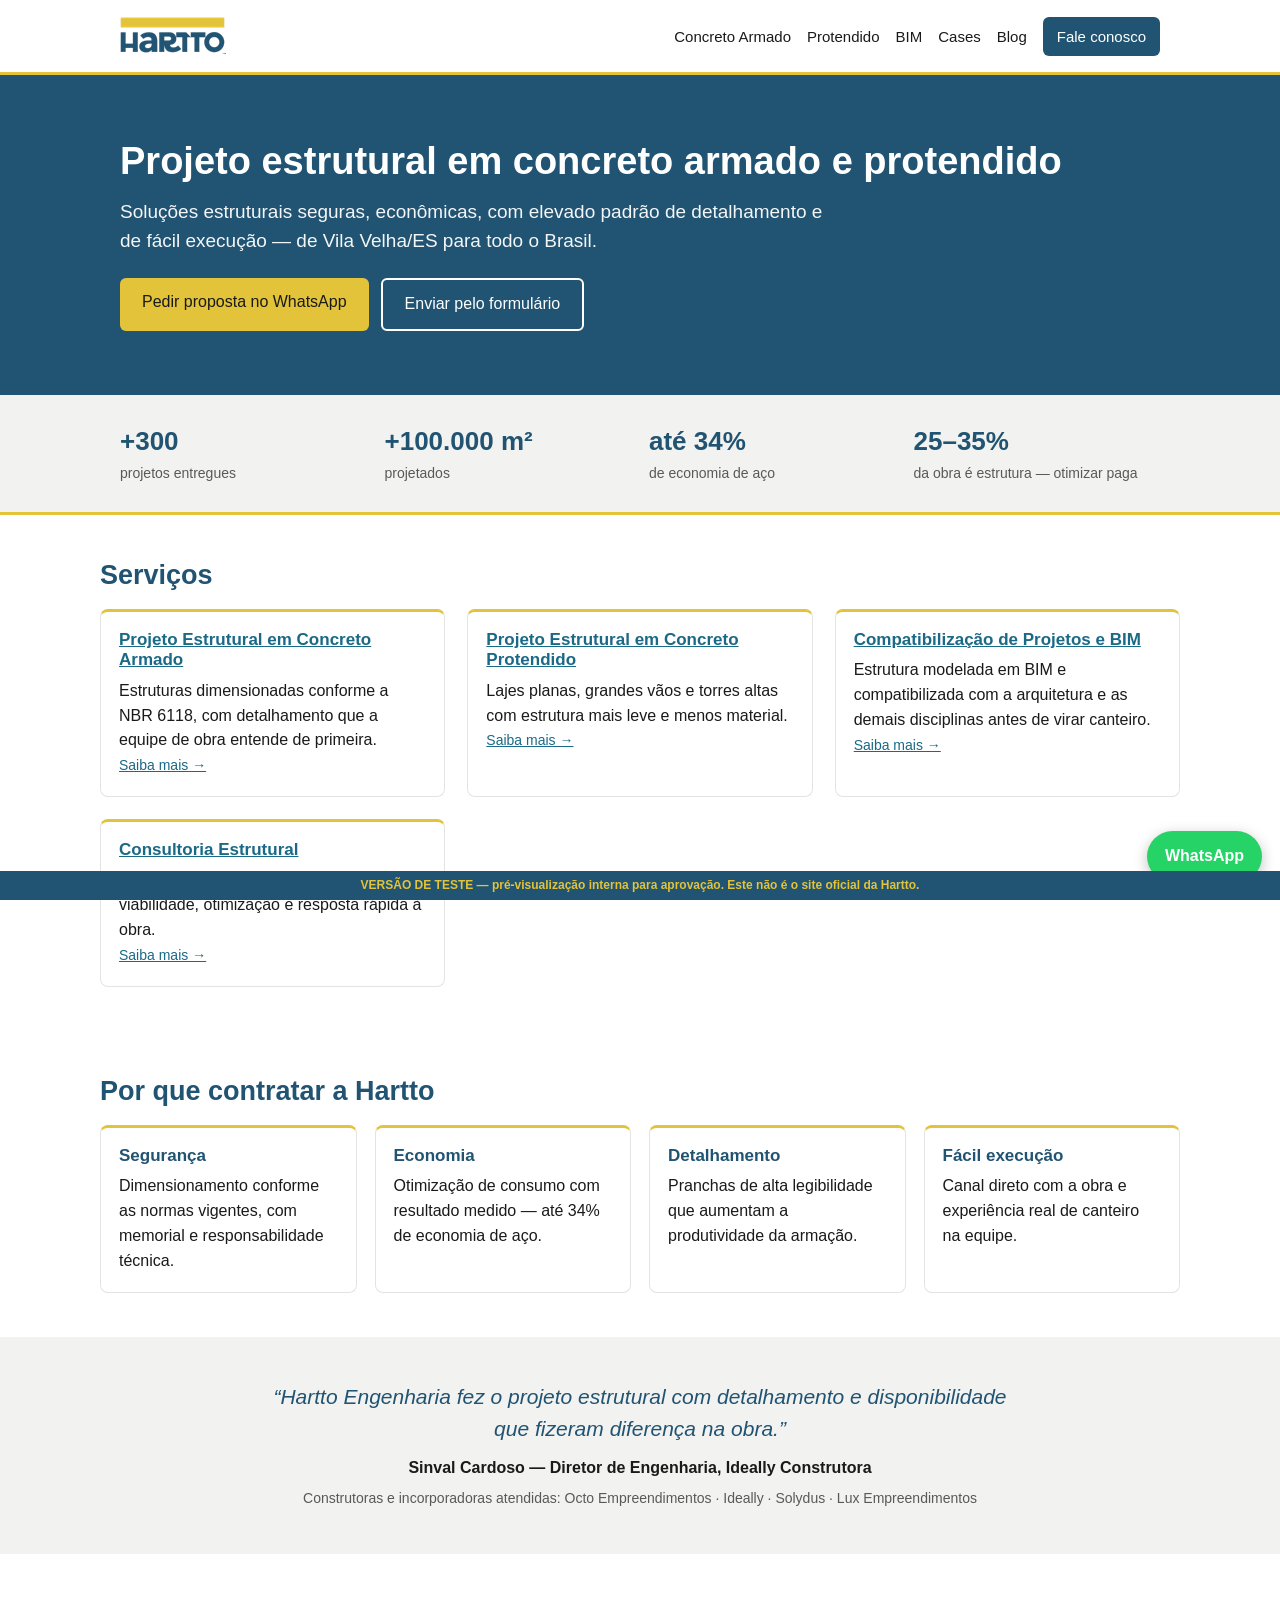
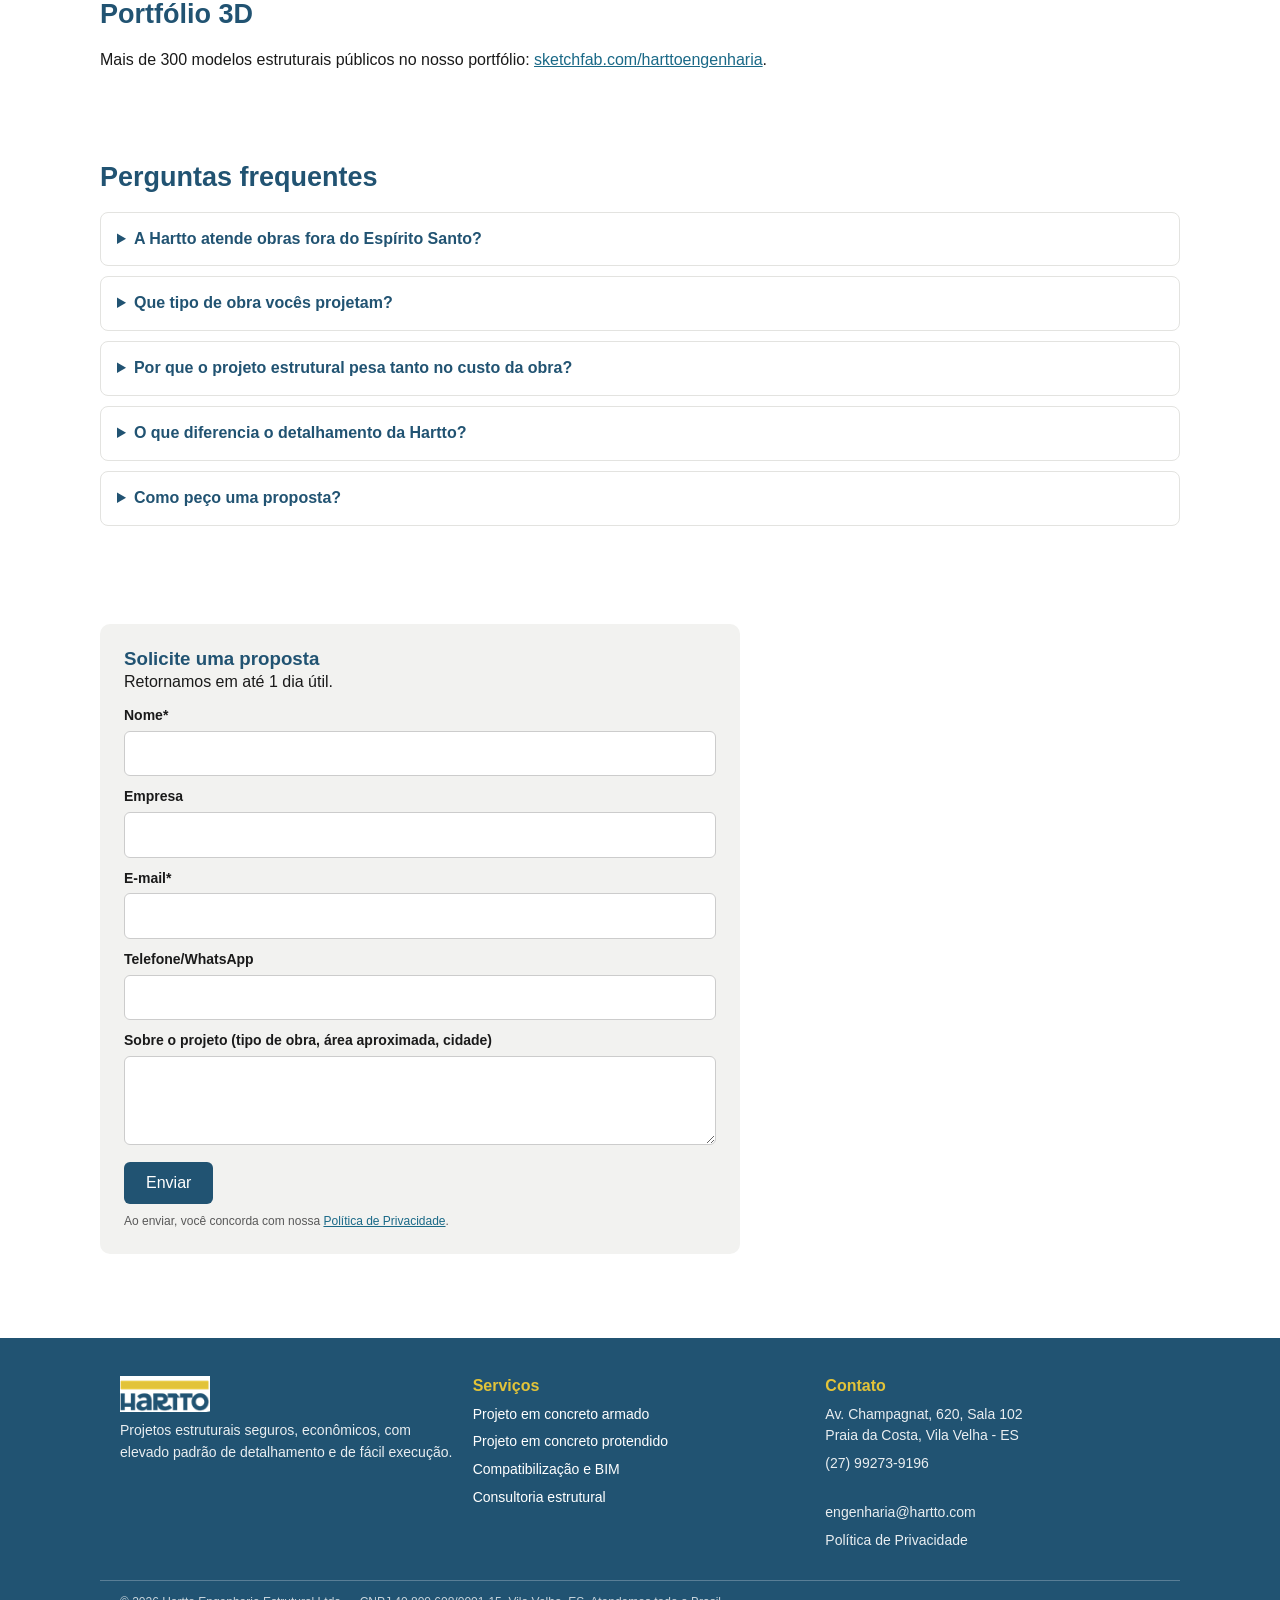
<file: index.html>
<!DOCTYPE html>
<html lang="pt-BR">
<head>
  <meta name="robots" content="noindex, nofollow">
<meta charset="UTF-8">
<meta name="viewport" content="width=device-width, initial-scale=1.0">
<title>Projeto Estrutural em Concreto Armado e Protendido | Hartto ES</title>
<meta name="description" content="Projetos estruturais em concreto armado e protendido. Detalhamento de alta precisão e economia de até 34% de aço. Vila Velha ES — atendemos todo o Brasil.">
<link rel="canonical" href="https://www.hartto.com/">
<meta property="og:type" content="website">
<meta property="og:title" content="Projeto Estrutural em Concreto Armado e Protendido | Hartto ES">
<meta property="og:description" content="Projetos estruturais em concreto armado e protendido. Detalhamento de alta precisão e economia de até 34% de aço. Vila Velha ES — atendemos todo o Brasil.">
<meta property="og:url" content="https://www.hartto.com/">
<meta property="og:image" content="https://www.hartto.com/assets/img/og-hartto.jpg?v=20260727">
<meta property="og:image:alt" content="Hartto Engenharia Estrutural — projeto estrutural em concreto armado e protendido">
<meta name="twitter:card" content="summary_large_image">
<link rel="stylesheet" href="assets/css/style.css?v=20260727">
<script type="application/ld+json">{"@context": "https://schema.org", "@type": "ProfessionalService", "name": "Hartto Engenharia Estrutural", "url": "https://www.hartto.com/", "email": "engenharia@hartto.com", "telephone": "+55-27-99273-9196", "image": "https://www.hartto.com/assets/img/og-hartto.jpg", "description": "Projetos estruturais em concreto armado e protendido, com desenvolvimento em BIM e detalhamento de alta precisão.", "address": {"@type": "PostalAddress", "streetAddress": "Av. Champagnat, 620, Sala 102, Praia da Costa", "addressLocality": "Vila Velha", "addressRegion": "ES", "postalCode": "29101-115", "addressCountry": "BR"}, "areaServed": ["Vila Velha", "Vitória", "Serra", "Guarapari", "Linhares", "Espírito Santo", "Brasil"], "sameAs": ["https://www.instagram.com/harttoeng/", "https://sketchfab.com/harttoengenharia/models"]}</script><script type="application/ld+json">{"@context": "https://schema.org", "@type": "FAQPage", "mainEntity": [{"@type": "Question", "name": "A Hartto atende obras fora do Espírito Santo?", "acceptedAnswer": {"@type": "Answer", "text": "Sim. O desenvolvimento é digital (BIM e reuniões remotas), com canal direto com a equipe de obra — atendemos construtoras e incorporadoras em todo o Brasil."}}, {"@type": "Question", "name": "Que tipo de obra vocês projetam?", "acceptedAnswer": {"@type": "Answer", "text": "Edifícios residenciais multifamiliares e comerciais, em concreto armado e protendido, do estudo de viabilidade ao apoio à execução."}}, {"@type": "Question", "name": "Por que o projeto estrutural pesa tanto no custo da obra?", "acceptedAnswer": {"@type": "Answer", "text": "A estrutura representa de 25% a 35% do custo total. Otimizar o projeto é a forma mais barata de economizar: cada quilo de aço e metro cúbico de concreto evitado sai do orçamento antes da obra começar."}}, {"@type": "Question", "name": "O que diferencia o detalhamento da Hartto?", "acceptedAnswer": {"@type": "Answer", "text": "Pranchas pensadas para quem executa: legibilidade, padronização e resposta ágil às dúvidas do canteiro — nosso mantra é que não adianta a conta certa com desenho ruim."}}, {"@type": "Question", "name": "Como peço uma proposta?", "acceptedAnswer": {"@type": "Answer", "text": "Pelo formulário do site ou WhatsApp. Com o projeto arquitetônico em mãos, devolvemos proposta objetiva com escopo, prazo e valor fechado."}}]}</script>
</head>
<body data-page="index.html">
<div style="position:fixed;bottom:0;left:0;right:0;background:#215372;color:#E2C339;text-align:center;padding:6px 10px;font:600 12px/1.4 -apple-system,Arial,sans-serif;z-index:99999;">VERSÃO DE TESTE — pré-visualização interna para aprovação. Este não é o site oficial da Hartto.</div>
<header class="topo">
  <div class="wrap nav">
    <a href="index.html" class="logo"><img src="assets/img/logo-hartto.png" alt="Hartto Engenharia Estrutural" width="106" height="42"></a>
    <nav aria-label="Principal">
      <a href="servicos/projeto-estrutural-concreto-armado.html">Concreto Armado</a>
      <a href="servicos/projeto-estrutural-concreto-protendido.html">Protendido</a>
      <a href="servicos/compatibilizacao-projetos-bim.html">BIM</a>
      <a href="cases.html">Cases</a>
      <a href="blog/index.html">Blog</a>
      <a href="contato.html" class="btn btn-sm">Fale conosco</a>
    </nav>
  </div>
</header>

<section class="hero"><div class="wrap">
  <h1>Projeto estrutural em concreto armado e protendido</h1>
  <p class="sub">Soluções estruturais seguras, econômicas, com elevado padrão de detalhamento e de fácil execução — de Vila Velha/ES para todo o Brasil.</p>
  <p class="ctas"><a class="btn" data-ev="click_whatsapp" target="_blank" rel="noopener" href="https://wa.me/5527992739196?text=Ol%C3%A1%21%20Quero%20uma%20proposta%20de%20projeto%20estrutural.">Pedir proposta no WhatsApp</a>
  <a class="btn btn-alt" href="#orcamento">Enviar pelo formulário</a></p>
</div></section>
<section class="numeros"><div class="wrap grid4">
  <div><strong>+300</strong><span>projetos entregues</span></div>
  <div><strong>+100.000 m²</strong><span>projetados</span></div>
  <div><strong>até 34%</strong><span>de economia de aço</span></div>
  <div><strong>25–35%</strong><span>da obra é estrutura — otimizar paga</span></div>
</div></section>
<section class="wrap sec" id="servicos"><h2>Serviços</h2><div class="grid2"><div class="card"><h3><a href="servicos/projeto-estrutural-concreto-armado.html">Projeto Estrutural em Concreto Armado</a></h3><p>Estruturas dimensionadas conforme a NBR 6118, com detalhamento que a equipe de obra entende de primeira.</p><a class="mais" href="servicos/projeto-estrutural-concreto-armado.html">Saiba mais →</a></div><div class="card"><h3><a href="servicos/projeto-estrutural-concreto-protendido.html">Projeto Estrutural em Concreto Protendido</a></h3><p>Lajes planas, grandes vãos e torres altas com estrutura mais leve e menos material.</p><a class="mais" href="servicos/projeto-estrutural-concreto-protendido.html">Saiba mais →</a></div><div class="card"><h3><a href="servicos/compatibilizacao-projetos-bim.html">Compatibilização de Projetos e BIM</a></h3><p>Estrutura modelada em BIM e compatibilizada com a arquitetura e as demais disciplinas antes de virar canteiro.</p><a class="mais" href="servicos/compatibilizacao-projetos-bim.html">Saiba mais →</a></div><div class="card"><h3><a href="servicos/consultoria-estrutural.html">Consultoria Estrutural</a></h3><p>Apoio técnico de quem viveu o canteiro: viabilidade, otimização e resposta rápida à obra.</p><a class="mais" href="servicos/consultoria-estrutural.html">Saiba mais →</a></div></div></section>
<section class="wrap sec"><h2>Por que contratar a Hartto</h2><div class="grid4">
  <div class="card"><h3>Segurança</h3><p>Dimensionamento conforme as normas vigentes, com memorial e responsabilidade técnica.</p></div>
  <div class="card"><h3>Economia</h3><p>Otimização de consumo com resultado medido — até 34% de economia de aço.</p></div>
  <div class="card"><h3>Detalhamento</h3><p>Pranchas de alta legibilidade que aumentam a produtividade da armação.</p></div>
  <div class="card"><h3>Fácil execução</h3><p>Canal direto com a obra e experiência real de canteiro na equipe.</p></div>
</div></section>
<section class="depo"><div class="wrap">
  <blockquote>“Hartto Engenharia fez o projeto estrutural com detalhamento e disponibilidade que fizeram diferença na obra.”</blockquote>
  <p class="autor">Sinval Cardoso — Diretor de Engenharia, Ideally Construtora</p>
  <p class="clientes">Construtoras e incorporadoras atendidas: Octo Empreendimentos · Ideally · Solydus · Lux Empreendimentos</p>
</div></section>
<section class="wrap sec"><h2>Portfólio 3D</h2><p>Mais de 300 modelos estruturais públicos no nosso portfólio: <a href="https://sketchfab.com/harttoengenharia/models" target="_blank" rel="noopener">sketchfab.com/harttoengenharia</a>.</p></section>
<section class="wrap sec"><h2>Perguntas frequentes</h2><details><summary>A Hartto atende obras fora do Espírito Santo?</summary><p>Sim. O desenvolvimento é digital (BIM e reuniões remotas), com canal direto com a equipe de obra — atendemos construtoras e incorporadoras em todo o Brasil.</p></details><details><summary>Que tipo de obra vocês projetam?</summary><p>Edifícios residenciais multifamiliares e comerciais, em concreto armado e protendido, do estudo de viabilidade ao apoio à execução.</p></details><details><summary>Por que o projeto estrutural pesa tanto no custo da obra?</summary><p>A estrutura representa de 25% a 35% do custo total. Otimizar o projeto é a forma mais barata de economizar: cada quilo de aço e metro cúbico de concreto evitado sai do orçamento antes da obra começar.</p></details><details><summary>O que diferencia o detalhamento da Hartto?</summary><p>Pranchas pensadas para quem executa: legibilidade, padronização e resposta ágil às dúvidas do canteiro — nosso mantra é que não adianta a conta certa com desenho ruim.</p></details><details><summary>Como peço uma proposta?</summary><p>Pelo formulário do site ou WhatsApp. Com o projeto arquitetônico em mãos, devolvemos proposta objetiva com escopo, prazo e valor fechado.</p></details></section>
<section class="wrap sec">
<div class="form-box" id="orcamento">
  <h3>Solicite uma proposta</h3>
  <p>Retornamos em até 1 dia útil.</p>
  <form action="https://api.web3forms.com/submit" method="POST">
    <input type="hidden" name="access_key" value="COLOQUE_AQUI_A_CHAVE_WEB3FORMS">
    <input type="hidden" name="subject" value="Novo lead (Home) — hartto.com">
    <input type="hidden" name="origem" value="index.html">
    <input type="hidden" name="servico" value="Home">
    <input type="hidden" name="redirect" value="https://www.hartto.com/obrigado.html">
    <input type="checkbox" name="botcheck" class="hp" style="display:none" tabindex="-1" autocomplete="off">
    <label>Nome*<input type="text" name="name" required></label>
    <label>Empresa<input type="text" name="empresa"></label>
    <label>E-mail*<input type="email" name="email" required></label>
    <label>Telefone/WhatsApp<input type="tel" name="telefone"></label>
    <label>Sobre o projeto (tipo de obra, área aproximada, cidade)<textarea name="message" rows="3"></textarea></label>
    <button type="submit" class="btn" data-ev="form_submit">Enviar</button>
    <p class="mini">Ao enviar, você concorda com nossa <a href="https://www.hartto.com/privacidade">Política de Privacidade</a>.</p>
  </form>
</div>
</section>

<footer class="rodape">
  <div class="wrap grid3">
    <div>
      <img src="assets/img/logo-hartto.png" alt="Hartto" width="90" height="36">
      <p>Projetos estruturais seguros, econômicos, com elevado padrão de detalhamento e de fácil execução.</p>
    </div>
    <div>
      <h4>Serviços</h4>
      <a href="servicos/projeto-estrutural-concreto-armado.html">Projeto em concreto armado</a>
      <a href="servicos/projeto-estrutural-concreto-protendido.html">Projeto em concreto protendido</a>
      <a href="servicos/compatibilizacao-projetos-bim.html">Compatibilização e BIM</a>
      <a href="servicos/consultoria-estrutural.html">Consultoria estrutural</a>
    </div>
    <div>
      <h4>Contato</h4>
      <p>Av. Champagnat, 620, Sala 102<br>Praia da Costa, Vila Velha - ES</p>
      <p><a href="tel:+555527992739196" data-ev="click_phone">(27) 99273-9196</a><br>
      <a href="mailto:engenharia@hartto.com" data-ev="click_email">engenharia@hartto.com</a></p>
      <p><a href="privacidade">Política de Privacidade</a></p>
    </div>
  </div>
  <div class="wrap legal"><p>© 2026 Hartto Engenharia Estrutural Ltda — CNPJ 40.800.608/0001-15. Vila Velha, ES. Atendemos todo o Brasil.</p></div>
</footer>
<a class="zap-flutuante" data-ev="click_whatsapp" href="https://wa.me/5527992739196?text=Ol%C3%A1%21%20Vim%20pelo%20site%20da%20Hartto%20e%20gostaria%20de%20falar%20sobre%20um%20projeto%20estrutural." target="_blank" rel="noopener" aria-label="WhatsApp">WhatsApp</a>
<script src="assets/js/main.js?v=20260727"></script>
</body>
</html>
</file>
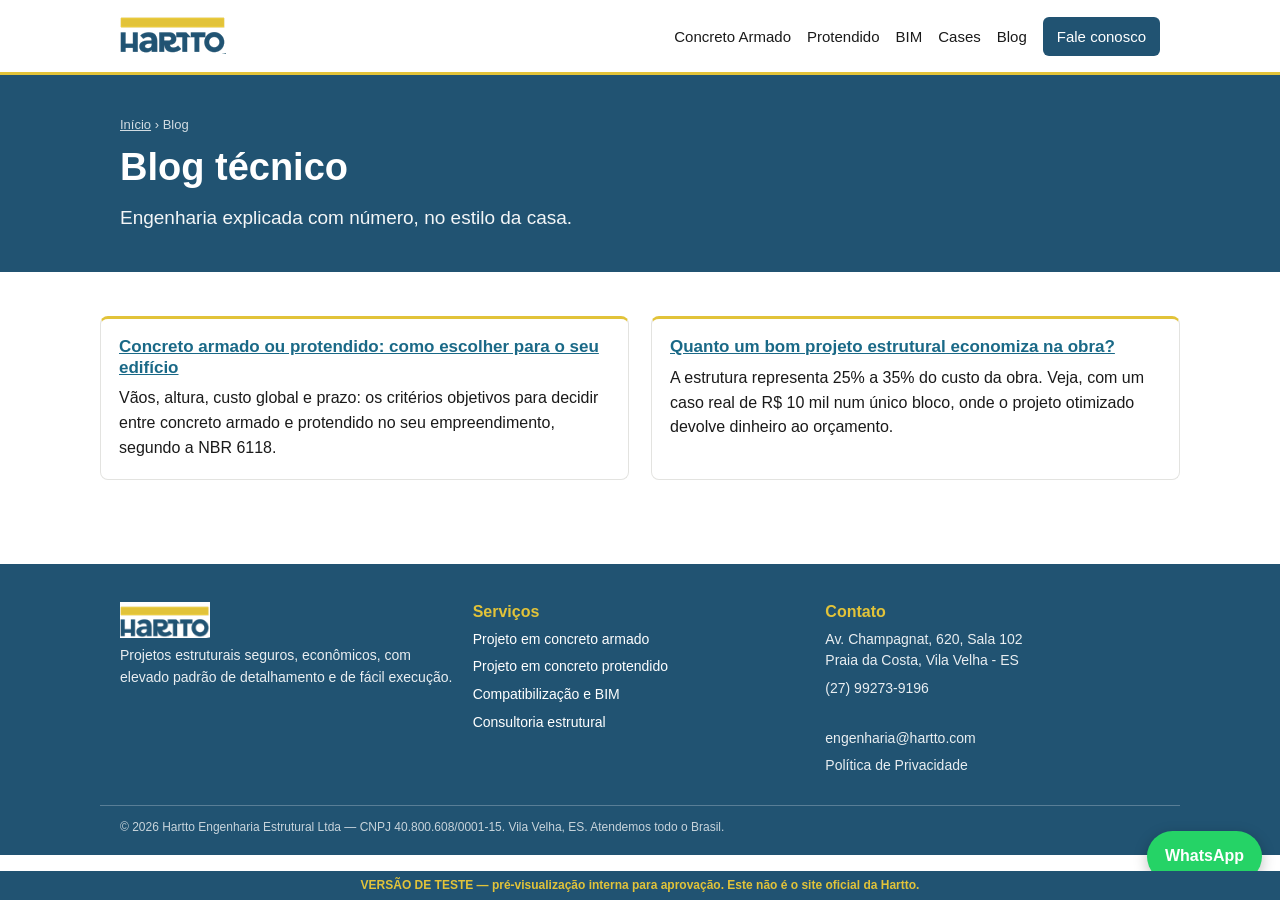
<file: blog/index.html>
<!DOCTYPE html>
<html lang="pt-BR">
<head>
  <meta name="robots" content="noindex, nofollow">
<meta charset="UTF-8">
<meta name="viewport" content="width=device-width, initial-scale=1.0">
<title>Blog técnico de engenharia estrutural | Hartto</title>
<meta name="description" content="Artigos técnicos sobre projeto estrutural, concreto armado e protendido, escritos pela equipe da Hartto Engenharia Estrutural.">
<link rel="canonical" href="https://www.hartto.com/blog/index.html">
<meta property="og:type" content="website">
<meta property="og:title" content="Blog técnico de engenharia estrutural | Hartto">
<meta property="og:description" content="Artigos técnicos sobre projeto estrutural, concreto armado e protendido, escritos pela equipe da Hartto Engenharia Estrutural.">
<meta property="og:url" content="https://www.hartto.com/blog/index.html">
<meta property="og:image" content="https://www.hartto.com/assets/img/og-hartto.jpg?v=20260727">
<meta property="og:image:alt" content="Hartto Engenharia Estrutural — projeto estrutural em concreto armado e protendido">
<meta name="twitter:card" content="summary_large_image">
<link rel="stylesheet" href="../assets/css/style.css?v=20260727">
<script type="application/ld+json">{"@context": "https://schema.org", "@type": "CollectionPage", "name": "Blog Hartto", "url": "https://www.hartto.com/blog/index.html"}</script>
</head>
<body data-page="blog/index.html">
<div style="position:fixed;bottom:0;left:0;right:0;background:#215372;color:#E2C339;text-align:center;padding:6px 10px;font:600 12px/1.4 -apple-system,Arial,sans-serif;z-index:99999;">VERSÃO DE TESTE — pré-visualização interna para aprovação. Este não é o site oficial da Hartto.</div>
<header class="topo">
  <div class="wrap nav">
    <a href="../index.html" class="logo"><img src="../assets/img/logo-hartto.png" alt="Hartto Engenharia Estrutural" width="106" height="42"></a>
    <nav aria-label="Principal">
      <a href="../servicos/projeto-estrutural-concreto-armado.html">Concreto Armado</a>
      <a href="../servicos/projeto-estrutural-concreto-protendido.html">Protendido</a>
      <a href="../servicos/compatibilizacao-projetos-bim.html">BIM</a>
      <a href="../cases.html">Cases</a>
      <a href="../blog/index.html">Blog</a>
      <a href="../contato.html" class="btn btn-sm">Fale conosco</a>
    </nav>
  </div>
</header>
<section class="hero hero-int"><div class="wrap"><p class="bc"><a href="../index.html">Início</a> › Blog</p>
<h1>Blog técnico</h1><p class="sub">Engenharia explicada com número, no estilo da casa.</p></div></section>
<section class="wrap sec"><div class="grid2"><div class="card"><h3><a href="concreto-armado-ou-protendido-como-escolher.html">Concreto armado ou protendido: como escolher para o seu edifício</a></h3><p>Vãos, altura, custo global e prazo: os critérios objetivos para decidir entre concreto armado e protendido no seu empreendimento, segundo a NBR 6118.</p></div><div class="card"><h3><a href="quanto-o-projeto-estrutural-economiza-na-obra.html">Quanto um bom projeto estrutural economiza na obra?</a></h3><p>A estrutura representa 25% a 35% do custo da obra. Veja, com um caso real de R$ 10 mil num único bloco, onde o projeto otimizado devolve dinheiro ao orçamento.</p></div></div></section>
<footer class="rodape">
  <div class="wrap grid3">
    <div>
      <img src="../assets/img/logo-hartto.png" alt="Hartto" width="90" height="36">
      <p>Projetos estruturais seguros, econômicos, com elevado padrão de detalhamento e de fácil execução.</p>
    </div>
    <div>
      <h4>Serviços</h4>
      <a href="../servicos/projeto-estrutural-concreto-armado.html">Projeto em concreto armado</a>
      <a href="../servicos/projeto-estrutural-concreto-protendido.html">Projeto em concreto protendido</a>
      <a href="../servicos/compatibilizacao-projetos-bim.html">Compatibilização e BIM</a>
      <a href="../servicos/consultoria-estrutural.html">Consultoria estrutural</a>
    </div>
    <div>
      <h4>Contato</h4>
      <p>Av. Champagnat, 620, Sala 102<br>Praia da Costa, Vila Velha - ES</p>
      <p><a href="tel:+555527992739196" data-ev="click_phone">(27) 99273-9196</a><br>
      <a href="mailto:engenharia@hartto.com" data-ev="click_email">engenharia@hartto.com</a></p>
      <p><a href="../privacidade">Política de Privacidade</a></p>
    </div>
  </div>
  <div class="wrap legal"><p>© 2026 Hartto Engenharia Estrutural Ltda — CNPJ 40.800.608/0001-15. Vila Velha, ES. Atendemos todo o Brasil.</p></div>
</footer>
<a class="zap-flutuante" data-ev="click_whatsapp" href="https://wa.me/5527992739196?text=Ol%C3%A1%21%20Vim%20pelo%20site%20da%20Hartto%20e%20gostaria%20de%20falar%20sobre%20um%20projeto%20estrutural." target="_blank" rel="noopener" aria-label="WhatsApp">WhatsApp</a>
<script src="../assets/js/main.js?v=20260727"></script>
</body>
</html>
</file>
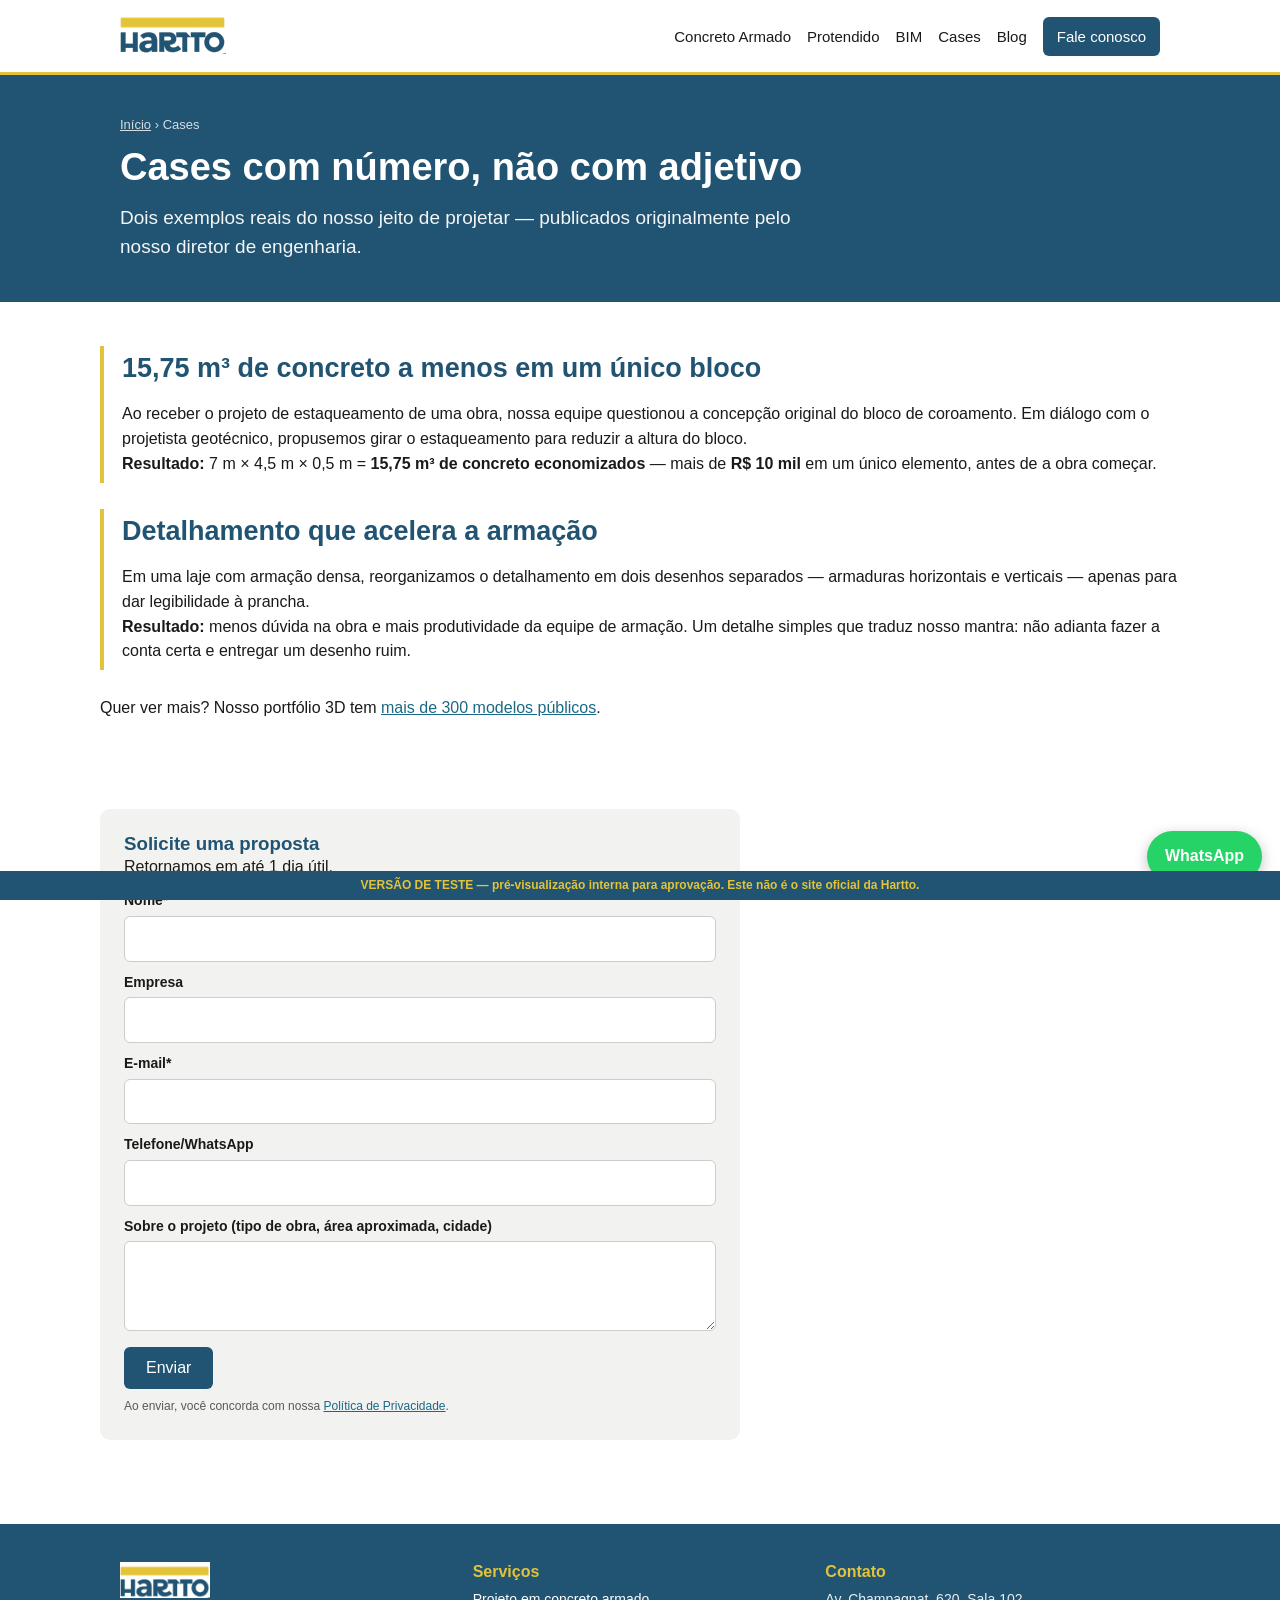
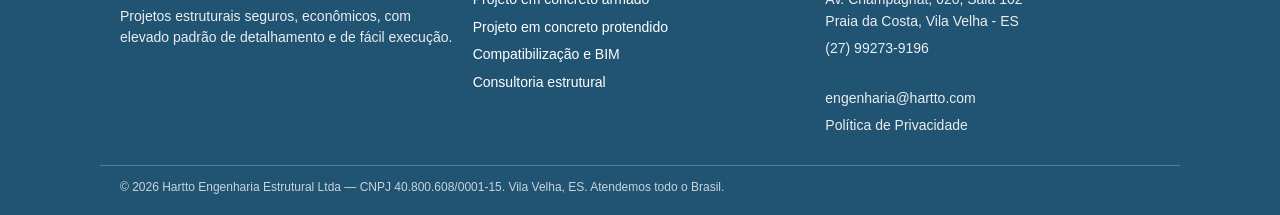
<file: cases.html>
<!DOCTYPE html>
<html lang="pt-BR">
<head>
  <meta name="robots" content="noindex, nofollow">
<meta charset="UTF-8">
<meta name="viewport" content="width=device-width, initial-scale=1.0">
<title>Cases de Projeto Estrutural com Resultados | Hartto</title>
<meta name="description" content="Cases reais de otimização estrutural: 15,75 m³ de concreto economizados num único bloco e detalhamento que acelera a armação. Veja como a Hartto projeta.">
<link rel="canonical" href="https://www.hartto.com/cases.html">
<meta property="og:type" content="website">
<meta property="og:title" content="Cases de Projeto Estrutural com Resultados | Hartto">
<meta property="og:description" content="Cases reais de otimização estrutural: 15,75 m³ de concreto economizados num único bloco e detalhamento que acelera a armação. Veja como a Hartto projeta.">
<meta property="og:url" content="https://www.hartto.com/cases.html">
<meta property="og:image" content="https://www.hartto.com/assets/img/og-hartto.jpg?v=20260727">
<meta property="og:image:alt" content="Hartto Engenharia Estrutural — projeto estrutural em concreto armado e protendido">
<meta name="twitter:card" content="summary_large_image">
<link rel="stylesheet" href="assets/css/style.css?v=20260727">
<script type="application/ld+json">{"@context": "https://schema.org", "@type": "BreadcrumbList", "itemListElement": [{"@type": "ListItem", "position": 1, "name": "Início", "item": "https://www.hartto.com/"}, {"@type": "ListItem", "position": 2, "name": "Cases", "item": "https://www.hartto.com/cases.html"}]}</script>
</head>
<body data-page="cases.html">
<div style="position:fixed;bottom:0;left:0;right:0;background:#215372;color:#E2C339;text-align:center;padding:6px 10px;font:600 12px/1.4 -apple-system,Arial,sans-serif;z-index:99999;">VERSÃO DE TESTE — pré-visualização interna para aprovação. Este não é o site oficial da Hartto.</div>
<header class="topo">
  <div class="wrap nav">
    <a href="index.html" class="logo"><img src="assets/img/logo-hartto.png" alt="Hartto Engenharia Estrutural" width="106" height="42"></a>
    <nav aria-label="Principal">
      <a href="servicos/projeto-estrutural-concreto-armado.html">Concreto Armado</a>
      <a href="servicos/projeto-estrutural-concreto-protendido.html">Protendido</a>
      <a href="servicos/compatibilizacao-projetos-bim.html">BIM</a>
      <a href="cases.html">Cases</a>
      <a href="blog/index.html">Blog</a>
      <a href="contato.html" class="btn btn-sm">Fale conosco</a>
    </nav>
  </div>
</header>

<section class="hero hero-int"><div class="wrap">
  <p class="bc"><a href="index.html">Início</a> › Cases</p>
  <h1>Cases com número, não com adjetivo</h1>
  <p class="sub">Dois exemplos reais do nosso jeito de projetar — publicados originalmente pelo nosso diretor de engenharia.</p>
</div></section>
<section class="wrap sec">
  <article class="case">
    <h2>15,75 m³ de concreto a menos em um único bloco</h2>
    <p>Ao receber o projeto de estaqueamento de uma obra, nossa equipe questionou a concepção original do bloco de coroamento. Em diálogo com o projetista geotécnico, propusemos girar o estaqueamento para reduzir a altura do bloco.</p>
    <p><strong>Resultado:</strong> 7 m × 4,5 m × 0,5 m = <strong>15,75 m³ de concreto economizados</strong> — mais de <strong>R$ 10 mil</strong> em um único elemento, antes de a obra começar.</p>
  </article>
  <article class="case">
    <h2>Detalhamento que acelera a armação</h2>
    <p>Em uma laje com armação densa, reorganizamos o detalhamento em dois desenhos separados — armaduras horizontais e verticais — apenas para dar legibilidade à prancha.</p>
    <p><strong>Resultado:</strong> menos dúvida na obra e mais produtividade da equipe de armação. Um detalhe simples que traduz nosso mantra: não adianta fazer a conta certa e entregar um desenho ruim.</p>
  </article>
  <p>Quer ver mais? Nosso portfólio 3D tem <a href="https://sketchfab.com/harttoengenharia/models" target="_blank" rel="noopener">mais de 300 modelos públicos</a>.</p>
</section>
<section class="wrap sec">
<div class="form-box" id="orcamento">
  <h3>Solicite uma proposta</h3>
  <p>Retornamos em até 1 dia útil.</p>
  <form action="https://api.web3forms.com/submit" method="POST">
    <input type="hidden" name="access_key" value="COLOQUE_AQUI_A_CHAVE_WEB3FORMS">
    <input type="hidden" name="subject" value="Novo lead (Cases) — hartto.com">
    <input type="hidden" name="origem" value="cases.html">
    <input type="hidden" name="servico" value="Cases">
    <input type="hidden" name="redirect" value="https://www.hartto.com/obrigado.html">
    <input type="checkbox" name="botcheck" class="hp" style="display:none" tabindex="-1" autocomplete="off">
    <label>Nome*<input type="text" name="name" required></label>
    <label>Empresa<input type="text" name="empresa"></label>
    <label>E-mail*<input type="email" name="email" required></label>
    <label>Telefone/WhatsApp<input type="tel" name="telefone"></label>
    <label>Sobre o projeto (tipo de obra, área aproximada, cidade)<textarea name="message" rows="3"></textarea></label>
    <button type="submit" class="btn" data-ev="form_submit">Enviar</button>
    <p class="mini">Ao enviar, você concorda com nossa <a href="https://www.hartto.com/privacidade">Política de Privacidade</a>.</p>
  </form>
</div>
</section>

<footer class="rodape">
  <div class="wrap grid3">
    <div>
      <img src="assets/img/logo-hartto.png" alt="Hartto" width="90" height="36">
      <p>Projetos estruturais seguros, econômicos, com elevado padrão de detalhamento e de fácil execução.</p>
    </div>
    <div>
      <h4>Serviços</h4>
      <a href="servicos/projeto-estrutural-concreto-armado.html">Projeto em concreto armado</a>
      <a href="servicos/projeto-estrutural-concreto-protendido.html">Projeto em concreto protendido</a>
      <a href="servicos/compatibilizacao-projetos-bim.html">Compatibilização e BIM</a>
      <a href="servicos/consultoria-estrutural.html">Consultoria estrutural</a>
    </div>
    <div>
      <h4>Contato</h4>
      <p>Av. Champagnat, 620, Sala 102<br>Praia da Costa, Vila Velha - ES</p>
      <p><a href="tel:+555527992739196" data-ev="click_phone">(27) 99273-9196</a><br>
      <a href="mailto:engenharia@hartto.com" data-ev="click_email">engenharia@hartto.com</a></p>
      <p><a href="privacidade">Política de Privacidade</a></p>
    </div>
  </div>
  <div class="wrap legal"><p>© 2026 Hartto Engenharia Estrutural Ltda — CNPJ 40.800.608/0001-15. Vila Velha, ES. Atendemos todo o Brasil.</p></div>
</footer>
<a class="zap-flutuante" data-ev="click_whatsapp" href="https://wa.me/5527992739196?text=Ol%C3%A1%21%20Vim%20pelo%20site%20da%20Hartto%20e%20gostaria%20de%20falar%20sobre%20um%20projeto%20estrutural." target="_blank" rel="noopener" aria-label="WhatsApp">WhatsApp</a>
<script src="assets/js/main.js?v=20260727"></script>
</body>
</html>
</file>
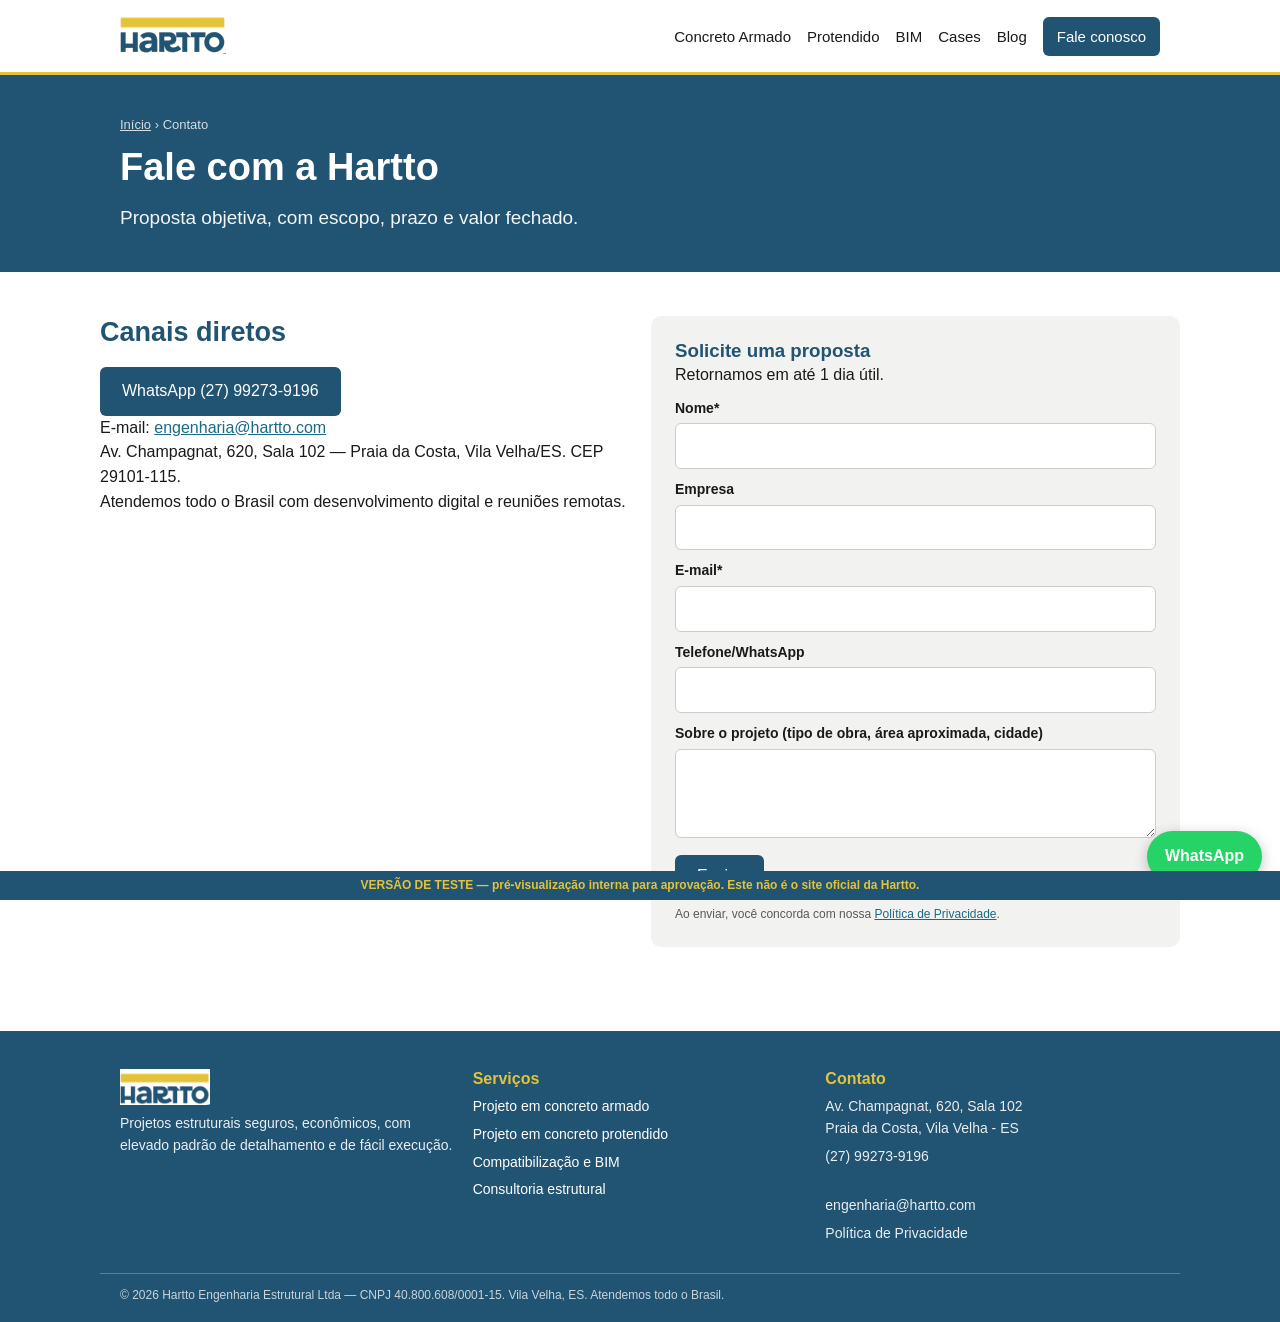
<file: contato.html>
<!DOCTYPE html>
<html lang="pt-BR">
<head>
  <meta name="robots" content="noindex, nofollow">
<meta charset="UTF-8">
<meta name="viewport" content="width=device-width, initial-scale=1.0">
<title>Contato | Hartto Engenharia Estrutural — Vila Velha ES</title>
<meta name="description" content="Fale com a Hartto: WhatsApp (27) 99273-9196, engenharia@hartto.com. Av. Champagnat 620, Vila Velha ES. Proposta objetiva para seu projeto estrutural.">
<link rel="canonical" href="https://www.hartto.com/contato.html">
<meta property="og:type" content="website">
<meta property="og:title" content="Contato | Hartto Engenharia Estrutural — Vila Velha ES">
<meta property="og:description" content="Fale com a Hartto: WhatsApp (27) 99273-9196, engenharia@hartto.com. Av. Champagnat 620, Vila Velha ES. Proposta objetiva para seu projeto estrutural.">
<meta property="og:url" content="https://www.hartto.com/contato.html">
<meta property="og:image" content="https://www.hartto.com/assets/img/og-hartto.jpg?v=20260727">
<meta property="og:image:alt" content="Hartto Engenharia Estrutural — projeto estrutural em concreto armado e protendido">
<meta name="twitter:card" content="summary_large_image">
<link rel="stylesheet" href="assets/css/style.css?v=20260727">
<script type="application/ld+json">{"@context": "https://schema.org", "@type": "ContactPage", "name": "Contato Hartto", "url": "https://www.hartto.com/contato.html"}</script>
</head>
<body data-page="contato.html">
<div style="position:fixed;bottom:0;left:0;right:0;background:#215372;color:#E2C339;text-align:center;padding:6px 10px;font:600 12px/1.4 -apple-system,Arial,sans-serif;z-index:99999;">VERSÃO DE TESTE — pré-visualização interna para aprovação. Este não é o site oficial da Hartto.</div>
<header class="topo">
  <div class="wrap nav">
    <a href="index.html" class="logo"><img src="assets/img/logo-hartto.png" alt="Hartto Engenharia Estrutural" width="106" height="42"></a>
    <nav aria-label="Principal">
      <a href="servicos/projeto-estrutural-concreto-armado.html">Concreto Armado</a>
      <a href="servicos/projeto-estrutural-concreto-protendido.html">Protendido</a>
      <a href="servicos/compatibilizacao-projetos-bim.html">BIM</a>
      <a href="cases.html">Cases</a>
      <a href="blog/index.html">Blog</a>
      <a href="contato.html" class="btn btn-sm">Fale conosco</a>
    </nav>
  </div>
</header>

<section class="hero hero-int"><div class="wrap">
  <p class="bc"><a href="index.html">Início</a> › Contato</p>
  <h1>Fale com a Hartto</h1>
  <p class="sub">Proposta objetiva, com escopo, prazo e valor fechado.</p>
</div></section>
<section class="wrap sec grid2">
  <div>
    <h2>Canais diretos</h2>
    <p><a class="btn" data-ev="click_whatsapp" target="_blank" rel="noopener" href="https://wa.me/5527992739196?text=Ol%C3%A1%21%20Quero%20falar%20com%20a%20Hartto%20sobre%20um%20projeto.">WhatsApp (27) 99273-9196</a></p>
    <p>E-mail: <a href="mailto:engenharia@hartto.com" data-ev="click_email">engenharia@hartto.com</a></p>
    <p>Av. Champagnat, 620, Sala 102 — Praia da Costa, Vila Velha/ES. CEP 29101-115.</p>
    <p>Atendemos todo o Brasil com desenvolvimento digital e reuniões remotas.</p>
  </div>
  <div>
<div class="form-box" id="orcamento">
  <h3>Solicite uma proposta</h3>
  <p>Retornamos em até 1 dia útil.</p>
  <form action="https://api.web3forms.com/submit" method="POST">
    <input type="hidden" name="access_key" value="COLOQUE_AQUI_A_CHAVE_WEB3FORMS">
    <input type="hidden" name="subject" value="Novo lead (Contato) — hartto.com">
    <input type="hidden" name="origem" value="contato.html">
    <input type="hidden" name="servico" value="Contato">
    <input type="hidden" name="redirect" value="https://www.hartto.com/obrigado.html">
    <input type="checkbox" name="botcheck" class="hp" style="display:none" tabindex="-1" autocomplete="off">
    <label>Nome*<input type="text" name="name" required></label>
    <label>Empresa<input type="text" name="empresa"></label>
    <label>E-mail*<input type="email" name="email" required></label>
    <label>Telefone/WhatsApp<input type="tel" name="telefone"></label>
    <label>Sobre o projeto (tipo de obra, área aproximada, cidade)<textarea name="message" rows="3"></textarea></label>
    <button type="submit" class="btn" data-ev="form_submit">Enviar</button>
    <p class="mini">Ao enviar, você concorda com nossa <a href="https://www.hartto.com/privacidade">Política de Privacidade</a>.</p>
  </form>
</div>
</div>
</section>

<footer class="rodape">
  <div class="wrap grid3">
    <div>
      <img src="assets/img/logo-hartto.png" alt="Hartto" width="90" height="36">
      <p>Projetos estruturais seguros, econômicos, com elevado padrão de detalhamento e de fácil execução.</p>
    </div>
    <div>
      <h4>Serviços</h4>
      <a href="servicos/projeto-estrutural-concreto-armado.html">Projeto em concreto armado</a>
      <a href="servicos/projeto-estrutural-concreto-protendido.html">Projeto em concreto protendido</a>
      <a href="servicos/compatibilizacao-projetos-bim.html">Compatibilização e BIM</a>
      <a href="servicos/consultoria-estrutural.html">Consultoria estrutural</a>
    </div>
    <div>
      <h4>Contato</h4>
      <p>Av. Champagnat, 620, Sala 102<br>Praia da Costa, Vila Velha - ES</p>
      <p><a href="tel:+555527992739196" data-ev="click_phone">(27) 99273-9196</a><br>
      <a href="mailto:engenharia@hartto.com" data-ev="click_email">engenharia@hartto.com</a></p>
      <p><a href="privacidade">Política de Privacidade</a></p>
    </div>
  </div>
  <div class="wrap legal"><p>© 2026 Hartto Engenharia Estrutural Ltda — CNPJ 40.800.608/0001-15. Vila Velha, ES. Atendemos todo o Brasil.</p></div>
</footer>
<a class="zap-flutuante" data-ev="click_whatsapp" href="https://wa.me/5527992739196?text=Ol%C3%A1%21%20Vim%20pelo%20site%20da%20Hartto%20e%20gostaria%20de%20falar%20sobre%20um%20projeto%20estrutural." target="_blank" rel="noopener" aria-label="WhatsApp">WhatsApp</a>
<script src="assets/js/main.js?v=20260727"></script>
</body>
</html>
</file>
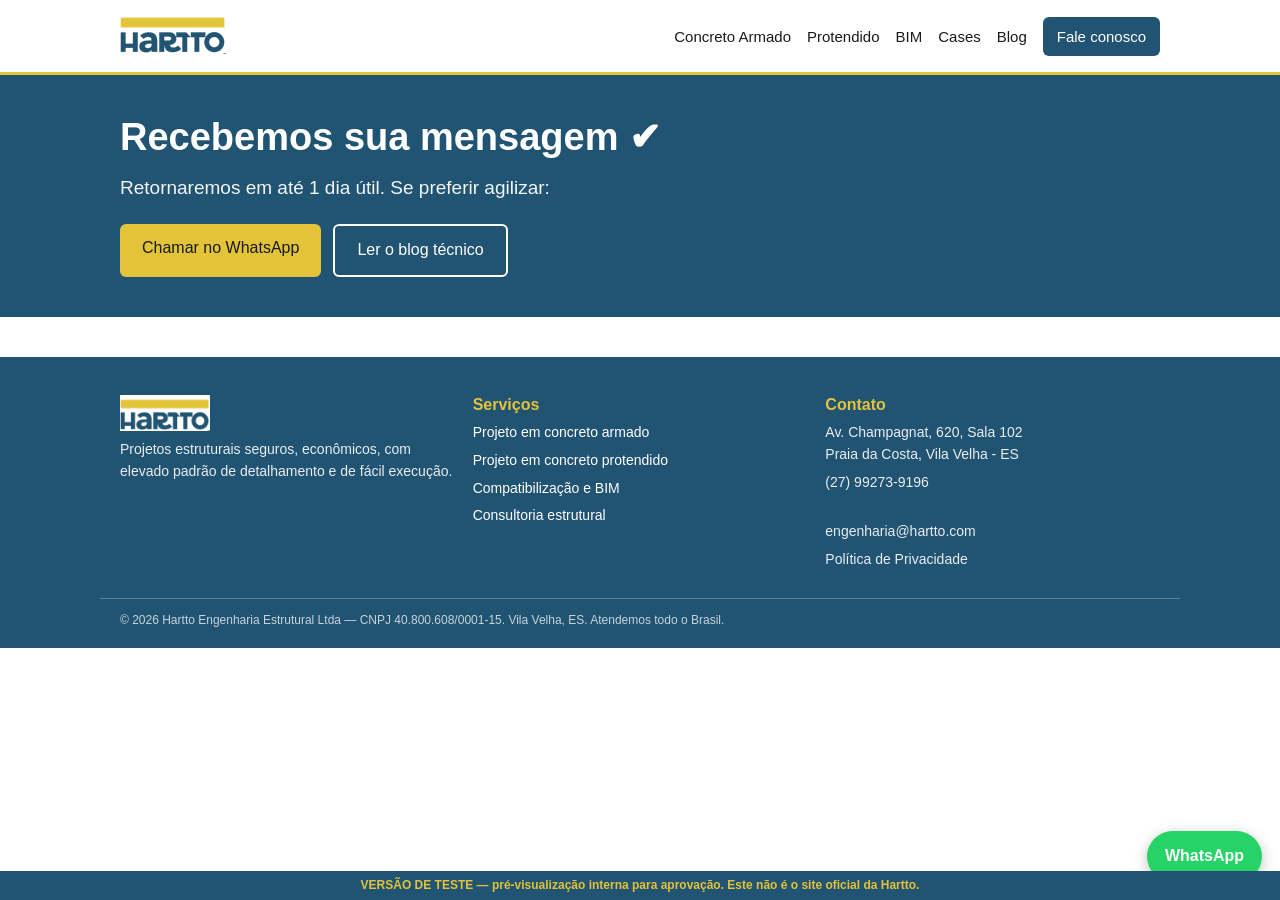
<file: obrigado.html>
<!DOCTYPE html>
<html lang="pt-BR">
<head>
  <meta name="robots" content="noindex, nofollow">
<meta charset="UTF-8">
<meta name="viewport" content="width=device-width, initial-scale=1.0">
<title>Recebemos sua mensagem | Hartto</title>
<meta name="description" content="Recebemos sua mensagem e retornaremos em até 1 dia útil.">
<meta name="robots" content="noindex, follow">
<link rel="canonical" href="https://www.hartto.com/obrigado.html">
<meta property="og:type" content="website">
<meta property="og:title" content="Recebemos sua mensagem | Hartto">
<meta property="og:description" content="Recebemos sua mensagem e retornaremos em até 1 dia útil.">
<meta property="og:url" content="https://www.hartto.com/obrigado.html">
<meta property="og:image" content="https://www.hartto.com/assets/img/og-hartto.jpg?v=20260727">
<meta property="og:image:alt" content="Hartto Engenharia Estrutural — projeto estrutural em concreto armado e protendido">
<meta name="twitter:card" content="summary_large_image">
<link rel="stylesheet" href="assets/css/style.css?v=20260727">

</head>
<body data-page="obrigado.html">
<div style="position:fixed;bottom:0;left:0;right:0;background:#215372;color:#E2C339;text-align:center;padding:6px 10px;font:600 12px/1.4 -apple-system,Arial,sans-serif;z-index:99999;">VERSÃO DE TESTE — pré-visualização interna para aprovação. Este não é o site oficial da Hartto.</div>
<header class="topo">
  <div class="wrap nav">
    <a href="index.html" class="logo"><img src="assets/img/logo-hartto.png" alt="Hartto Engenharia Estrutural" width="106" height="42"></a>
    <nav aria-label="Principal">
      <a href="servicos/projeto-estrutural-concreto-armado.html">Concreto Armado</a>
      <a href="servicos/projeto-estrutural-concreto-protendido.html">Protendido</a>
      <a href="servicos/compatibilizacao-projetos-bim.html">BIM</a>
      <a href="cases.html">Cases</a>
      <a href="blog/index.html">Blog</a>
      <a href="contato.html" class="btn btn-sm">Fale conosco</a>
    </nav>
  </div>
</header>
<section class="hero hero-int"><div class="wrap"><h1>Recebemos sua mensagem ✔</h1>
<p class="sub">Retornaremos em até 1 dia útil. Se preferir agilizar:</p>
<p class="ctas"><a class="btn" data-ev="click_whatsapp" target="_blank" rel="noopener" href="https://wa.me/5527992739196?text=Ol%C3%A1%21%20Acabei%20de%20enviar%20o%20formul%C3%A1rio%20no%20site.">Chamar no WhatsApp</a>
<a class="btn btn-alt" href="blog/index.html">Ler o blog técnico</a></p></div></section>
<footer class="rodape">
  <div class="wrap grid3">
    <div>
      <img src="assets/img/logo-hartto.png" alt="Hartto" width="90" height="36">
      <p>Projetos estruturais seguros, econômicos, com elevado padrão de detalhamento e de fácil execução.</p>
    </div>
    <div>
      <h4>Serviços</h4>
      <a href="servicos/projeto-estrutural-concreto-armado.html">Projeto em concreto armado</a>
      <a href="servicos/projeto-estrutural-concreto-protendido.html">Projeto em concreto protendido</a>
      <a href="servicos/compatibilizacao-projetos-bim.html">Compatibilização e BIM</a>
      <a href="servicos/consultoria-estrutural.html">Consultoria estrutural</a>
    </div>
    <div>
      <h4>Contato</h4>
      <p>Av. Champagnat, 620, Sala 102<br>Praia da Costa, Vila Velha - ES</p>
      <p><a href="tel:+555527992739196" data-ev="click_phone">(27) 99273-9196</a><br>
      <a href="mailto:engenharia@hartto.com" data-ev="click_email">engenharia@hartto.com</a></p>
      <p><a href="privacidade">Política de Privacidade</a></p>
    </div>
  </div>
  <div class="wrap legal"><p>© 2026 Hartto Engenharia Estrutural Ltda — CNPJ 40.800.608/0001-15. Vila Velha, ES. Atendemos todo o Brasil.</p></div>
</footer>
<a class="zap-flutuante" data-ev="click_whatsapp" href="https://wa.me/5527992739196?text=Ol%C3%A1%21%20Vim%20pelo%20site%20da%20Hartto%20e%20gostaria%20de%20falar%20sobre%20um%20projeto%20estrutural." target="_blank" rel="noopener" aria-label="WhatsApp">WhatsApp</a>
<script src="assets/js/main.js?v=20260727"></script>
</body>
</html>
</file>
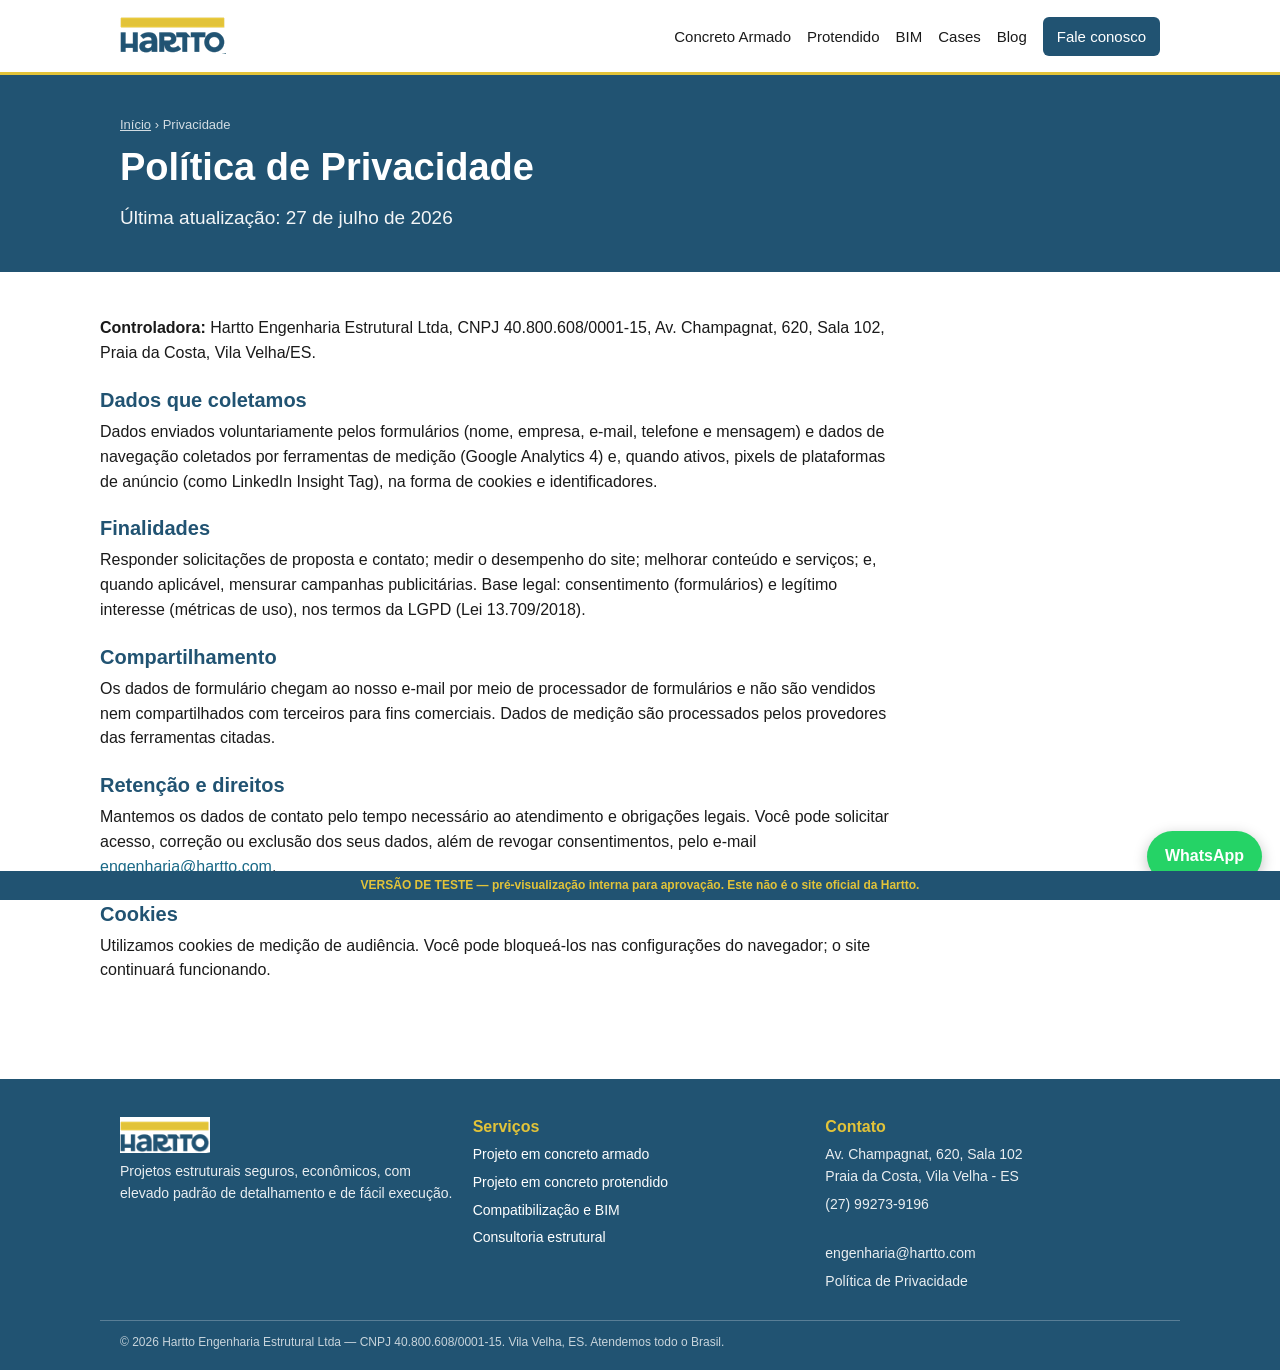
<file: privacidade.html>
<!DOCTYPE html>
<html lang="pt-BR">
<head>
  <meta name="robots" content="noindex, nofollow">
<meta charset="UTF-8">
<meta name="viewport" content="width=device-width, initial-scale=1.0">
<title>Política de Privacidade | Hartto Engenharia Estrutural</title>
<meta name="description" content="Política de privacidade da Hartto Engenharia Estrutural Ltda (LGPD): dados coletados, finalidades, direitos do titular e canal de contato.">
<link rel="canonical" href="https://www.hartto.com/privacidade.html">
<meta property="og:type" content="website">
<meta property="og:title" content="Política de Privacidade | Hartto Engenharia Estrutural">
<meta property="og:description" content="Política de privacidade da Hartto Engenharia Estrutural Ltda (LGPD): dados coletados, finalidades, direitos do titular e canal de contato.">
<meta property="og:url" content="https://www.hartto.com/privacidade.html">
<meta property="og:image" content="https://www.hartto.com/assets/img/og-hartto.jpg?v=20260727">
<meta property="og:image:alt" content="Hartto Engenharia Estrutural — projeto estrutural em concreto armado e protendido">
<meta name="twitter:card" content="summary_large_image">
<link rel="stylesheet" href="assets/css/style.css?v=20260727">

</head>
<body data-page="privacidade.html">
<div style="position:fixed;bottom:0;left:0;right:0;background:#215372;color:#E2C339;text-align:center;padding:6px 10px;font:600 12px/1.4 -apple-system,Arial,sans-serif;z-index:99999;">VERSÃO DE TESTE — pré-visualização interna para aprovação. Este não é o site oficial da Hartto.</div>
<header class="topo">
  <div class="wrap nav">
    <a href="index.html" class="logo"><img src="assets/img/logo-hartto.png" alt="Hartto Engenharia Estrutural" width="106" height="42"></a>
    <nav aria-label="Principal">
      <a href="servicos/projeto-estrutural-concreto-armado.html">Concreto Armado</a>
      <a href="servicos/projeto-estrutural-concreto-protendido.html">Protendido</a>
      <a href="servicos/compatibilizacao-projetos-bim.html">BIM</a>
      <a href="cases.html">Cases</a>
      <a href="blog/index.html">Blog</a>
      <a href="contato.html" class="btn btn-sm">Fale conosco</a>
    </nav>
  </div>
</header>

<section class="hero hero-int"><div class="wrap"><p class="bc"><a href="index.html">Início</a> › Privacidade</p>
<h1>Política de Privacidade</h1><p class="sub">Última atualização: 27 de julho de 2026</p></div></section>
<section class="wrap sec texto-legal">
<p><strong>Controladora:</strong> Hartto Engenharia Estrutural Ltda, CNPJ 40.800.608/0001-15, Av. Champagnat, 620, Sala 102, Praia da Costa, Vila Velha/ES.</p>
<h2>Dados que coletamos</h2>
<p>Dados enviados voluntariamente pelos formulários (nome, empresa, e-mail, telefone e mensagem) e dados de navegação coletados por ferramentas de medição (Google Analytics 4) e, quando ativos, pixels de plataformas de anúncio (como LinkedIn Insight Tag), na forma de cookies e identificadores.</p>
<h2>Finalidades</h2>
<p>Responder solicitações de proposta e contato; medir o desempenho do site; melhorar conteúdo e serviços; e, quando aplicável, mensurar campanhas publicitárias. Base legal: consentimento (formulários) e legítimo interesse (métricas de uso), nos termos da LGPD (Lei 13.709/2018).</p>
<h2>Compartilhamento</h2>
<p>Os dados de formulário chegam ao nosso e-mail por meio de processador de formulários e não são vendidos nem compartilhados com terceiros para fins comerciais. Dados de medição são processados pelos provedores das ferramentas citadas.</p>
<h2>Retenção e direitos</h2>
<p>Mantemos os dados de contato pelo tempo necessário ao atendimento e obrigações legais. Você pode solicitar acesso, correção ou exclusão dos seus dados, além de revogar consentimentos, pelo e-mail <a href="mailto:engenharia@hartto.com">engenharia@hartto.com</a>.</p>
<h2>Cookies</h2>
<p>Utilizamos cookies de medição de audiência. Você pode bloqueá-los nas configurações do navegador; o site continuará funcionando.</p>
</section>

<footer class="rodape">
  <div class="wrap grid3">
    <div>
      <img src="assets/img/logo-hartto.png" alt="Hartto" width="90" height="36">
      <p>Projetos estruturais seguros, econômicos, com elevado padrão de detalhamento e de fácil execução.</p>
    </div>
    <div>
      <h4>Serviços</h4>
      <a href="servicos/projeto-estrutural-concreto-armado.html">Projeto em concreto armado</a>
      <a href="servicos/projeto-estrutural-concreto-protendido.html">Projeto em concreto protendido</a>
      <a href="servicos/compatibilizacao-projetos-bim.html">Compatibilização e BIM</a>
      <a href="servicos/consultoria-estrutural.html">Consultoria estrutural</a>
    </div>
    <div>
      <h4>Contato</h4>
      <p>Av. Champagnat, 620, Sala 102<br>Praia da Costa, Vila Velha - ES</p>
      <p><a href="tel:+555527992739196" data-ev="click_phone">(27) 99273-9196</a><br>
      <a href="mailto:engenharia@hartto.com" data-ev="click_email">engenharia@hartto.com</a></p>
      <p><a href="privacidade">Política de Privacidade</a></p>
    </div>
  </div>
  <div class="wrap legal"><p>© 2026 Hartto Engenharia Estrutural Ltda — CNPJ 40.800.608/0001-15. Vila Velha, ES. Atendemos todo o Brasil.</p></div>
</footer>
<a class="zap-flutuante" data-ev="click_whatsapp" href="https://wa.me/5527992739196?text=Ol%C3%A1%21%20Vim%20pelo%20site%20da%20Hartto%20e%20gostaria%20de%20falar%20sobre%20um%20projeto%20estrutural." target="_blank" rel="noopener" aria-label="WhatsApp">WhatsApp</a>
<script src="assets/js/main.js?v=20260727"></script>
</body>
</html>
</file>
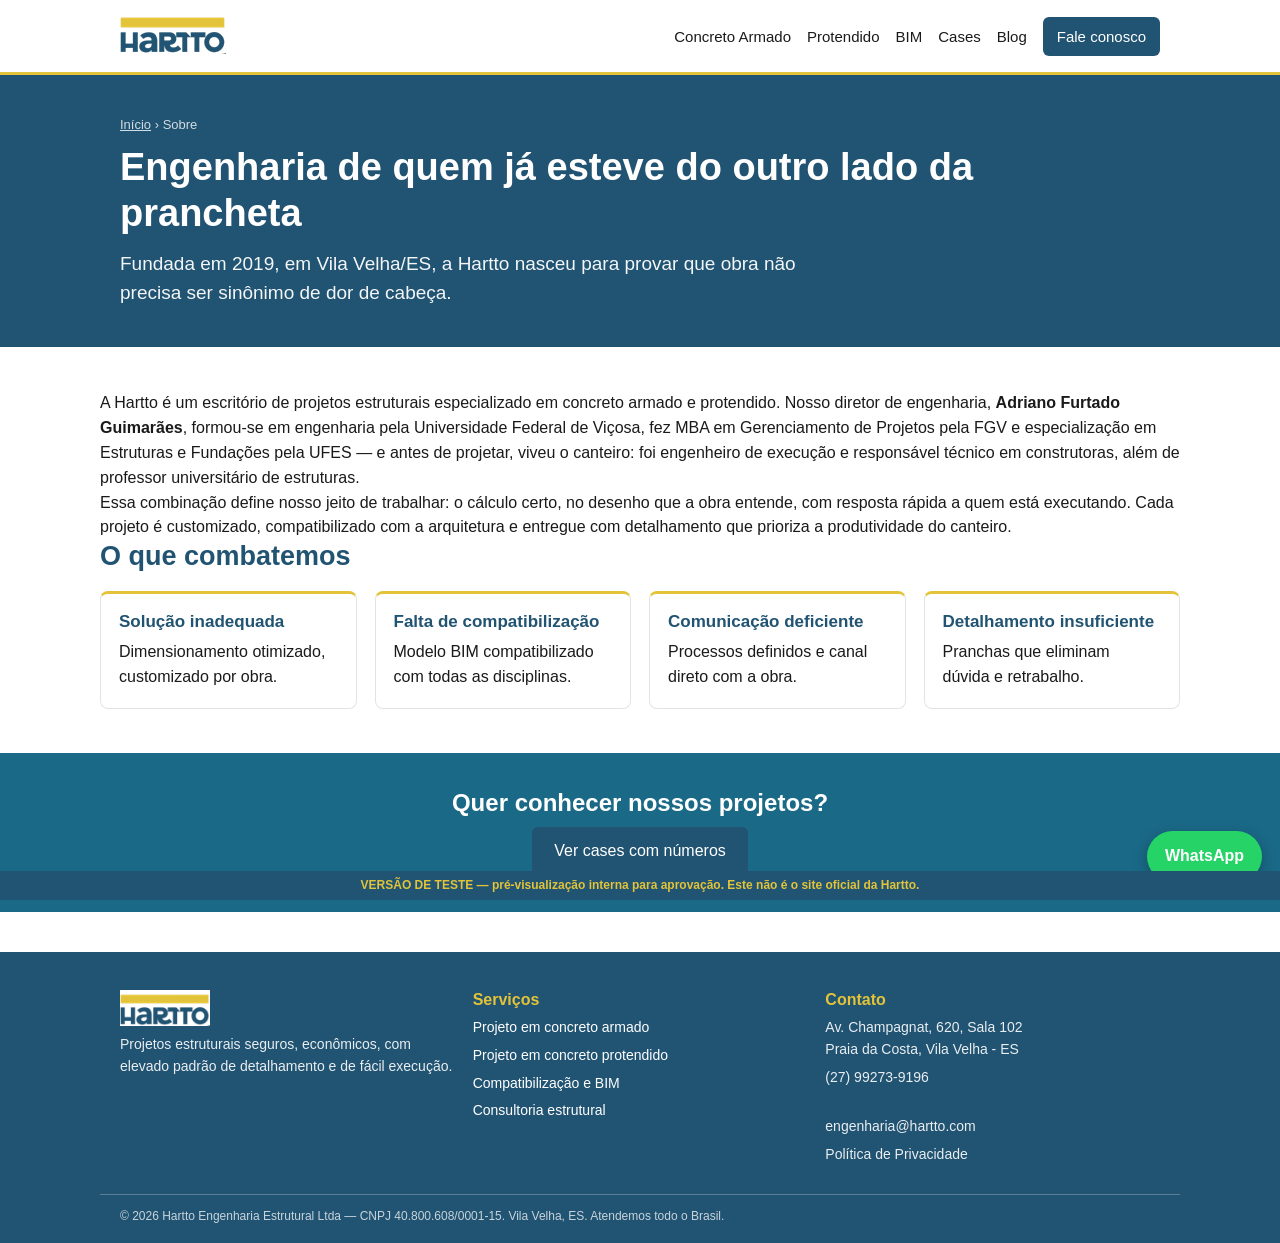
<file: sobre.html>
<!DOCTYPE html>
<html lang="pt-BR">
<head>
  <meta name="robots" content="noindex, nofollow">
<meta charset="UTF-8">
<meta name="viewport" content="width=device-width, initial-scale=1.0">
<title>Sobre a Hartto Engenharia Estrutural | Vila Velha ES</title>
<meta name="description" content="Escritório de projetos estruturais fundado em 2019 em Vila Velha/ES. Direção técnica com experiência real de obra, docência e gestão. Conheça a Hartto.">
<link rel="canonical" href="https://www.hartto.com/sobre.html">
<meta property="og:type" content="website">
<meta property="og:title" content="Sobre a Hartto Engenharia Estrutural | Vila Velha ES">
<meta property="og:description" content="Escritório de projetos estruturais fundado em 2019 em Vila Velha/ES. Direção técnica com experiência real de obra, docência e gestão. Conheça a Hartto.">
<meta property="og:url" content="https://www.hartto.com/sobre.html">
<meta property="og:image" content="https://www.hartto.com/assets/img/og-hartto.jpg?v=20260727">
<meta property="og:image:alt" content="Hartto Engenharia Estrutural — projeto estrutural em concreto armado e protendido">
<meta name="twitter:card" content="summary_large_image">
<link rel="stylesheet" href="assets/css/style.css?v=20260727">
<script type="application/ld+json">{"@context": "https://schema.org", "@type": "AboutPage", "name": "Sobre a Hartto", "url": "https://www.hartto.com/sobre.html"}</script><script type="application/ld+json">{"@context": "https://schema.org", "@type": "BreadcrumbList", "itemListElement": [{"@type": "ListItem", "position": 1, "name": "Início", "item": "https://www.hartto.com/"}, {"@type": "ListItem", "position": 2, "name": "Sobre", "item": "https://www.hartto.com/sobre.html"}]}</script>
</head>
<body data-page="sobre.html">
<div style="position:fixed;bottom:0;left:0;right:0;background:#215372;color:#E2C339;text-align:center;padding:6px 10px;font:600 12px/1.4 -apple-system,Arial,sans-serif;z-index:99999;">VERSÃO DE TESTE — pré-visualização interna para aprovação. Este não é o site oficial da Hartto.</div>
<header class="topo">
  <div class="wrap nav">
    <a href="index.html" class="logo"><img src="assets/img/logo-hartto.png" alt="Hartto Engenharia Estrutural" width="106" height="42"></a>
    <nav aria-label="Principal">
      <a href="servicos/projeto-estrutural-concreto-armado.html">Concreto Armado</a>
      <a href="servicos/projeto-estrutural-concreto-protendido.html">Protendido</a>
      <a href="servicos/compatibilizacao-projetos-bim.html">BIM</a>
      <a href="cases.html">Cases</a>
      <a href="blog/index.html">Blog</a>
      <a href="contato.html" class="btn btn-sm">Fale conosco</a>
    </nav>
  </div>
</header>

<section class="hero hero-int"><div class="wrap">
  <p class="bc"><a href="index.html">Início</a> › Sobre</p>
  <h1>Engenharia de quem já esteve do outro lado da prancheta</h1>
  <p class="sub">Fundada em 2019, em Vila Velha/ES, a Hartto nasceu para provar que obra não precisa ser sinônimo de dor de cabeça.</p>
</div></section>
<section class="wrap sec">
  <p>A Hartto é um escritório de projetos estruturais especializado em concreto armado e protendido. Nosso diretor de engenharia, <strong>Adriano Furtado Guimarães</strong>, formou-se em engenharia pela Universidade Federal de Viçosa, fez MBA em Gerenciamento de Projetos pela FGV e especialização em Estruturas e Fundações pela UFES — e antes de projetar, viveu o canteiro: foi engenheiro de execução e responsável técnico em construtoras, além de professor universitário de estruturas.</p>
  <p>Essa combinação define nosso jeito de trabalhar: o cálculo certo, no desenho que a obra entende, com resposta rápida a quem está executando. Cada projeto é customizado, compatibilizado com a arquitetura e entregue com detalhamento que prioriza a produtividade do canteiro.</p>
  <h2>O que combatemos</h2>
  <div class="grid4">
    <div class="card"><h3>Solução inadequada</h3><p>Dimensionamento otimizado, customizado por obra.</p></div>
    <div class="card"><h3>Falta de compatibilização</h3><p>Modelo BIM compatibilizado com todas as disciplinas.</p></div>
    <div class="card"><h3>Comunicação deficiente</h3><p>Processos definidos e canal direto com a obra.</p></div>
    <div class="card"><h3>Detalhamento insuficiente</h3><p>Pranchas que eliminam dúvida e retrabalho.</p></div>
  </div>
</section>
<section class="cta-banner"><div class="wrap"><h2>Quer conhecer nossos projetos?</h2>
<p><a class="btn" href="cases.html">Ver cases com números</a></p></div></section>

<footer class="rodape">
  <div class="wrap grid3">
    <div>
      <img src="assets/img/logo-hartto.png" alt="Hartto" width="90" height="36">
      <p>Projetos estruturais seguros, econômicos, com elevado padrão de detalhamento e de fácil execução.</p>
    </div>
    <div>
      <h4>Serviços</h4>
      <a href="servicos/projeto-estrutural-concreto-armado.html">Projeto em concreto armado</a>
      <a href="servicos/projeto-estrutural-concreto-protendido.html">Projeto em concreto protendido</a>
      <a href="servicos/compatibilizacao-projetos-bim.html">Compatibilização e BIM</a>
      <a href="servicos/consultoria-estrutural.html">Consultoria estrutural</a>
    </div>
    <div>
      <h4>Contato</h4>
      <p>Av. Champagnat, 620, Sala 102<br>Praia da Costa, Vila Velha - ES</p>
      <p><a href="tel:+555527992739196" data-ev="click_phone">(27) 99273-9196</a><br>
      <a href="mailto:engenharia@hartto.com" data-ev="click_email">engenharia@hartto.com</a></p>
      <p><a href="privacidade">Política de Privacidade</a></p>
    </div>
  </div>
  <div class="wrap legal"><p>© 2026 Hartto Engenharia Estrutural Ltda — CNPJ 40.800.608/0001-15. Vila Velha, ES. Atendemos todo o Brasil.</p></div>
</footer>
<a class="zap-flutuante" data-ev="click_whatsapp" href="https://wa.me/5527992739196?text=Ol%C3%A1%21%20Vim%20pelo%20site%20da%20Hartto%20e%20gostaria%20de%20falar%20sobre%20um%20projeto%20estrutural." target="_blank" rel="noopener" aria-label="WhatsApp">WhatsApp</a>
<script src="assets/js/main.js?v=20260727"></script>
</body>
</html>
</file>
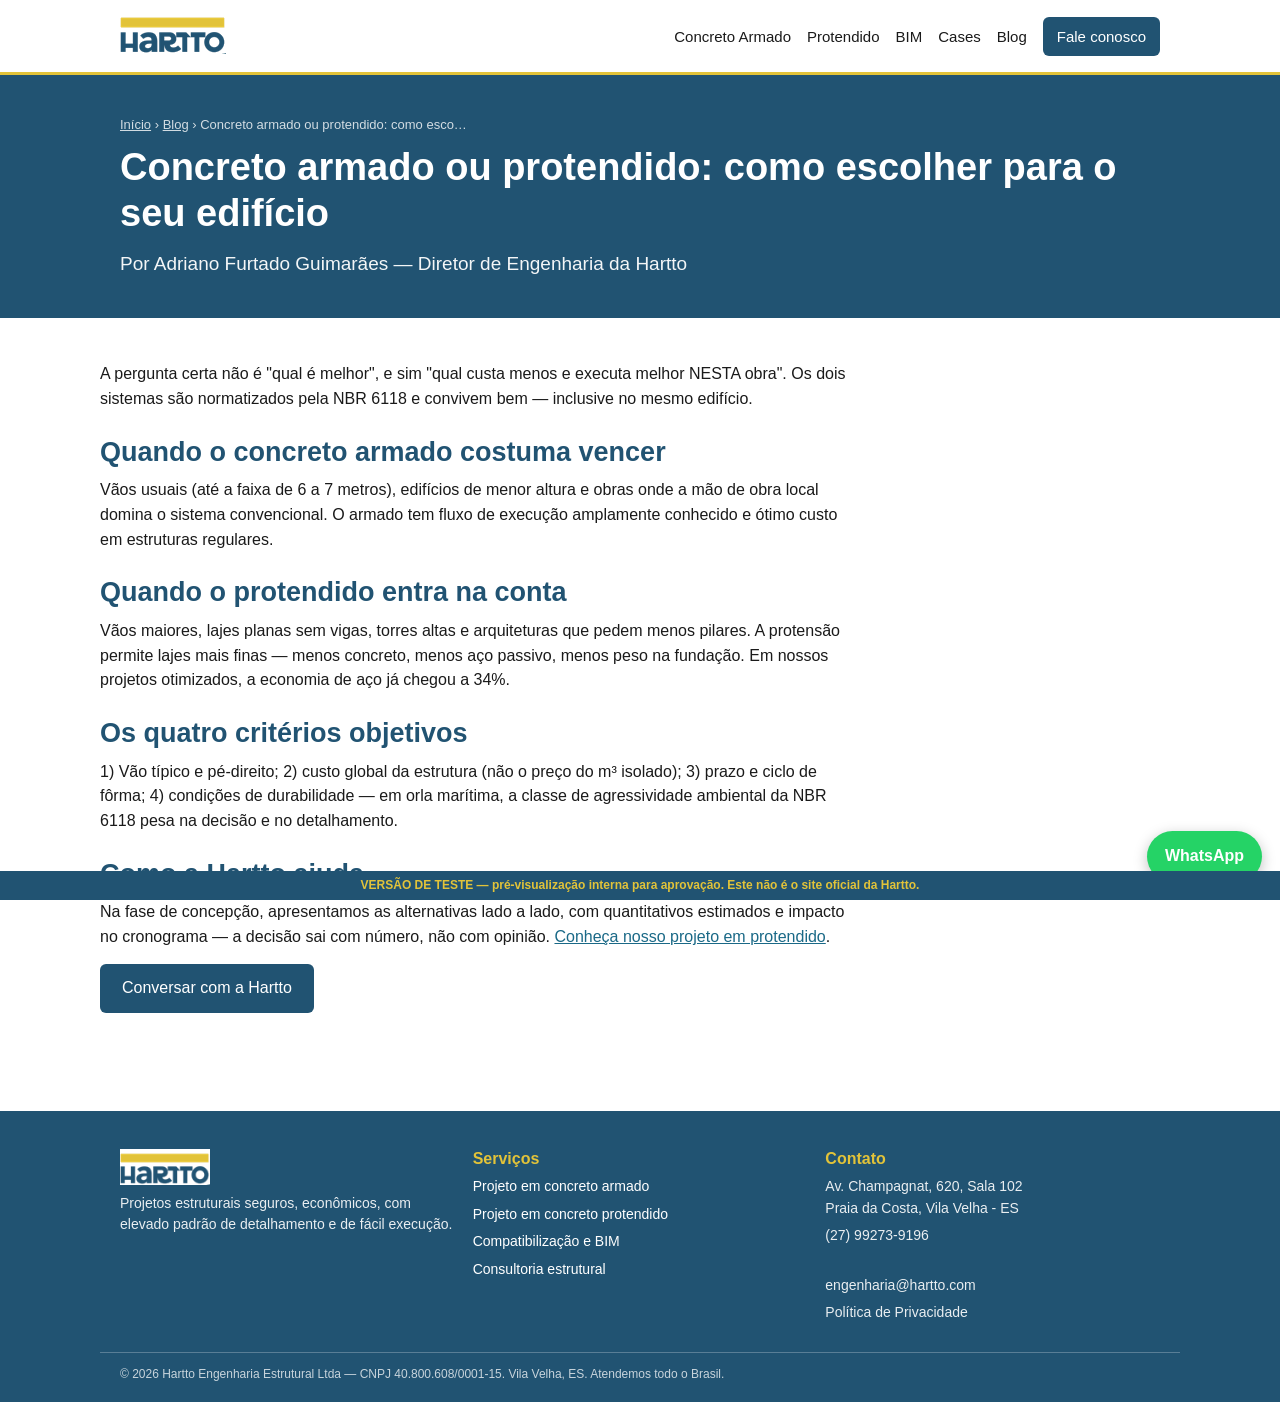
<file: blog/concreto-armado-ou-protendido-como-escolher.html>
<!DOCTYPE html>
<html lang="pt-BR">
<head>
  <meta name="robots" content="noindex, nofollow">
<meta charset="UTF-8">
<meta name="viewport" content="width=device-width, initial-scale=1.0">
<title>Concreto armado ou protendido: como escolher para o seu edifício | Hartto</title>
<meta name="description" content="Vãos, altura, custo global e prazo: os critérios objetivos para decidir entre concreto armado e protendido no seu empreendimento, segundo a NBR 6118.">
<link rel="canonical" href="https://www.hartto.com/blog/concreto-armado-ou-protendido-como-escolher.html">
<meta property="og:type" content="website">
<meta property="og:title" content="Concreto armado ou protendido: como escolher para o seu edifício | Hartto">
<meta property="og:description" content="Vãos, altura, custo global e prazo: os critérios objetivos para decidir entre concreto armado e protendido no seu empreendimento, segundo a NBR 6118.">
<meta property="og:url" content="https://www.hartto.com/blog/concreto-armado-ou-protendido-como-escolher.html">
<meta property="og:image" content="https://www.hartto.com/assets/img/og-hartto.jpg?v=20260727">
<meta property="og:image:alt" content="Hartto Engenharia Estrutural — projeto estrutural em concreto armado e protendido">
<meta name="twitter:card" content="summary_large_image">
<link rel="stylesheet" href="../assets/css/style.css?v=20260727">
<script type="application/ld+json">{"@context": "https://schema.org", "@type": "Article", "headline": "Concreto armado ou protendido: como escolher para o seu edifício", "author": {"@type": "Person", "name": "Adriano Furtado Guimarães"}, "publisher": {"@type": "Organization", "name": "Hartto Engenharia Estrutural"}, "datePublished": "2026-07-27", "mainEntityOfPage": "https://www.hartto.com/blog/concreto-armado-ou-protendido-como-escolher.html"}</script><script type="application/ld+json">{"@context": "https://schema.org", "@type": "BreadcrumbList", "itemListElement": [{"@type": "ListItem", "position": 1, "name": "Início", "item": "https://www.hartto.com/"}, {"@type": "ListItem", "position": 2, "name": "Blog", "item": "https://www.hartto.com/blog/index.html"}, {"@type": "ListItem", "position": 3, "name": "Concreto armado ou protendido: como escolher para o seu edifício", "item": "https://www.hartto.com/blog/concreto-armado-ou-protendido-como-escolher.html"}]}</script>
</head>
<body data-page="blog/concreto-armado-ou-protendido-como-escolher.html">
<div style="position:fixed;bottom:0;left:0;right:0;background:#215372;color:#E2C339;text-align:center;padding:6px 10px;font:600 12px/1.4 -apple-system,Arial,sans-serif;z-index:99999;">VERSÃO DE TESTE — pré-visualização interna para aprovação. Este não é o site oficial da Hartto.</div>
<header class="topo">
  <div class="wrap nav">
    <a href="../index.html" class="logo"><img src="../assets/img/logo-hartto.png" alt="Hartto Engenharia Estrutural" width="106" height="42"></a>
    <nav aria-label="Principal">
      <a href="../servicos/projeto-estrutural-concreto-armado.html">Concreto Armado</a>
      <a href="../servicos/projeto-estrutural-concreto-protendido.html">Protendido</a>
      <a href="../servicos/compatibilizacao-projetos-bim.html">BIM</a>
      <a href="../cases.html">Cases</a>
      <a href="../blog/index.html">Blog</a>
      <a href="../contato.html" class="btn btn-sm">Fale conosco</a>
    </nav>
  </div>
</header>

<section class="hero hero-int"><div class="wrap">
  <p class="bc"><a href="../index.html">Início</a> › <a href="index.html">Blog</a> › Concreto armado ou protendido: como esco…</p>
  <h1>Concreto armado ou protendido: como escolher para o seu edifício</h1><p class="sub">Por Adriano Furtado Guimarães — Diretor de Engenharia da Hartto</p>
</div></section>
<section class="wrap sec artigo">
<p>A pergunta certa não é "qual é melhor", e sim "qual custa menos e executa melhor NESTA obra". Os dois sistemas são normatizados pela NBR 6118 e convivem bem — inclusive no mesmo edifício.</p>
<h2>Quando o concreto armado costuma vencer</h2>
<p>Vãos usuais (até a faixa de 6 a 7 metros), edifícios de menor altura e obras onde a mão de obra local domina o sistema convencional. O armado tem fluxo de execução amplamente conhecido e ótimo custo em estruturas regulares.</p>
<h2>Quando o protendido entra na conta</h2>
<p>Vãos maiores, lajes planas sem vigas, torres altas e arquiteturas que pedem menos pilares. A protensão permite lajes mais finas — menos concreto, menos aço passivo, menos peso na fundação. Em nossos projetos otimizados, a economia de aço já chegou a 34%.</p>
<h2>Os quatro critérios objetivos</h2>
<p>1) Vão típico e pé-direito; 2) custo global da estrutura (não o preço do m³ isolado); 3) prazo e ciclo de fôrma; 4) condições de durabilidade — em orla marítima, a classe de agressividade ambiental da NBR 6118 pesa na decisão e no detalhamento.</p>
<h2>Como a Hartto ajuda</h2>
<p>Na fase de concepção, apresentamos as alternativas lado a lado, com quantitativos estimados e impacto no cronograma — a decisão sai com número, não com opinião. <a href="../servicos/projeto-estrutural-concreto-protendido.html">Conheça nosso projeto em protendido</a>.</p>
<p class="ctas"><a class="btn" data-ev="click_whatsapp" target="_blank" rel="noopener" href="https://wa.me/5527992739196?text=Ol%C3%A1%21%20Li%20o%20artigo%20no%20blog%20e%20quero%20conversar%20sobre%20meu%20projeto.">Conversar com a Hartto</a></p>
</section>

<footer class="rodape">
  <div class="wrap grid3">
    <div>
      <img src="../assets/img/logo-hartto.png" alt="Hartto" width="90" height="36">
      <p>Projetos estruturais seguros, econômicos, com elevado padrão de detalhamento e de fácil execução.</p>
    </div>
    <div>
      <h4>Serviços</h4>
      <a href="../servicos/projeto-estrutural-concreto-armado.html">Projeto em concreto armado</a>
      <a href="../servicos/projeto-estrutural-concreto-protendido.html">Projeto em concreto protendido</a>
      <a href="../servicos/compatibilizacao-projetos-bim.html">Compatibilização e BIM</a>
      <a href="../servicos/consultoria-estrutural.html">Consultoria estrutural</a>
    </div>
    <div>
      <h4>Contato</h4>
      <p>Av. Champagnat, 620, Sala 102<br>Praia da Costa, Vila Velha - ES</p>
      <p><a href="tel:+555527992739196" data-ev="click_phone">(27) 99273-9196</a><br>
      <a href="mailto:engenharia@hartto.com" data-ev="click_email">engenharia@hartto.com</a></p>
      <p><a href="../privacidade">Política de Privacidade</a></p>
    </div>
  </div>
  <div class="wrap legal"><p>© 2026 Hartto Engenharia Estrutural Ltda — CNPJ 40.800.608/0001-15. Vila Velha, ES. Atendemos todo o Brasil.</p></div>
</footer>
<a class="zap-flutuante" data-ev="click_whatsapp" href="https://wa.me/5527992739196?text=Ol%C3%A1%21%20Vim%20pelo%20site%20da%20Hartto%20e%20gostaria%20de%20falar%20sobre%20um%20projeto%20estrutural." target="_blank" rel="noopener" aria-label="WhatsApp">WhatsApp</a>
<script src="../assets/js/main.js?v=20260727"></script>
</body>
</html>
</file>
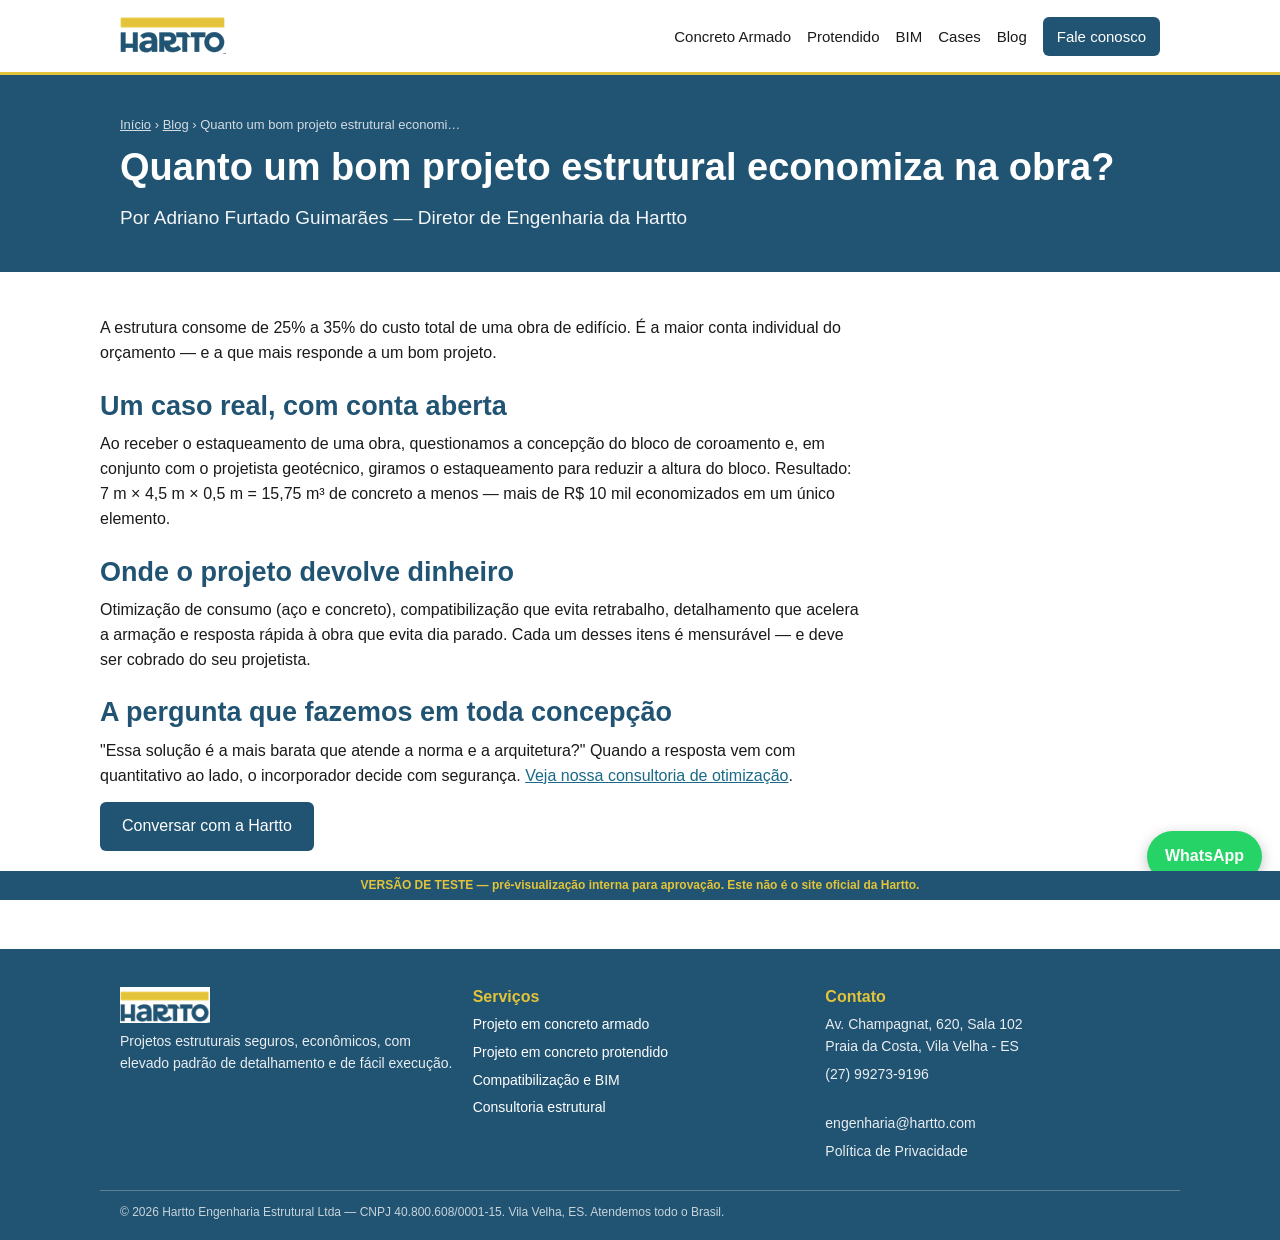
<file: blog/quanto-o-projeto-estrutural-economiza-na-obra.html>
<!DOCTYPE html>
<html lang="pt-BR">
<head>
  <meta name="robots" content="noindex, nofollow">
<meta charset="UTF-8">
<meta name="viewport" content="width=device-width, initial-scale=1.0">
<title>Quanto um bom projeto estrutural economiza na obra? | Hartto</title>
<meta name="description" content="A estrutura representa 25% a 35% do custo da obra. Veja, com um caso real de R$ 10 mil num único bloco, onde o projeto otimizado devolve dinheiro ao orçamento.">
<link rel="canonical" href="https://www.hartto.com/blog/quanto-o-projeto-estrutural-economiza-na-obra.html">
<meta property="og:type" content="website">
<meta property="og:title" content="Quanto um bom projeto estrutural economiza na obra? | Hartto">
<meta property="og:description" content="A estrutura representa 25% a 35% do custo da obra. Veja, com um caso real de R$ 10 mil num único bloco, onde o projeto otimizado devolve dinheiro ao orçamento.">
<meta property="og:url" content="https://www.hartto.com/blog/quanto-o-projeto-estrutural-economiza-na-obra.html">
<meta property="og:image" content="https://www.hartto.com/assets/img/og-hartto.jpg?v=20260727">
<meta property="og:image:alt" content="Hartto Engenharia Estrutural — projeto estrutural em concreto armado e protendido">
<meta name="twitter:card" content="summary_large_image">
<link rel="stylesheet" href="../assets/css/style.css?v=20260727">
<script type="application/ld+json">{"@context": "https://schema.org", "@type": "Article", "headline": "Quanto um bom projeto estrutural economiza na obra?", "author": {"@type": "Person", "name": "Adriano Furtado Guimarães"}, "publisher": {"@type": "Organization", "name": "Hartto Engenharia Estrutural"}, "datePublished": "2026-07-27", "mainEntityOfPage": "https://www.hartto.com/blog/quanto-o-projeto-estrutural-economiza-na-obra.html"}</script><script type="application/ld+json">{"@context": "https://schema.org", "@type": "BreadcrumbList", "itemListElement": [{"@type": "ListItem", "position": 1, "name": "Início", "item": "https://www.hartto.com/"}, {"@type": "ListItem", "position": 2, "name": "Blog", "item": "https://www.hartto.com/blog/index.html"}, {"@type": "ListItem", "position": 3, "name": "Quanto um bom projeto estrutural economiza na obra?", "item": "https://www.hartto.com/blog/quanto-o-projeto-estrutural-economiza-na-obra.html"}]}</script>
</head>
<body data-page="blog/quanto-o-projeto-estrutural-economiza-na-obra.html">
<div style="position:fixed;bottom:0;left:0;right:0;background:#215372;color:#E2C339;text-align:center;padding:6px 10px;font:600 12px/1.4 -apple-system,Arial,sans-serif;z-index:99999;">VERSÃO DE TESTE — pré-visualização interna para aprovação. Este não é o site oficial da Hartto.</div>
<header class="topo">
  <div class="wrap nav">
    <a href="../index.html" class="logo"><img src="../assets/img/logo-hartto.png" alt="Hartto Engenharia Estrutural" width="106" height="42"></a>
    <nav aria-label="Principal">
      <a href="../servicos/projeto-estrutural-concreto-armado.html">Concreto Armado</a>
      <a href="../servicos/projeto-estrutural-concreto-protendido.html">Protendido</a>
      <a href="../servicos/compatibilizacao-projetos-bim.html">BIM</a>
      <a href="../cases.html">Cases</a>
      <a href="../blog/index.html">Blog</a>
      <a href="../contato.html" class="btn btn-sm">Fale conosco</a>
    </nav>
  </div>
</header>

<section class="hero hero-int"><div class="wrap">
  <p class="bc"><a href="../index.html">Início</a> › <a href="index.html">Blog</a> › Quanto um bom projeto estrutural economi…</p>
  <h1>Quanto um bom projeto estrutural economiza na obra?</h1><p class="sub">Por Adriano Furtado Guimarães — Diretor de Engenharia da Hartto</p>
</div></section>
<section class="wrap sec artigo">
<p>A estrutura consome de 25% a 35% do custo total de uma obra de edifício. É a maior conta individual do orçamento — e a que mais responde a um bom projeto.</p>
<h2>Um caso real, com conta aberta</h2>
<p>Ao receber o estaqueamento de uma obra, questionamos a concepção do bloco de coroamento e, em conjunto com o projetista geotécnico, giramos o estaqueamento para reduzir a altura do bloco. Resultado: 7 m × 4,5 m × 0,5 m = 15,75 m³ de concreto a menos — mais de R$ 10 mil economizados em um único elemento.</p>
<h2>Onde o projeto devolve dinheiro</h2>
<p>Otimização de consumo (aço e concreto), compatibilização que evita retrabalho, detalhamento que acelera a armação e resposta rápida à obra que evita dia parado. Cada um desses itens é mensurável — e deve ser cobrado do seu projetista.</p>
<h2>A pergunta que fazemos em toda concepção</h2>
<p>"Essa solução é a mais barata que atende a norma e a arquitetura?" Quando a resposta vem com quantitativo ao lado, o incorporador decide com segurança. <a href="../servicos/consultoria-estrutural.html">Veja nossa consultoria de otimização</a>.</p>
<p class="ctas"><a class="btn" data-ev="click_whatsapp" target="_blank" rel="noopener" href="https://wa.me/5527992739196?text=Ol%C3%A1%21%20Li%20o%20artigo%20no%20blog%20e%20quero%20conversar%20sobre%20meu%20projeto.">Conversar com a Hartto</a></p>
</section>

<footer class="rodape">
  <div class="wrap grid3">
    <div>
      <img src="../assets/img/logo-hartto.png" alt="Hartto" width="90" height="36">
      <p>Projetos estruturais seguros, econômicos, com elevado padrão de detalhamento e de fácil execução.</p>
    </div>
    <div>
      <h4>Serviços</h4>
      <a href="../servicos/projeto-estrutural-concreto-armado.html">Projeto em concreto armado</a>
      <a href="../servicos/projeto-estrutural-concreto-protendido.html">Projeto em concreto protendido</a>
      <a href="../servicos/compatibilizacao-projetos-bim.html">Compatibilização e BIM</a>
      <a href="../servicos/consultoria-estrutural.html">Consultoria estrutural</a>
    </div>
    <div>
      <h4>Contato</h4>
      <p>Av. Champagnat, 620, Sala 102<br>Praia da Costa, Vila Velha - ES</p>
      <p><a href="tel:+555527992739196" data-ev="click_phone">(27) 99273-9196</a><br>
      <a href="mailto:engenharia@hartto.com" data-ev="click_email">engenharia@hartto.com</a></p>
      <p><a href="../privacidade">Política de Privacidade</a></p>
    </div>
  </div>
  <div class="wrap legal"><p>© 2026 Hartto Engenharia Estrutural Ltda — CNPJ 40.800.608/0001-15. Vila Velha, ES. Atendemos todo o Brasil.</p></div>
</footer>
<a class="zap-flutuante" data-ev="click_whatsapp" href="https://wa.me/5527992739196?text=Ol%C3%A1%21%20Vim%20pelo%20site%20da%20Hartto%20e%20gostaria%20de%20falar%20sobre%20um%20projeto%20estrutural." target="_blank" rel="noopener" aria-label="WhatsApp">WhatsApp</a>
<script src="../assets/js/main.js?v=20260727"></script>
</body>
</html>
</file>
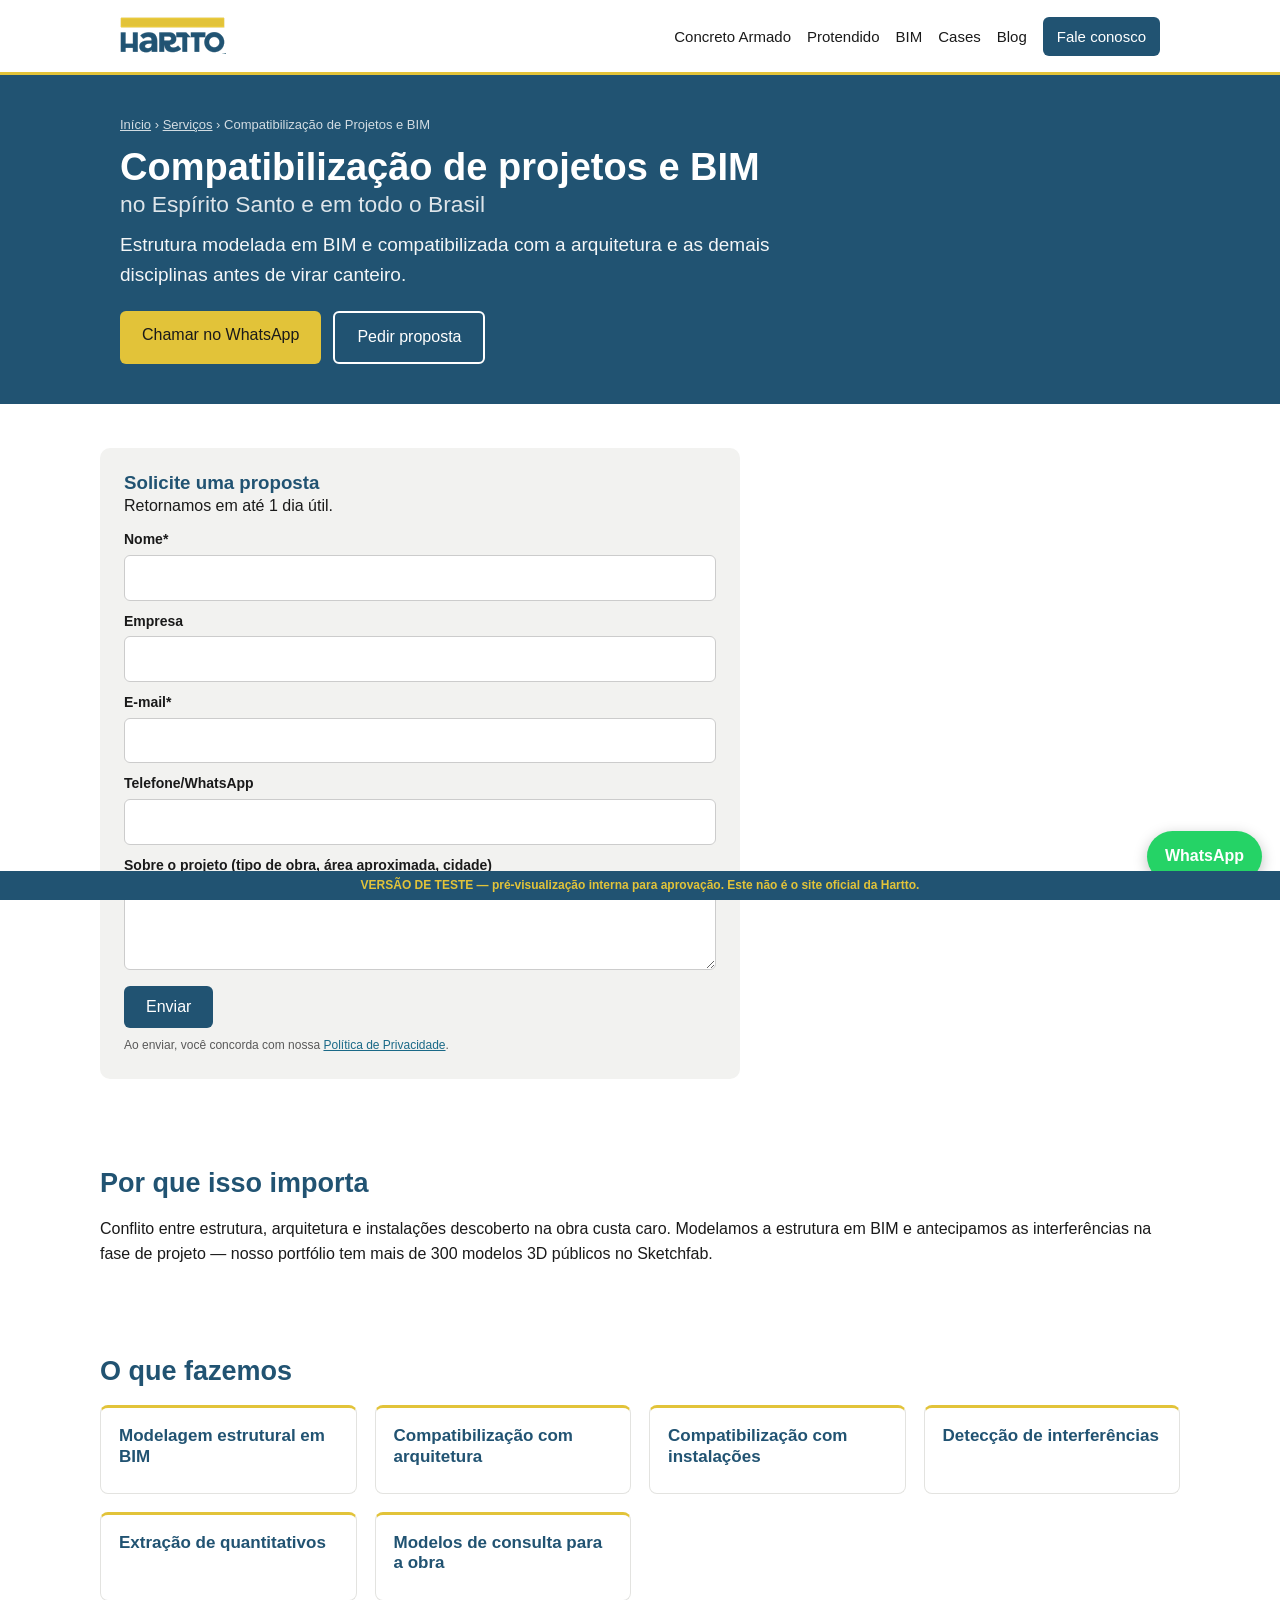
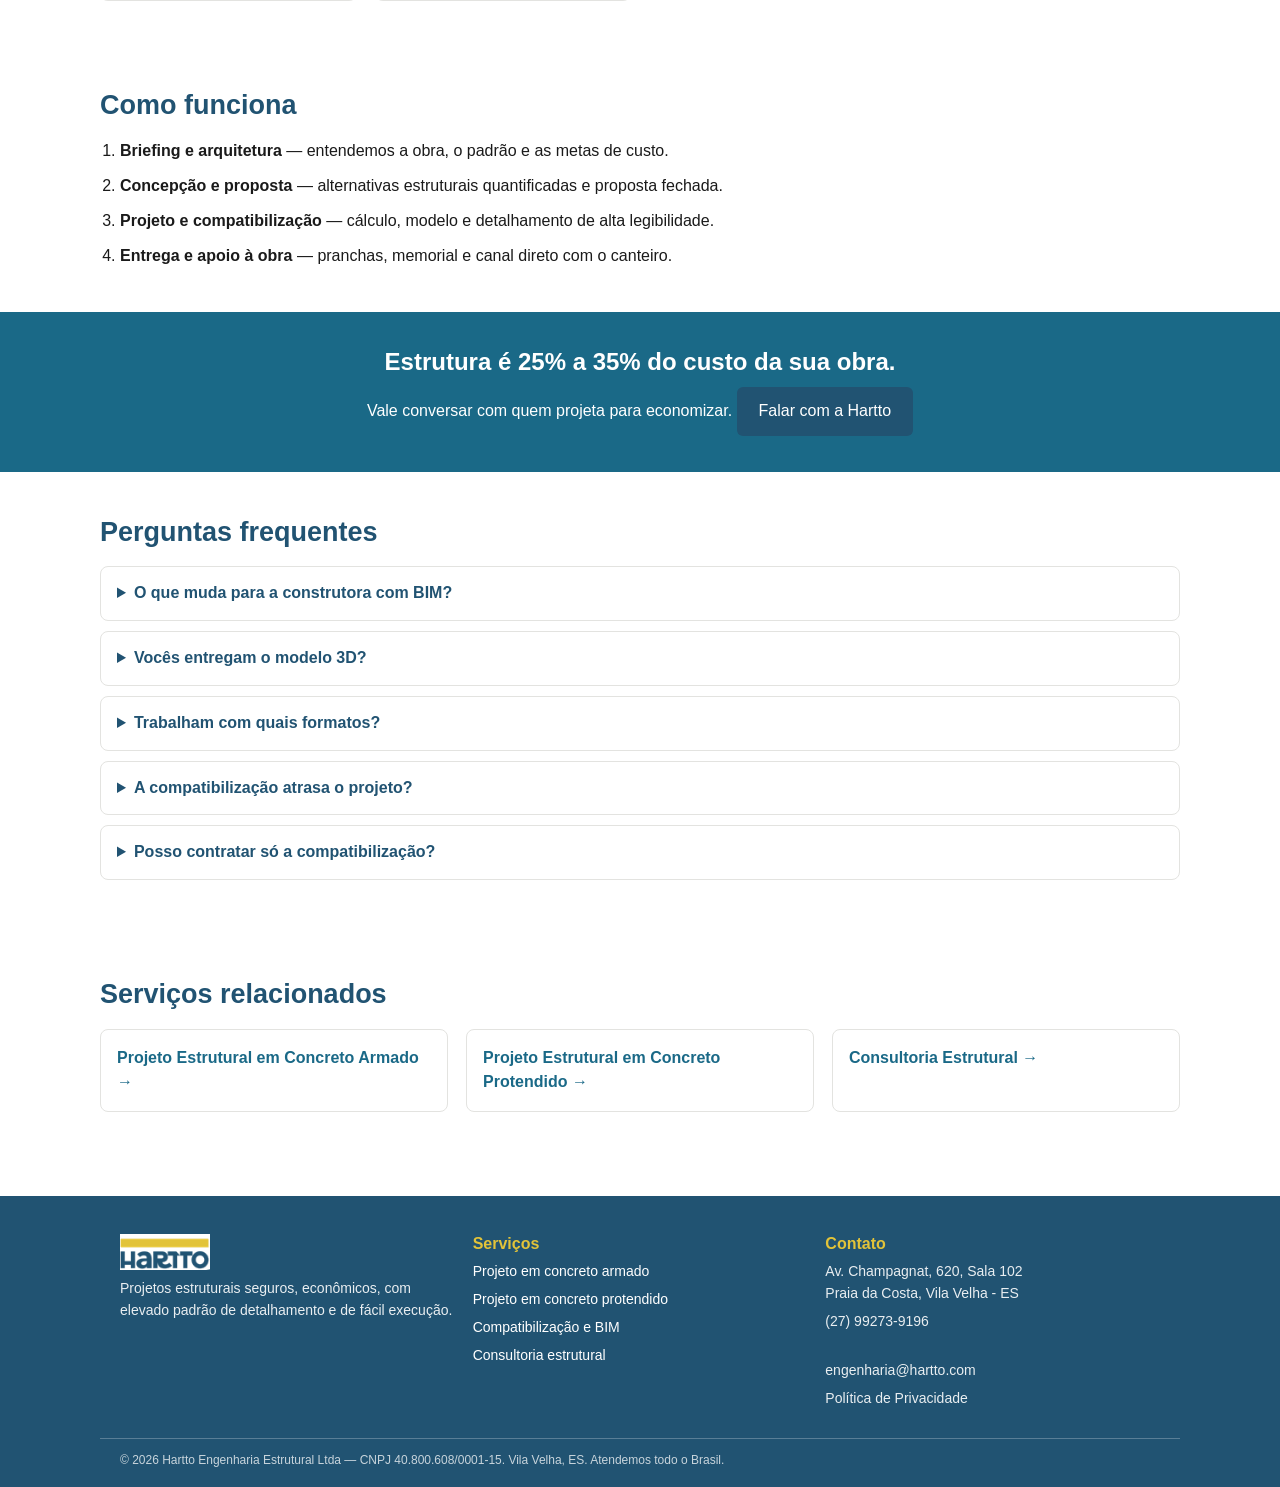
<file: servicos/compatibilizacao-projetos-bim.html>
<!DOCTYPE html>
<html lang="pt-BR">
<head>
  <meta name="robots" content="noindex, nofollow">
<meta charset="UTF-8">
<meta name="viewport" content="width=device-width, initial-scale=1.0">
<title>Compatibilização de Projetos Estruturais em BIM | Hartto ES</title>
<meta name="description" content="Desenvolvimento de projeto estrutural em BIM com compatibilização total com arquitetura e instalações. Menos conflito em obra, menos retrabalho. Hartto — Vila Velha ES.">
<link rel="canonical" href="https://www.hartto.com/servicos/compatibilizacao-projetos-bim.html">
<meta property="og:type" content="website">
<meta property="og:title" content="Compatibilização de Projetos Estruturais em BIM | Hartto ES">
<meta property="og:description" content="Desenvolvimento de projeto estrutural em BIM com compatibilização total com arquitetura e instalações. Menos conflito em obra, menos retrabalho. Hartto — Vila Velha ES.">
<meta property="og:url" content="https://www.hartto.com/servicos/compatibilizacao-projetos-bim.html">
<meta property="og:image" content="https://www.hartto.com/assets/img/og-hartto.jpg?v=20260727">
<meta property="og:image:alt" content="Hartto Engenharia Estrutural — projeto estrutural em concreto armado e protendido">
<meta name="twitter:card" content="summary_large_image">
<link rel="stylesheet" href="../assets/css/style.css?v=20260727">
<script type="application/ld+json">{"@context": "https://schema.org", "@type": "BreadcrumbList", "itemListElement": [{"@type": "ListItem", "position": 1, "name": "Início", "item": "https://www.hartto.com/"}, {"@type": "ListItem", "position": 2, "name": "Serviços", "item": "https://www.hartto.com/#servicos"}, {"@type": "ListItem", "position": 3, "name": "Compatibilização de Projetos e BIM", "item": "https://www.hartto.com/servicos/compatibilizacao-projetos-bim.html"}]}</script><script type="application/ld+json">{"@context": "https://schema.org", "@type": "Service", "name": "Compatibilização de Projetos e BIM", "provider": {"@type": "ProfessionalService", "name": "Hartto Engenharia Estrutural", "url": "https://www.hartto.com/"}, "areaServed": "Brasil", "description": "Desenvolvimento de projeto estrutural em BIM com compatibilização total com arquitetura e instalações. Menos conflito em obra, menos retrabalho. Hartto — Vila Velha ES."}</script><script type="application/ld+json">{"@context": "https://schema.org", "@type": "FAQPage", "mainEntity": [{"@type": "Question", "name": "O que muda para a construtora com BIM?", "acceptedAnswer": {"@type": "Answer", "text": "Menos surpresa em obra: as interferências são resolvidas no modelo, os quantitativos saem mais precisos e a equipe consulta o 3D quando a prancha deixa dúvida."}}, {"@type": "Question", "name": "Vocês entregam o modelo 3D?", "acceptedAnswer": {"@type": "Answer", "text": "Sim, o modelo estrutural faz parte da entrega e pode ser consultado pela equipe da obra — nosso portfólio público no Sketchfab passa de 300 modelos."}}, {"@type": "Question", "name": "Trabalham com quais formatos?", "acceptedAnswer": {"@type": "Answer", "text": "Trabalhamos com fluxo BIM e exportação em formatos abertos compatíveis com as ferramentas usuais de coordenação de projetos."}}, {"@type": "Question", "name": "A compatibilização atrasa o projeto?", "acceptedAnswer": {"@type": "Answer", "text": "Ao contrário: o tempo investido em compatibilização volta multiplicado na obra, em menos paralisação e retrabalho."}}, {"@type": "Question", "name": "Posso contratar só a compatibilização?", "acceptedAnswer": {"@type": "Answer", "text": "Sim. Também atuamos compatibilizando estruturas de terceiros com as demais disciplinas do empreendimento."}}]}</script>
</head>
<body data-page="servicos/compatibilizacao-projetos-bim.html">
<div style="position:fixed;bottom:0;left:0;right:0;background:#215372;color:#E2C339;text-align:center;padding:6px 10px;font:600 12px/1.4 -apple-system,Arial,sans-serif;z-index:99999;">VERSÃO DE TESTE — pré-visualização interna para aprovação. Este não é o site oficial da Hartto.</div>
<header class="topo">
  <div class="wrap nav">
    <a href="../index.html" class="logo"><img src="../assets/img/logo-hartto.png" alt="Hartto Engenharia Estrutural" width="106" height="42"></a>
    <nav aria-label="Principal">
      <a href="../servicos/projeto-estrutural-concreto-armado.html">Concreto Armado</a>
      <a href="../servicos/projeto-estrutural-concreto-protendido.html">Protendido</a>
      <a href="../servicos/compatibilizacao-projetos-bim.html">BIM</a>
      <a href="../cases.html">Cases</a>
      <a href="../blog/index.html">Blog</a>
      <a href="../contato.html" class="btn btn-sm">Fale conosco</a>
    </nav>
  </div>
</header>

<section class="hero hero-int"><div class="wrap">
  <p class="bc"><a href="../index.html">Início</a> › <a href="../index.html#servicos">Serviços</a> › Compatibilização de Projetos e BIM</p>
  <h1>Compatibilização de projetos e BIM <span class="loc">no Espírito Santo e em todo o Brasil</span></h1>
  <p class="sub">Estrutura modelada em BIM e compatibilizada com a arquitetura e as demais disciplinas antes de virar canteiro.</p>
  <p class="ctas"><a class="btn" data-ev="click_whatsapp" target="_blank" rel="noopener" href="https://wa.me/5527992739196?text=Ol%C3%A1%21%20Quero%20uma%20proposta%20de%20Compatibiliza%C3%A7%C3%A3o%20de%20Projetos%20e%20BIM.">Chamar no WhatsApp</a>
  <a class="btn btn-alt" href="#orcamento">Pedir proposta</a></p>
</div></section>
<section class="wrap sec">
<div class="form-box" id="orcamento">
  <h3>Solicite uma proposta</h3>
  <p>Retornamos em até 1 dia útil.</p>
  <form action="https://api.web3forms.com/submit" method="POST">
    <input type="hidden" name="access_key" value="COLOQUE_AQUI_A_CHAVE_WEB3FORMS">
    <input type="hidden" name="subject" value="Novo lead (Compatibilização/BIM) — hartto.com">
    <input type="hidden" name="origem" value="servicos/compatibilizacao-projetos-bim.html">
    <input type="hidden" name="servico" value="Compatibilização/BIM">
    <input type="hidden" name="redirect" value="https://www.hartto.com/obrigado.html">
    <input type="checkbox" name="botcheck" class="hp" style="display:none" tabindex="-1" autocomplete="off">
    <label>Nome*<input type="text" name="name" required></label>
    <label>Empresa<input type="text" name="empresa"></label>
    <label>E-mail*<input type="email" name="email" required></label>
    <label>Telefone/WhatsApp<input type="tel" name="telefone"></label>
    <label>Sobre o projeto (tipo de obra, área aproximada, cidade)<textarea name="message" rows="3"></textarea></label>
    <button type="submit" class="btn" data-ev="form_submit">Enviar</button>
    <p class="mini">Ao enviar, você concorda com nossa <a href="https://www.hartto.com/privacidade">Política de Privacidade</a>.</p>
  </form>
</div>
</section>
<section class="wrap sec"><h2>Por que isso importa</h2><p>Conflito entre estrutura, arquitetura e instalações descoberto na obra custa caro. Modelamos a estrutura em BIM e antecipamos as interferências na fase de projeto — nosso portfólio tem mais de 300 modelos 3D públicos no Sketchfab.</p></section>
<section class="wrap sec"><h2>O que fazemos</h2><div class="grid3"><div class="card"><h3>Modelagem estrutural em BIM</h3></div><div class="card"><h3>Compatibilização com arquitetura</h3></div><div class="card"><h3>Compatibilização com instalações</h3></div><div class="card"><h3>Detecção de interferências</h3></div><div class="card"><h3>Extração de quantitativos</h3></div><div class="card"><h3>Modelos de consulta para a obra</h3></div></div></section>
<section class="wrap sec"><h2>Como funciona</h2>
        <ol class="passos">
          <li><strong>Briefing e arquitetura</strong> — entendemos a obra, o padrão e as metas de custo.</li>
          <li><strong>Concepção e proposta</strong> — alternativas estruturais quantificadas e proposta fechada.</li>
          <li><strong>Projeto e compatibilização</strong> — cálculo, modelo e detalhamento de alta legibilidade.</li>
          <li><strong>Entrega e apoio à obra</strong> — pranchas, memorial e canal direto com o canteiro.</li>
        </ol></section>
<section class="cta-banner"><div class="wrap"><h2>Estrutura é 25% a 35% do custo da sua obra.</h2>
<p>Vale conversar com quem projeta para economizar. <a class="btn" data-ev="click_whatsapp" target="_blank" rel="noopener" href="https://wa.me/5527992739196?text=Ol%C3%A1%21%20Vim%20pelo%20site%20e%20quero%20conversar%20sobre%20Compatibiliza%C3%A7%C3%A3o%20de%20Projetos%20e%20BIM.">Falar com a Hartto</a></p></div></section>
<section class="wrap sec"><h2>Perguntas frequentes</h2><details><summary>O que muda para a construtora com BIM?</summary><p>Menos surpresa em obra: as interferências são resolvidas no modelo, os quantitativos saem mais precisos e a equipe consulta o 3D quando a prancha deixa dúvida.</p></details><details><summary>Vocês entregam o modelo 3D?</summary><p>Sim, o modelo estrutural faz parte da entrega e pode ser consultado pela equipe da obra — nosso portfólio público no Sketchfab passa de 300 modelos.</p></details><details><summary>Trabalham com quais formatos?</summary><p>Trabalhamos com fluxo BIM e exportação em formatos abertos compatíveis com as ferramentas usuais de coordenação de projetos.</p></details><details><summary>A compatibilização atrasa o projeto?</summary><p>Ao contrário: o tempo investido em compatibilização volta multiplicado na obra, em menos paralisação e retrabalho.</p></details><details><summary>Posso contratar só a compatibilização?</summary><p>Sim. Também atuamos compatibilizando estruturas de terceiros com as demais disciplinas do empreendimento.</p></details></section>
<section class="wrap sec"><h2>Serviços relacionados</h2><div class="grid3"><a class="card-link" href="../projeto-estrutural-concreto-armado.html">Projeto Estrutural em Concreto Armado →</a><a class="card-link" href="../projeto-estrutural-concreto-protendido.html">Projeto Estrutural em Concreto Protendido →</a><a class="card-link" href="../consultoria-estrutural.html">Consultoria Estrutural →</a></div></section>

<footer class="rodape">
  <div class="wrap grid3">
    <div>
      <img src="../assets/img/logo-hartto.png" alt="Hartto" width="90" height="36">
      <p>Projetos estruturais seguros, econômicos, com elevado padrão de detalhamento e de fácil execução.</p>
    </div>
    <div>
      <h4>Serviços</h4>
      <a href="../servicos/projeto-estrutural-concreto-armado.html">Projeto em concreto armado</a>
      <a href="../servicos/projeto-estrutural-concreto-protendido.html">Projeto em concreto protendido</a>
      <a href="../servicos/compatibilizacao-projetos-bim.html">Compatibilização e BIM</a>
      <a href="../servicos/consultoria-estrutural.html">Consultoria estrutural</a>
    </div>
    <div>
      <h4>Contato</h4>
      <p>Av. Champagnat, 620, Sala 102<br>Praia da Costa, Vila Velha - ES</p>
      <p><a href="tel:+555527992739196" data-ev="click_phone">(27) 99273-9196</a><br>
      <a href="mailto:engenharia@hartto.com" data-ev="click_email">engenharia@hartto.com</a></p>
      <p><a href="../privacidade">Política de Privacidade</a></p>
    </div>
  </div>
  <div class="wrap legal"><p>© 2026 Hartto Engenharia Estrutural Ltda — CNPJ 40.800.608/0001-15. Vila Velha, ES. Atendemos todo o Brasil.</p></div>
</footer>
<a class="zap-flutuante" data-ev="click_whatsapp" href="https://wa.me/5527992739196?text=Ol%C3%A1%21%20Vim%20pelo%20site%20da%20Hartto%20e%20gostaria%20de%20falar%20sobre%20um%20projeto%20estrutural." target="_blank" rel="noopener" aria-label="WhatsApp">WhatsApp</a>
<script src="../assets/js/main.js?v=20260727"></script>
</body>
</html>
</file>
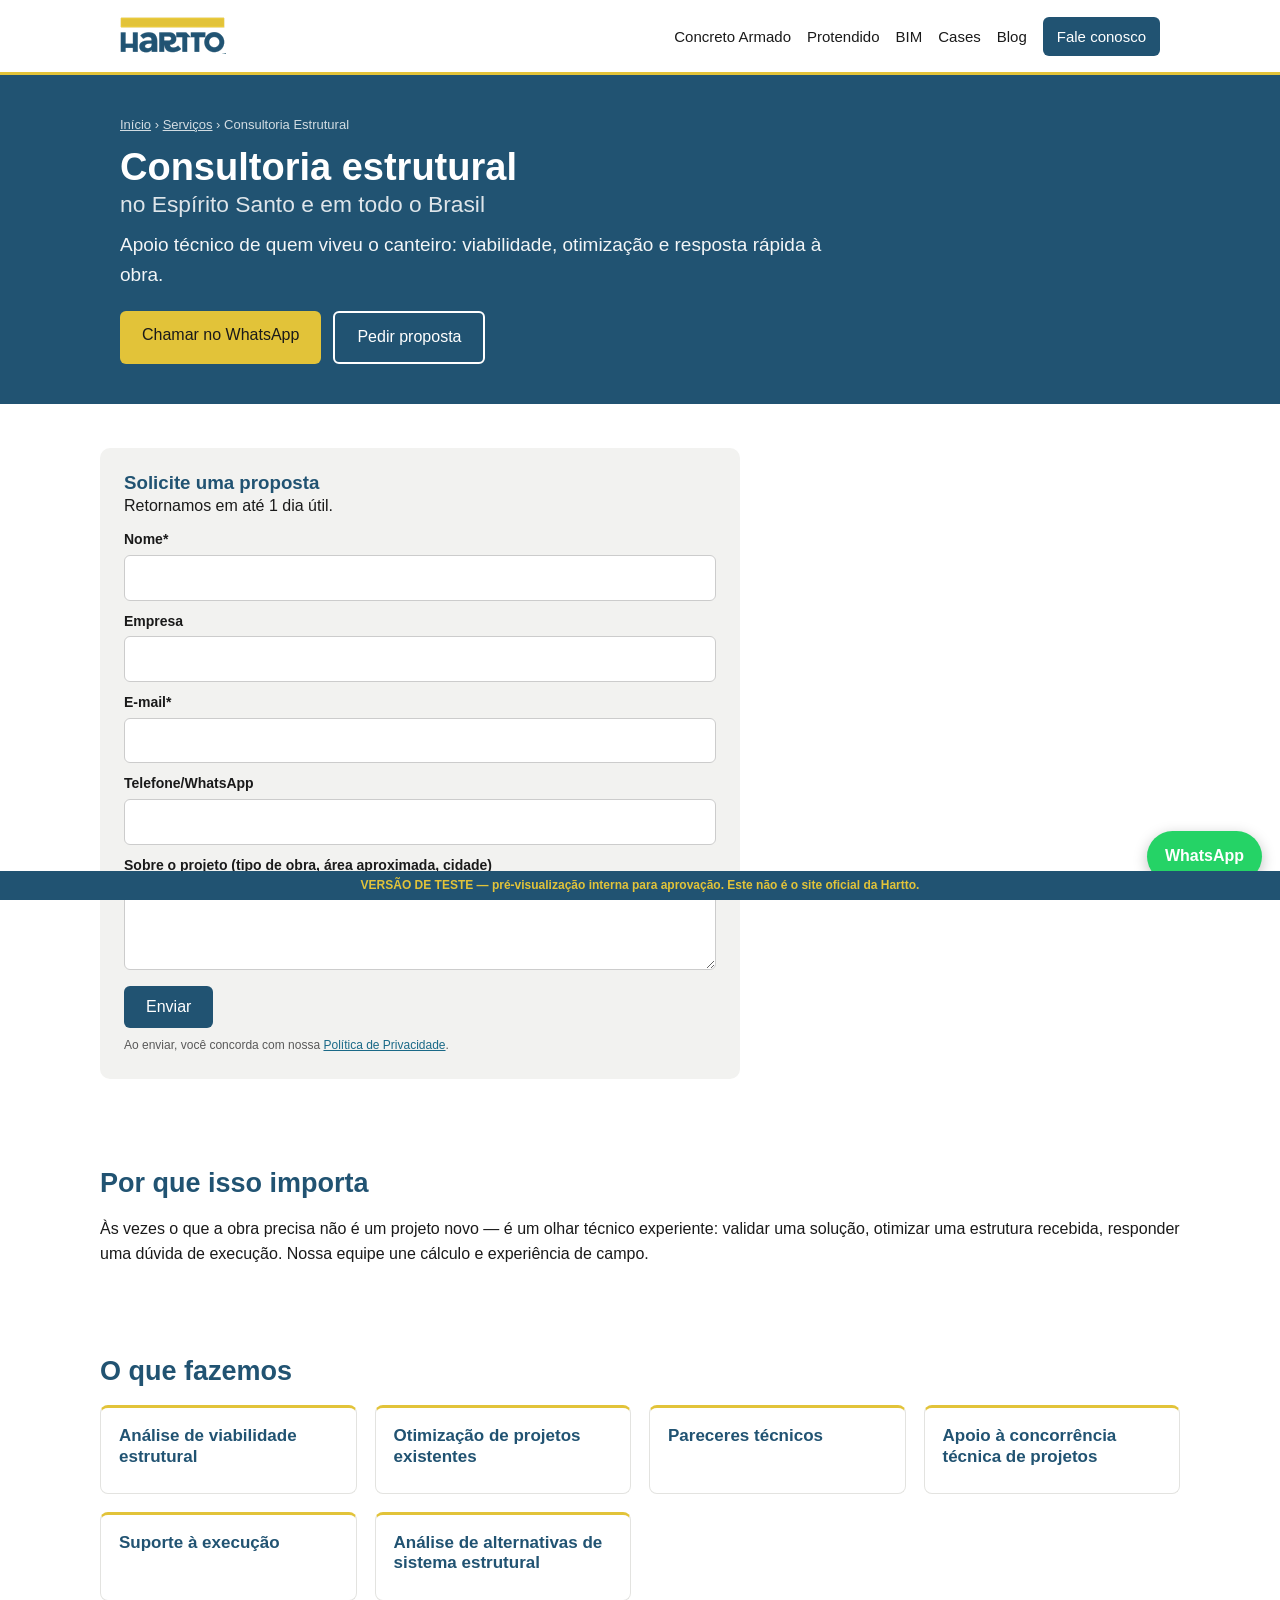
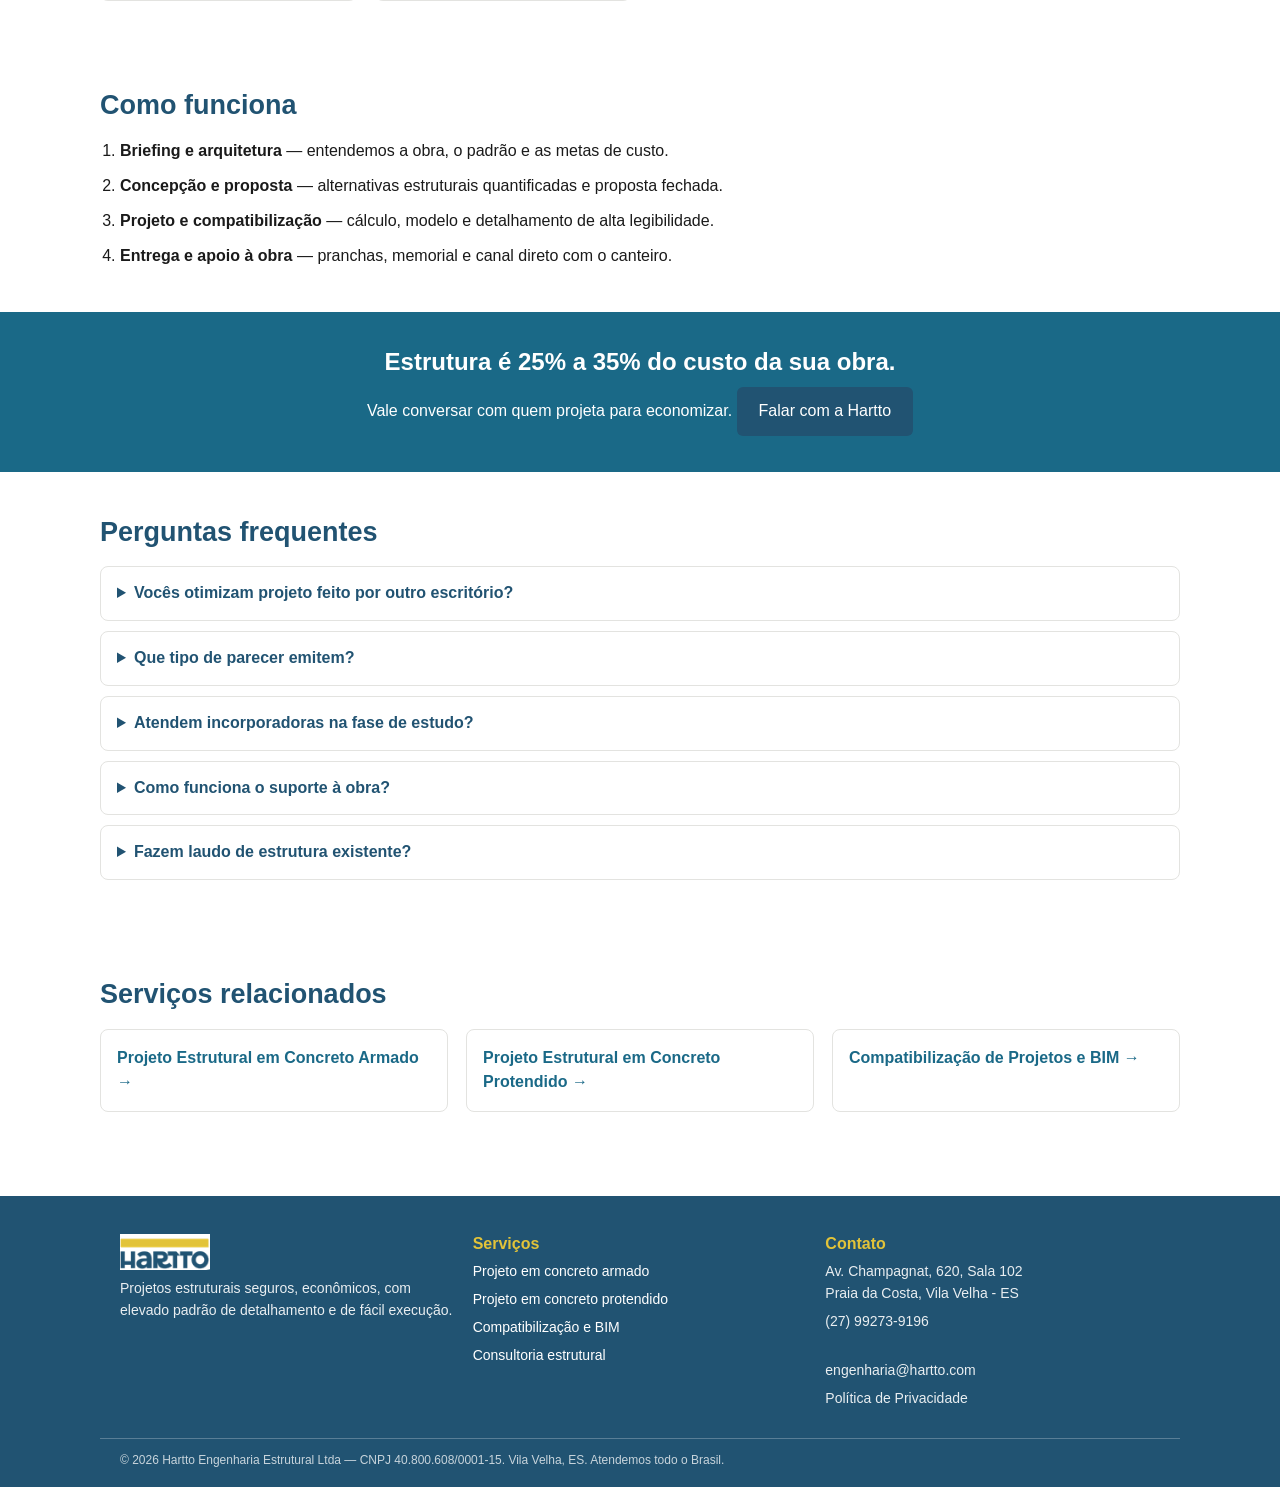
<file: servicos/consultoria-estrutural.html>
<!DOCTYPE html>
<html lang="pt-BR">
<head>
  <meta name="robots" content="noindex, nofollow">
<meta charset="UTF-8">
<meta name="viewport" content="width=device-width, initial-scale=1.0">
<title>Consultoria Estrutural para Construtoras e Incorporadoras | Hartto</title>
<meta name="description" content="Consultoria em estruturas de concreto: análise de viabilidade, otimização de projetos, pareceres e apoio técnico à obra. Hartto Engenharia — Vila Velha ES.">
<link rel="canonical" href="https://www.hartto.com/servicos/consultoria-estrutural.html">
<meta property="og:type" content="website">
<meta property="og:title" content="Consultoria Estrutural para Construtoras e Incorporadoras | Hartto">
<meta property="og:description" content="Consultoria em estruturas de concreto: análise de viabilidade, otimização de projetos, pareceres e apoio técnico à obra. Hartto Engenharia — Vila Velha ES.">
<meta property="og:url" content="https://www.hartto.com/servicos/consultoria-estrutural.html">
<meta property="og:image" content="https://www.hartto.com/assets/img/og-hartto.jpg?v=20260727">
<meta property="og:image:alt" content="Hartto Engenharia Estrutural — projeto estrutural em concreto armado e protendido">
<meta name="twitter:card" content="summary_large_image">
<link rel="stylesheet" href="../assets/css/style.css?v=20260727">
<script type="application/ld+json">{"@context": "https://schema.org", "@type": "BreadcrumbList", "itemListElement": [{"@type": "ListItem", "position": 1, "name": "Início", "item": "https://www.hartto.com/"}, {"@type": "ListItem", "position": 2, "name": "Serviços", "item": "https://www.hartto.com/#servicos"}, {"@type": "ListItem", "position": 3, "name": "Consultoria Estrutural", "item": "https://www.hartto.com/servicos/consultoria-estrutural.html"}]}</script><script type="application/ld+json">{"@context": "https://schema.org", "@type": "Service", "name": "Consultoria Estrutural", "provider": {"@type": "ProfessionalService", "name": "Hartto Engenharia Estrutural", "url": "https://www.hartto.com/"}, "areaServed": "Brasil", "description": "Consultoria em estruturas de concreto: análise de viabilidade, otimização de projetos, pareceres e apoio técnico à obra. Hartto Engenharia — Vila Velha ES."}</script><script type="application/ld+json">{"@context": "https://schema.org", "@type": "FAQPage", "mainEntity": [{"@type": "Question", "name": "Vocês otimizam projeto feito por outro escritório?", "acceptedAnswer": {"@type": "Answer", "text": "Sim, com ética profissional: analisamos a solução existente e apresentamos alternativas quantificadas de economia, sempre respeitando a responsabilidade técnica de cada parte."}}, {"@type": "Question", "name": "Que tipo de parecer emitem?", "acceptedAnswer": {"@type": "Answer", "text": "Pareceres sobre concepção e desempenho de estruturas de concreto em fase de projeto, com base normativa e memorial."}}, {"@type": "Question", "name": "Atendem incorporadoras na fase de estudo?", "acceptedAnswer": {"@type": "Answer", "text": "Sim. Na viabilidade, uma boa concepção estrutural muda o custo do empreendimento — é o melhor momento para nos envolver."}}, {"@type": "Question", "name": "Como funciona o suporte à obra?", "acceptedAnswer": {"@type": "Answer", "text": "Canal direto com a equipe de campo e compromisso com agilidade de resposta, porque obra parada custa por dia."}}, {"@type": "Question", "name": "Fazem laudo de estrutura existente?", "acceptedAnswer": {"@type": "Answer", "text": "Nosso foco é projeto e consultoria de estruturas novas em concreto. Para patologia e reforço de estruturas existentes, indicamos parceiros especializados."}}]}</script>
</head>
<body data-page="servicos/consultoria-estrutural.html">
<div style="position:fixed;bottom:0;left:0;right:0;background:#215372;color:#E2C339;text-align:center;padding:6px 10px;font:600 12px/1.4 -apple-system,Arial,sans-serif;z-index:99999;">VERSÃO DE TESTE — pré-visualização interna para aprovação. Este não é o site oficial da Hartto.</div>
<header class="topo">
  <div class="wrap nav">
    <a href="../index.html" class="logo"><img src="../assets/img/logo-hartto.png" alt="Hartto Engenharia Estrutural" width="106" height="42"></a>
    <nav aria-label="Principal">
      <a href="../servicos/projeto-estrutural-concreto-armado.html">Concreto Armado</a>
      <a href="../servicos/projeto-estrutural-concreto-protendido.html">Protendido</a>
      <a href="../servicos/compatibilizacao-projetos-bim.html">BIM</a>
      <a href="../cases.html">Cases</a>
      <a href="../blog/index.html">Blog</a>
      <a href="../contato.html" class="btn btn-sm">Fale conosco</a>
    </nav>
  </div>
</header>

<section class="hero hero-int"><div class="wrap">
  <p class="bc"><a href="../index.html">Início</a> › <a href="../index.html#servicos">Serviços</a> › Consultoria Estrutural</p>
  <h1>Consultoria estrutural <span class="loc">no Espírito Santo e em todo o Brasil</span></h1>
  <p class="sub">Apoio técnico de quem viveu o canteiro: viabilidade, otimização e resposta rápida à obra.</p>
  <p class="ctas"><a class="btn" data-ev="click_whatsapp" target="_blank" rel="noopener" href="https://wa.me/5527992739196?text=Ol%C3%A1%21%20Quero%20uma%20proposta%20de%20Consultoria%20Estrutural.">Chamar no WhatsApp</a>
  <a class="btn btn-alt" href="#orcamento">Pedir proposta</a></p>
</div></section>
<section class="wrap sec">
<div class="form-box" id="orcamento">
  <h3>Solicite uma proposta</h3>
  <p>Retornamos em até 1 dia útil.</p>
  <form action="https://api.web3forms.com/submit" method="POST">
    <input type="hidden" name="access_key" value="COLOQUE_AQUI_A_CHAVE_WEB3FORMS">
    <input type="hidden" name="subject" value="Novo lead (Consultoria) — hartto.com">
    <input type="hidden" name="origem" value="servicos/consultoria-estrutural.html">
    <input type="hidden" name="servico" value="Consultoria">
    <input type="hidden" name="redirect" value="https://www.hartto.com/obrigado.html">
    <input type="checkbox" name="botcheck" class="hp" style="display:none" tabindex="-1" autocomplete="off">
    <label>Nome*<input type="text" name="name" required></label>
    <label>Empresa<input type="text" name="empresa"></label>
    <label>E-mail*<input type="email" name="email" required></label>
    <label>Telefone/WhatsApp<input type="tel" name="telefone"></label>
    <label>Sobre o projeto (tipo de obra, área aproximada, cidade)<textarea name="message" rows="3"></textarea></label>
    <button type="submit" class="btn" data-ev="form_submit">Enviar</button>
    <p class="mini">Ao enviar, você concorda com nossa <a href="https://www.hartto.com/privacidade">Política de Privacidade</a>.</p>
  </form>
</div>
</section>
<section class="wrap sec"><h2>Por que isso importa</h2><p>Às vezes o que a obra precisa não é um projeto novo — é um olhar técnico experiente: validar uma solução, otimizar uma estrutura recebida, responder uma dúvida de execução. Nossa equipe une cálculo e experiência de campo.</p></section>
<section class="wrap sec"><h2>O que fazemos</h2><div class="grid3"><div class="card"><h3>Análise de viabilidade estrutural</h3></div><div class="card"><h3>Otimização de projetos existentes</h3></div><div class="card"><h3>Pareceres técnicos</h3></div><div class="card"><h3>Apoio à concorrência técnica de projetos</h3></div><div class="card"><h3>Suporte à execução</h3></div><div class="card"><h3>Análise de alternativas de sistema estrutural</h3></div></div></section>
<section class="wrap sec"><h2>Como funciona</h2>
        <ol class="passos">
          <li><strong>Briefing e arquitetura</strong> — entendemos a obra, o padrão e as metas de custo.</li>
          <li><strong>Concepção e proposta</strong> — alternativas estruturais quantificadas e proposta fechada.</li>
          <li><strong>Projeto e compatibilização</strong> — cálculo, modelo e detalhamento de alta legibilidade.</li>
          <li><strong>Entrega e apoio à obra</strong> — pranchas, memorial e canal direto com o canteiro.</li>
        </ol></section>
<section class="cta-banner"><div class="wrap"><h2>Estrutura é 25% a 35% do custo da sua obra.</h2>
<p>Vale conversar com quem projeta para economizar. <a class="btn" data-ev="click_whatsapp" target="_blank" rel="noopener" href="https://wa.me/5527992739196?text=Ol%C3%A1%21%20Vim%20pelo%20site%20e%20quero%20conversar%20sobre%20Consultoria%20Estrutural.">Falar com a Hartto</a></p></div></section>
<section class="wrap sec"><h2>Perguntas frequentes</h2><details><summary>Vocês otimizam projeto feito por outro escritório?</summary><p>Sim, com ética profissional: analisamos a solução existente e apresentamos alternativas quantificadas de economia, sempre respeitando a responsabilidade técnica de cada parte.</p></details><details><summary>Que tipo de parecer emitem?</summary><p>Pareceres sobre concepção e desempenho de estruturas de concreto em fase de projeto, com base normativa e memorial.</p></details><details><summary>Atendem incorporadoras na fase de estudo?</summary><p>Sim. Na viabilidade, uma boa concepção estrutural muda o custo do empreendimento — é o melhor momento para nos envolver.</p></details><details><summary>Como funciona o suporte à obra?</summary><p>Canal direto com a equipe de campo e compromisso com agilidade de resposta, porque obra parada custa por dia.</p></details><details><summary>Fazem laudo de estrutura existente?</summary><p>Nosso foco é projeto e consultoria de estruturas novas em concreto. Para patologia e reforço de estruturas existentes, indicamos parceiros especializados.</p></details></section>
<section class="wrap sec"><h2>Serviços relacionados</h2><div class="grid3"><a class="card-link" href="../projeto-estrutural-concreto-armado.html">Projeto Estrutural em Concreto Armado →</a><a class="card-link" href="../projeto-estrutural-concreto-protendido.html">Projeto Estrutural em Concreto Protendido →</a><a class="card-link" href="../compatibilizacao-projetos-bim.html">Compatibilização de Projetos e BIM →</a></div></section>

<footer class="rodape">
  <div class="wrap grid3">
    <div>
      <img src="../assets/img/logo-hartto.png" alt="Hartto" width="90" height="36">
      <p>Projetos estruturais seguros, econômicos, com elevado padrão de detalhamento e de fácil execução.</p>
    </div>
    <div>
      <h4>Serviços</h4>
      <a href="../servicos/projeto-estrutural-concreto-armado.html">Projeto em concreto armado</a>
      <a href="../servicos/projeto-estrutural-concreto-protendido.html">Projeto em concreto protendido</a>
      <a href="../servicos/compatibilizacao-projetos-bim.html">Compatibilização e BIM</a>
      <a href="../servicos/consultoria-estrutural.html">Consultoria estrutural</a>
    </div>
    <div>
      <h4>Contato</h4>
      <p>Av. Champagnat, 620, Sala 102<br>Praia da Costa, Vila Velha - ES</p>
      <p><a href="tel:+555527992739196" data-ev="click_phone">(27) 99273-9196</a><br>
      <a href="mailto:engenharia@hartto.com" data-ev="click_email">engenharia@hartto.com</a></p>
      <p><a href="../privacidade">Política de Privacidade</a></p>
    </div>
  </div>
  <div class="wrap legal"><p>© 2026 Hartto Engenharia Estrutural Ltda — CNPJ 40.800.608/0001-15. Vila Velha, ES. Atendemos todo o Brasil.</p></div>
</footer>
<a class="zap-flutuante" data-ev="click_whatsapp" href="https://wa.me/5527992739196?text=Ol%C3%A1%21%20Vim%20pelo%20site%20da%20Hartto%20e%20gostaria%20de%20falar%20sobre%20um%20projeto%20estrutural." target="_blank" rel="noopener" aria-label="WhatsApp">WhatsApp</a>
<script src="../assets/js/main.js?v=20260727"></script>
</body>
</html>
</file>
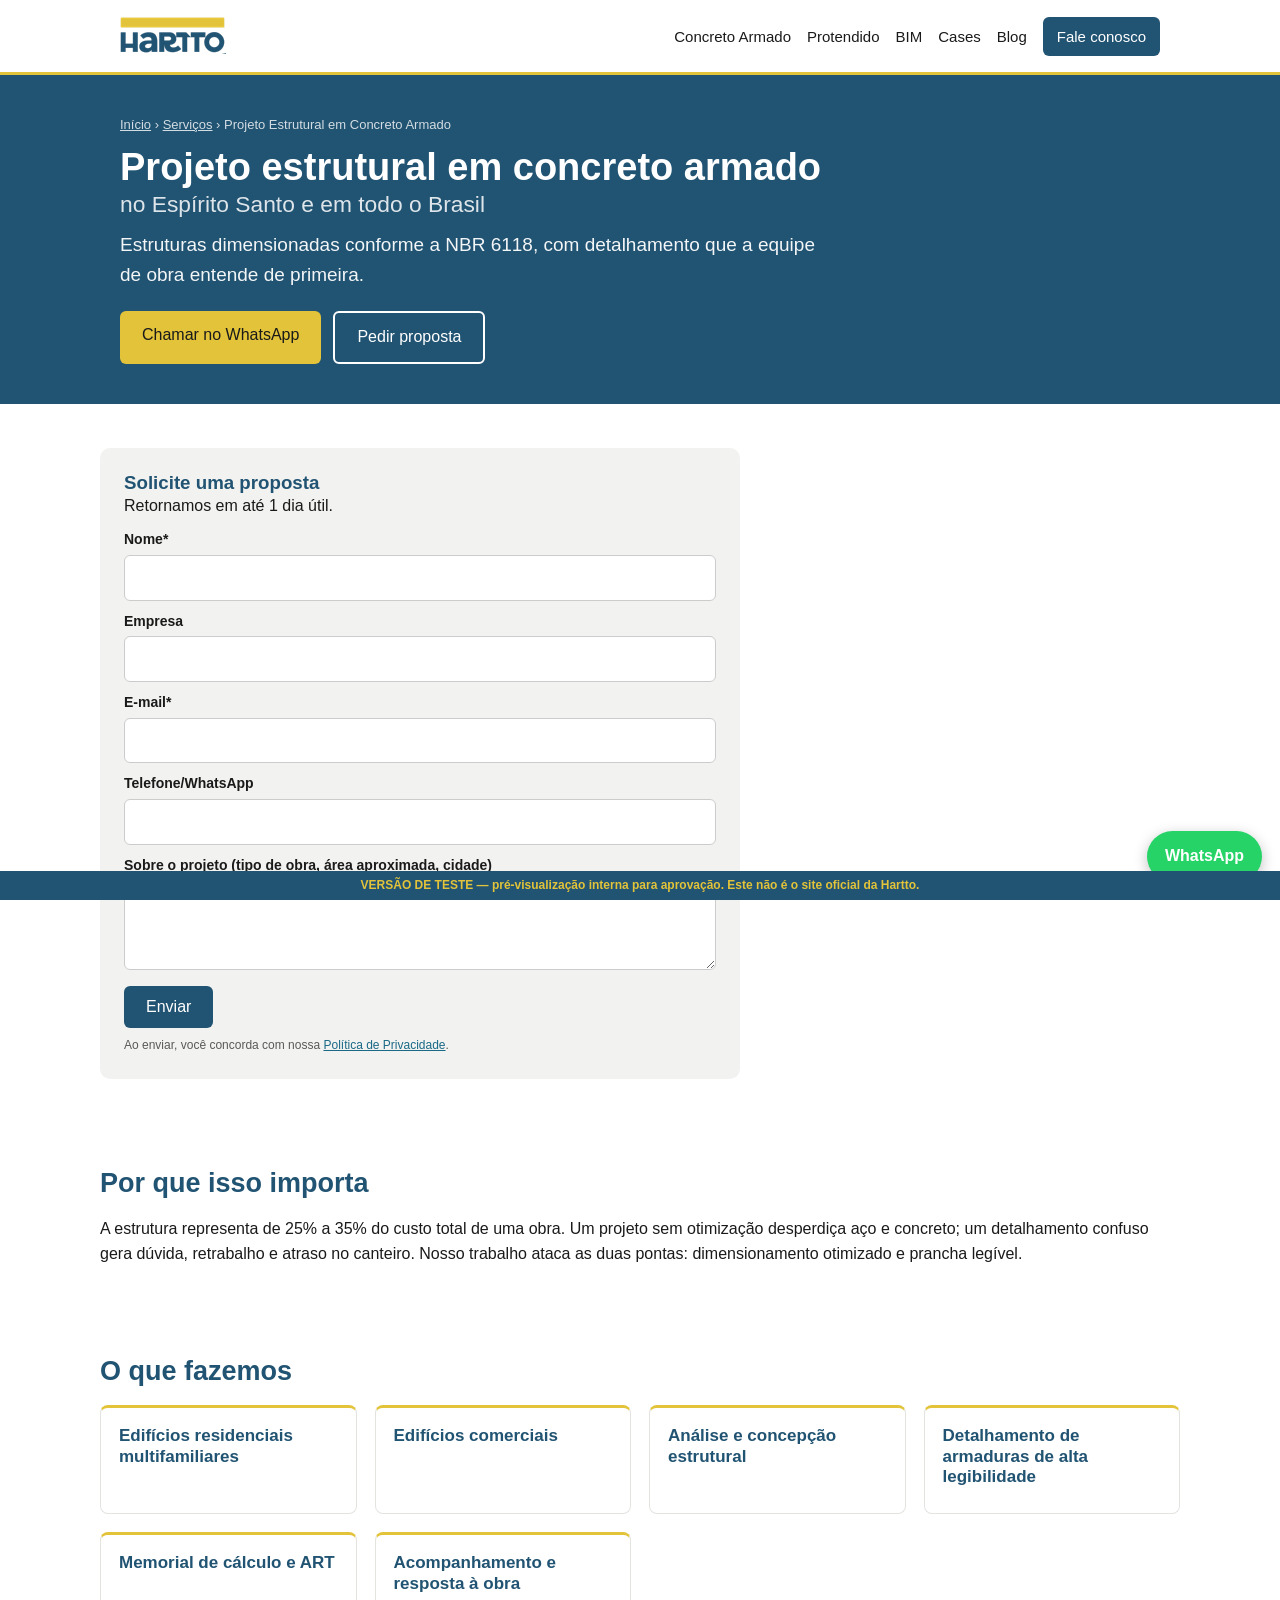
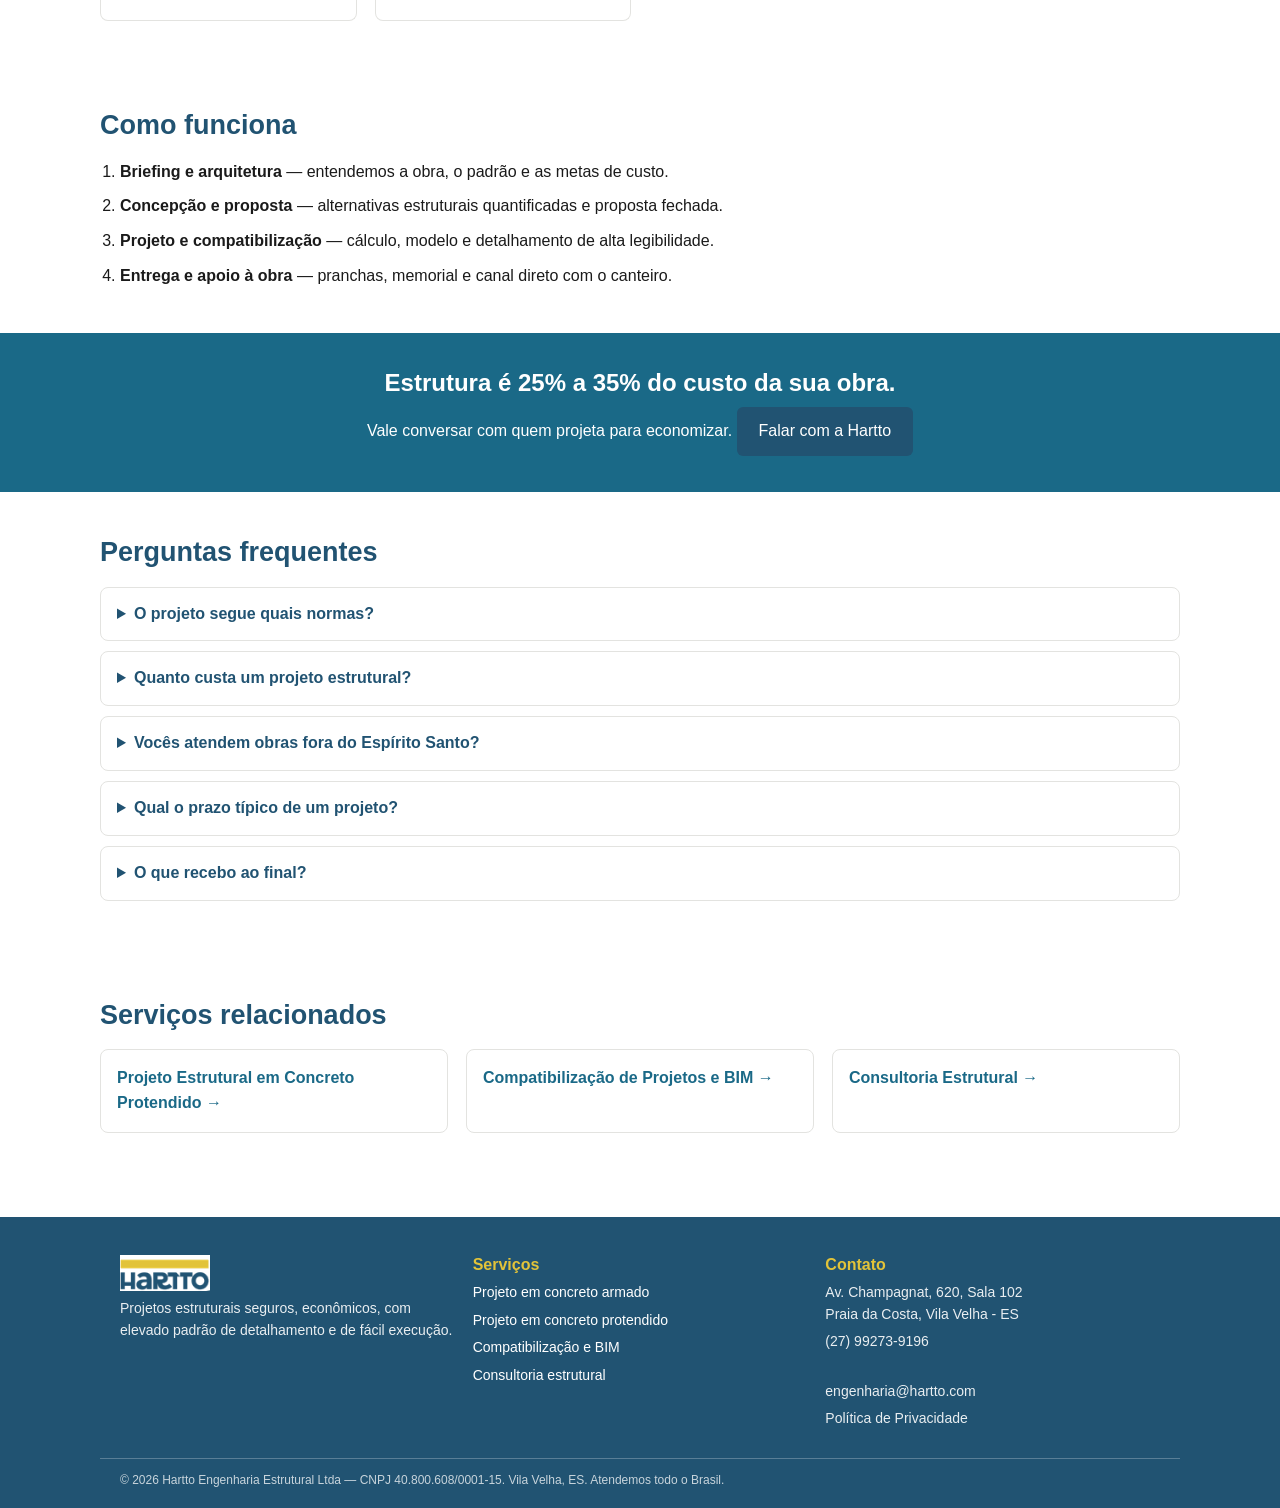
<file: servicos/projeto-estrutural-concreto-armado.html>
<!DOCTYPE html>
<html lang="pt-BR">
<head>
  <meta name="robots" content="noindex, nofollow">
<meta charset="UTF-8">
<meta name="viewport" content="width=device-width, initial-scale=1.0">
<title>Projeto Estrutural em Concreto Armado | Hartto — Vila Velha ES</title>
<meta name="description" content="Projeto de estruturas em concreto armado para edifícios residenciais e comerciais, conforme NBR 6118. Detalhamento de alta precisão e economia de material. Vila Velha ES, atendemos todo o Brasil.">
<link rel="canonical" href="https://www.hartto.com/servicos/projeto-estrutural-concreto-armado.html">
<meta property="og:type" content="website">
<meta property="og:title" content="Projeto Estrutural em Concreto Armado | Hartto — Vila Velha ES">
<meta property="og:description" content="Projeto de estruturas em concreto armado para edifícios residenciais e comerciais, conforme NBR 6118. Detalhamento de alta precisão e economia de material. Vila Velha ES, atendemos todo o Brasil.">
<meta property="og:url" content="https://www.hartto.com/servicos/projeto-estrutural-concreto-armado.html">
<meta property="og:image" content="https://www.hartto.com/assets/img/og-hartto.jpg?v=20260727">
<meta property="og:image:alt" content="Hartto Engenharia Estrutural — projeto estrutural em concreto armado e protendido">
<meta name="twitter:card" content="summary_large_image">
<link rel="stylesheet" href="../assets/css/style.css?v=20260727">
<script type="application/ld+json">{"@context": "https://schema.org", "@type": "BreadcrumbList", "itemListElement": [{"@type": "ListItem", "position": 1, "name": "Início", "item": "https://www.hartto.com/"}, {"@type": "ListItem", "position": 2, "name": "Serviços", "item": "https://www.hartto.com/#servicos"}, {"@type": "ListItem", "position": 3, "name": "Projeto Estrutural em Concreto Armado", "item": "https://www.hartto.com/servicos/projeto-estrutural-concreto-armado.html"}]}</script><script type="application/ld+json">{"@context": "https://schema.org", "@type": "Service", "name": "Projeto Estrutural em Concreto Armado", "provider": {"@type": "ProfessionalService", "name": "Hartto Engenharia Estrutural", "url": "https://www.hartto.com/"}, "areaServed": "Brasil", "description": "Projeto de estruturas em concreto armado para edifícios residenciais e comerciais, conforme NBR 6118. Detalhamento de alta precisão e economia de material. Vila Velha ES, atendemos todo o Brasil."}</script><script type="application/ld+json">{"@context": "https://schema.org", "@type": "FAQPage", "mainEntity": [{"@type": "Question", "name": "O projeto segue quais normas?", "acceptedAnswer": {"@type": "Answer", "text": "O dimensionamento segue a NBR 6118 (estruturas de concreto) e as normas complementares aplicáveis a cada obra, como a NBR 6120 (cargas) e a NBR 15575 (desempenho), sempre nas edições vigentes."}}, {"@type": "Question", "name": "Quanto custa um projeto estrutural?", "acceptedAnswer": {"@type": "Answer", "text": "Depende do porte, da complexidade e do sistema estrutural da obra. Após receber o projeto arquitetônico, apresentamos proposta fechada, sem surpresa no meio do caminho."}}, {"@type": "Question", "name": "Vocês atendem obras fora do Espírito Santo?", "acceptedAnswer": {"@type": "Answer", "text": "Sim. O desenvolvimento é digital (modelos BIM e reuniões remotas) e mantemos canal direto com a equipe de obra, o que nos permite atender construtoras e incorporadoras em todo o Brasil."}}, {"@type": "Question", "name": "Qual o prazo típico de um projeto?", "acceptedAnswer": {"@type": "Answer", "text": "Varia com o porte e as etapas contratadas. Trabalhamos com cronograma definido em proposta e temos o cumprimento de prazos como compromisso central."}}, {"@type": "Question", "name": "O que recebo ao final?", "acceptedAnswer": {"@type": "Answer", "text": "Plantas de fôrma e armação detalhadas, memorial de cálculo, especificações, quantitativos e suporte durante a execução."}}]}</script>
</head>
<body data-page="servicos/projeto-estrutural-concreto-armado.html">
<div style="position:fixed;bottom:0;left:0;right:0;background:#215372;color:#E2C339;text-align:center;padding:6px 10px;font:600 12px/1.4 -apple-system,Arial,sans-serif;z-index:99999;">VERSÃO DE TESTE — pré-visualização interna para aprovação. Este não é o site oficial da Hartto.</div>
<header class="topo">
  <div class="wrap nav">
    <a href="../index.html" class="logo"><img src="../assets/img/logo-hartto.png" alt="Hartto Engenharia Estrutural" width="106" height="42"></a>
    <nav aria-label="Principal">
      <a href="../servicos/projeto-estrutural-concreto-armado.html">Concreto Armado</a>
      <a href="../servicos/projeto-estrutural-concreto-protendido.html">Protendido</a>
      <a href="../servicos/compatibilizacao-projetos-bim.html">BIM</a>
      <a href="../cases.html">Cases</a>
      <a href="../blog/index.html">Blog</a>
      <a href="../contato.html" class="btn btn-sm">Fale conosco</a>
    </nav>
  </div>
</header>

<section class="hero hero-int"><div class="wrap">
  <p class="bc"><a href="../index.html">Início</a> › <a href="../index.html#servicos">Serviços</a> › Projeto Estrutural em Concreto Armado</p>
  <h1>Projeto estrutural em concreto armado <span class="loc">no Espírito Santo e em todo o Brasil</span></h1>
  <p class="sub">Estruturas dimensionadas conforme a NBR 6118, com detalhamento que a equipe de obra entende de primeira.</p>
  <p class="ctas"><a class="btn" data-ev="click_whatsapp" target="_blank" rel="noopener" href="https://wa.me/5527992739196?text=Ol%C3%A1%21%20Quero%20uma%20proposta%20de%20Projeto%20Estrutural%20em%20Concreto%20Armado.">Chamar no WhatsApp</a>
  <a class="btn btn-alt" href="#orcamento">Pedir proposta</a></p>
</div></section>
<section class="wrap sec">
<div class="form-box" id="orcamento">
  <h3>Solicite uma proposta</h3>
  <p>Retornamos em até 1 dia útil.</p>
  <form action="https://api.web3forms.com/submit" method="POST">
    <input type="hidden" name="access_key" value="COLOQUE_AQUI_A_CHAVE_WEB3FORMS">
    <input type="hidden" name="subject" value="Novo lead (Concreto Armado) — hartto.com">
    <input type="hidden" name="origem" value="servicos/projeto-estrutural-concreto-armado.html">
    <input type="hidden" name="servico" value="Concreto Armado">
    <input type="hidden" name="redirect" value="https://www.hartto.com/obrigado.html">
    <input type="checkbox" name="botcheck" class="hp" style="display:none" tabindex="-1" autocomplete="off">
    <label>Nome*<input type="text" name="name" required></label>
    <label>Empresa<input type="text" name="empresa"></label>
    <label>E-mail*<input type="email" name="email" required></label>
    <label>Telefone/WhatsApp<input type="tel" name="telefone"></label>
    <label>Sobre o projeto (tipo de obra, área aproximada, cidade)<textarea name="message" rows="3"></textarea></label>
    <button type="submit" class="btn" data-ev="form_submit">Enviar</button>
    <p class="mini">Ao enviar, você concorda com nossa <a href="https://www.hartto.com/privacidade">Política de Privacidade</a>.</p>
  </form>
</div>
</section>
<section class="wrap sec"><h2>Por que isso importa</h2><p>A estrutura representa de 25% a 35% do custo total de uma obra. Um projeto sem otimização desperdiça aço e concreto; um detalhamento confuso gera dúvida, retrabalho e atraso no canteiro. Nosso trabalho ataca as duas pontas: dimensionamento otimizado e prancha legível.</p></section>
<section class="wrap sec"><h2>O que fazemos</h2><div class="grid3"><div class="card"><h3>Edifícios residenciais multifamiliares</h3></div><div class="card"><h3>Edifícios comerciais</h3></div><div class="card"><h3>Análise e concepção estrutural</h3></div><div class="card"><h3>Detalhamento de armaduras de alta legibilidade</h3></div><div class="card"><h3>Memorial de cálculo e ART</h3></div><div class="card"><h3>Acompanhamento e resposta à obra</h3></div></div></section>
<section class="wrap sec"><h2>Como funciona</h2>
        <ol class="passos">
          <li><strong>Briefing e arquitetura</strong> — entendemos a obra, o padrão e as metas de custo.</li>
          <li><strong>Concepção e proposta</strong> — alternativas estruturais quantificadas e proposta fechada.</li>
          <li><strong>Projeto e compatibilização</strong> — cálculo, modelo e detalhamento de alta legibilidade.</li>
          <li><strong>Entrega e apoio à obra</strong> — pranchas, memorial e canal direto com o canteiro.</li>
        </ol></section>
<section class="cta-banner"><div class="wrap"><h2>Estrutura é 25% a 35% do custo da sua obra.</h2>
<p>Vale conversar com quem projeta para economizar. <a class="btn" data-ev="click_whatsapp" target="_blank" rel="noopener" href="https://wa.me/5527992739196?text=Ol%C3%A1%21%20Vim%20pelo%20site%20e%20quero%20conversar%20sobre%20Projeto%20Estrutural%20em%20Concreto%20Armado.">Falar com a Hartto</a></p></div></section>
<section class="wrap sec"><h2>Perguntas frequentes</h2><details><summary>O projeto segue quais normas?</summary><p>O dimensionamento segue a NBR 6118 (estruturas de concreto) e as normas complementares aplicáveis a cada obra, como a NBR 6120 (cargas) e a NBR 15575 (desempenho), sempre nas edições vigentes.</p></details><details><summary>Quanto custa um projeto estrutural?</summary><p>Depende do porte, da complexidade e do sistema estrutural da obra. Após receber o projeto arquitetônico, apresentamos proposta fechada, sem surpresa no meio do caminho.</p></details><details><summary>Vocês atendem obras fora do Espírito Santo?</summary><p>Sim. O desenvolvimento é digital (modelos BIM e reuniões remotas) e mantemos canal direto com a equipe de obra, o que nos permite atender construtoras e incorporadoras em todo o Brasil.</p></details><details><summary>Qual o prazo típico de um projeto?</summary><p>Varia com o porte e as etapas contratadas. Trabalhamos com cronograma definido em proposta e temos o cumprimento de prazos como compromisso central.</p></details><details><summary>O que recebo ao final?</summary><p>Plantas de fôrma e armação detalhadas, memorial de cálculo, especificações, quantitativos e suporte durante a execução.</p></details></section>
<section class="wrap sec"><h2>Serviços relacionados</h2><div class="grid3"><a class="card-link" href="../projeto-estrutural-concreto-protendido.html">Projeto Estrutural em Concreto Protendido →</a><a class="card-link" href="../compatibilizacao-projetos-bim.html">Compatibilização de Projetos e BIM →</a><a class="card-link" href="../consultoria-estrutural.html">Consultoria Estrutural →</a></div></section>

<footer class="rodape">
  <div class="wrap grid3">
    <div>
      <img src="../assets/img/logo-hartto.png" alt="Hartto" width="90" height="36">
      <p>Projetos estruturais seguros, econômicos, com elevado padrão de detalhamento e de fácil execução.</p>
    </div>
    <div>
      <h4>Serviços</h4>
      <a href="../servicos/projeto-estrutural-concreto-armado.html">Projeto em concreto armado</a>
      <a href="../servicos/projeto-estrutural-concreto-protendido.html">Projeto em concreto protendido</a>
      <a href="../servicos/compatibilizacao-projetos-bim.html">Compatibilização e BIM</a>
      <a href="../servicos/consultoria-estrutural.html">Consultoria estrutural</a>
    </div>
    <div>
      <h4>Contato</h4>
      <p>Av. Champagnat, 620, Sala 102<br>Praia da Costa, Vila Velha - ES</p>
      <p><a href="tel:+555527992739196" data-ev="click_phone">(27) 99273-9196</a><br>
      <a href="mailto:engenharia@hartto.com" data-ev="click_email">engenharia@hartto.com</a></p>
      <p><a href="../privacidade">Política de Privacidade</a></p>
    </div>
  </div>
  <div class="wrap legal"><p>© 2026 Hartto Engenharia Estrutural Ltda — CNPJ 40.800.608/0001-15. Vila Velha, ES. Atendemos todo o Brasil.</p></div>
</footer>
<a class="zap-flutuante" data-ev="click_whatsapp" href="https://wa.me/5527992739196?text=Ol%C3%A1%21%20Vim%20pelo%20site%20da%20Hartto%20e%20gostaria%20de%20falar%20sobre%20um%20projeto%20estrutural." target="_blank" rel="noopener" aria-label="WhatsApp">WhatsApp</a>
<script src="../assets/js/main.js?v=20260727"></script>
</body>
</html>
</file>
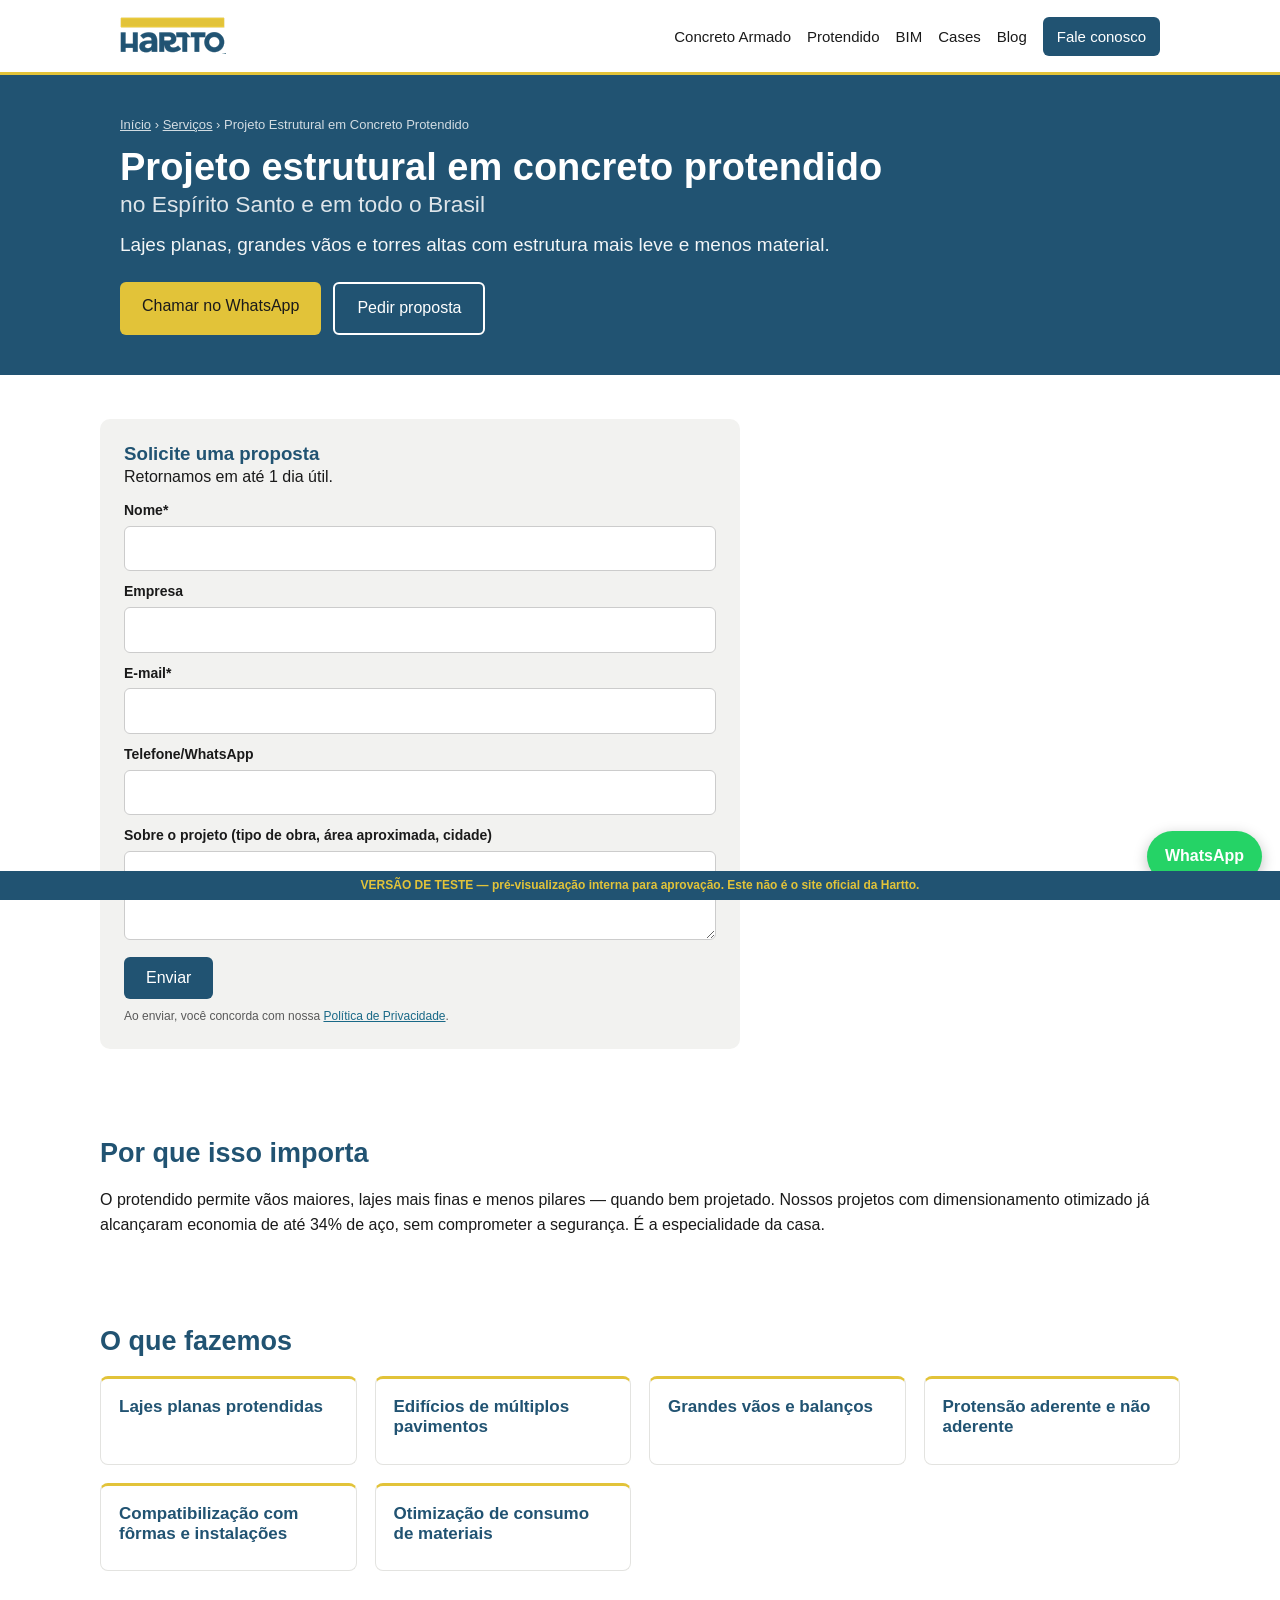
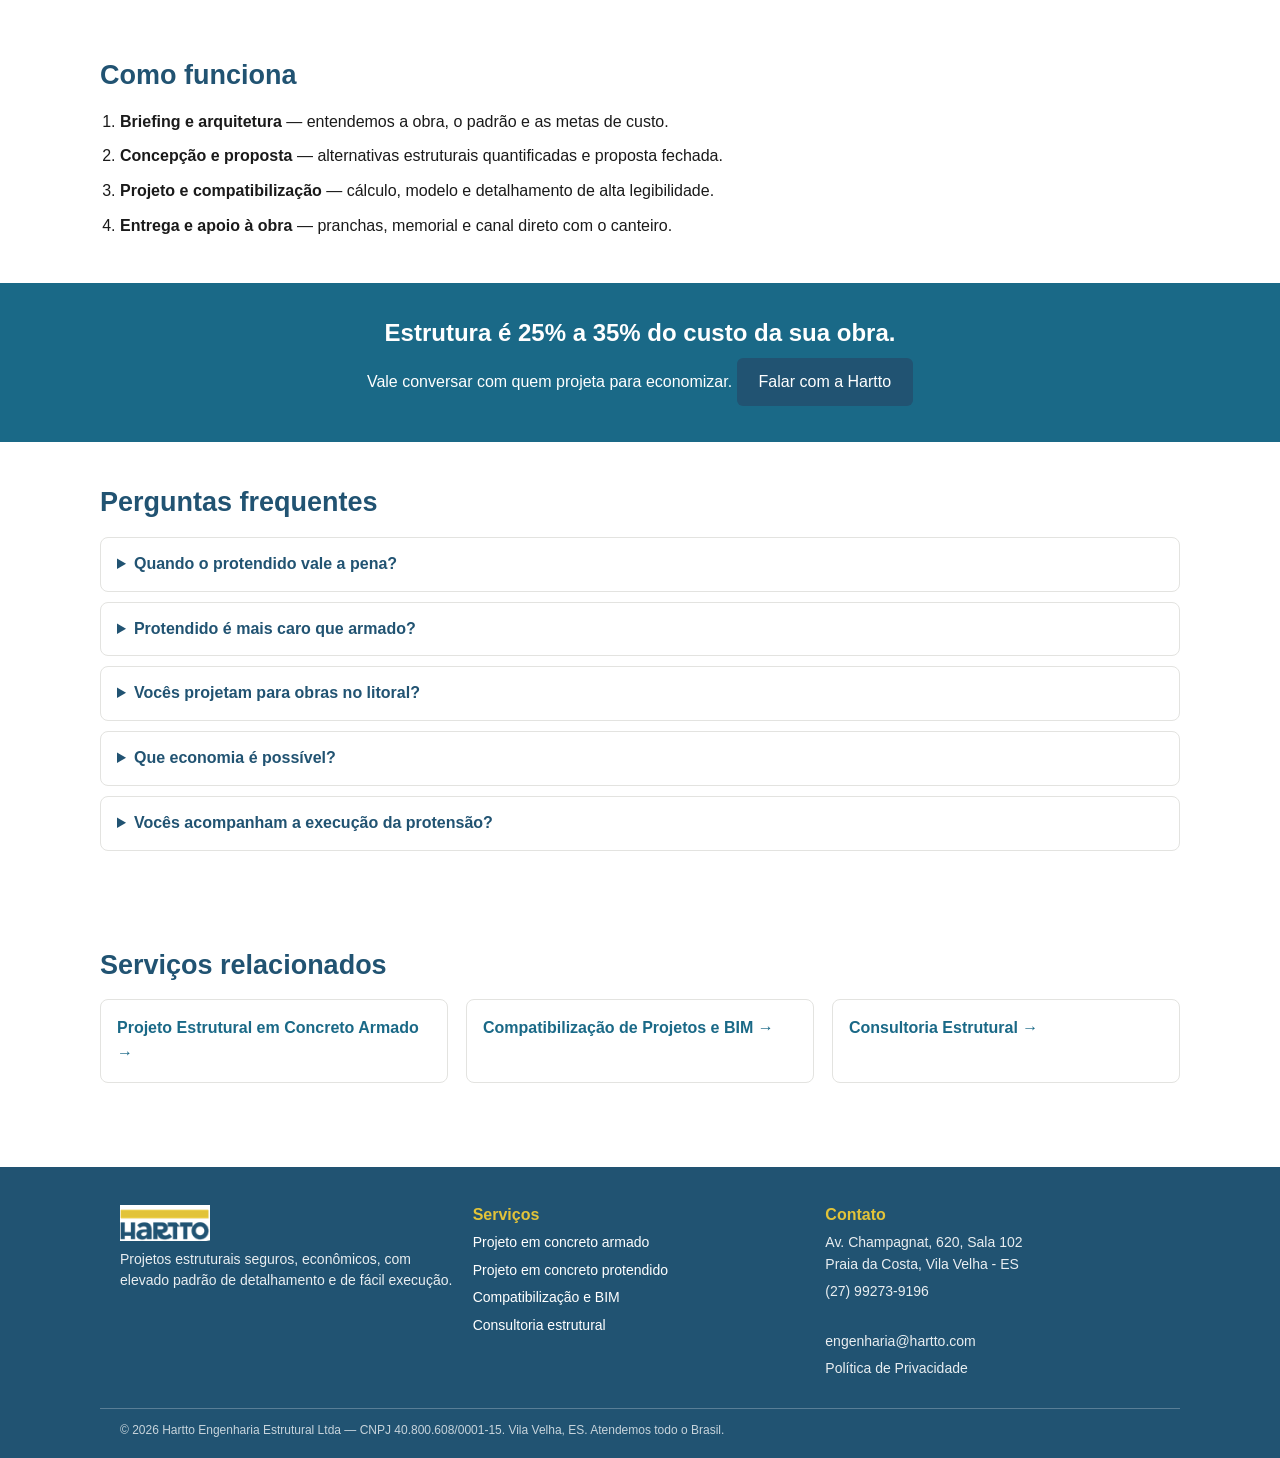
<file: servicos/projeto-estrutural-concreto-protendido.html>
<!DOCTYPE html>
<html lang="pt-BR">
<head>
  <meta name="robots" content="noindex, nofollow">
<meta charset="UTF-8">
<meta name="viewport" content="width=device-width, initial-scale=1.0">
<title>Projeto de Concreto Protendido e Lajes Protendidas | Hartto ES</title>
<meta name="description" content="Projeto de estruturas em concreto protendido: lajes planas, grandes vãos e torres. Economia de até 34% de aço com dimensionamento otimizado. Hartto — Vila Velha ES.">
<link rel="canonical" href="https://www.hartto.com/servicos/projeto-estrutural-concreto-protendido.html">
<meta property="og:type" content="website">
<meta property="og:title" content="Projeto de Concreto Protendido e Lajes Protendidas | Hartto ES">
<meta property="og:description" content="Projeto de estruturas em concreto protendido: lajes planas, grandes vãos e torres. Economia de até 34% de aço com dimensionamento otimizado. Hartto — Vila Velha ES.">
<meta property="og:url" content="https://www.hartto.com/servicos/projeto-estrutural-concreto-protendido.html">
<meta property="og:image" content="https://www.hartto.com/assets/img/og-hartto.jpg?v=20260727">
<meta property="og:image:alt" content="Hartto Engenharia Estrutural — projeto estrutural em concreto armado e protendido">
<meta name="twitter:card" content="summary_large_image">
<link rel="stylesheet" href="../assets/css/style.css?v=20260727">
<script type="application/ld+json">{"@context": "https://schema.org", "@type": "BreadcrumbList", "itemListElement": [{"@type": "ListItem", "position": 1, "name": "Início", "item": "https://www.hartto.com/"}, {"@type": "ListItem", "position": 2, "name": "Serviços", "item": "https://www.hartto.com/#servicos"}, {"@type": "ListItem", "position": 3, "name": "Projeto Estrutural em Concreto Protendido", "item": "https://www.hartto.com/servicos/projeto-estrutural-concreto-protendido.html"}]}</script><script type="application/ld+json">{"@context": "https://schema.org", "@type": "Service", "name": "Projeto Estrutural em Concreto Protendido", "provider": {"@type": "ProfessionalService", "name": "Hartto Engenharia Estrutural", "url": "https://www.hartto.com/"}, "areaServed": "Brasil", "description": "Projeto de estruturas em concreto protendido: lajes planas, grandes vãos e torres. Economia de até 34% de aço com dimensionamento otimizado. Hartto — Vila Velha ES."}</script><script type="application/ld+json">{"@context": "https://schema.org", "@type": "FAQPage", "mainEntity": [{"@type": "Question", "name": "Quando o protendido vale a pena?", "acceptedAnswer": {"@type": "Answer", "text": "Em lajes com vãos maiores, pavimentos-tipo repetidos, torres altas e projetos onde reduzir a espessura da laje e o número de pilares traz ganho de arquitetura e de custo. Avaliamos caso a caso, com números."}}, {"@type": "Question", "name": "Protendido é mais caro que armado?", "acceptedAnswer": {"@type": "Answer", "text": "O custo por metro cúbico é maior, mas o consumo total de material costuma cair. A conta certa compara o custo global da estrutura — e é essa conta que apresentamos na concepção."}}, {"@type": "Question", "name": "Vocês projetam para obras no litoral?", "acceptedAnswer": {"@type": "Answer", "text": "Sim. Torres à beira-mar exigem atenção especial à durabilidade (cobrimentos, classe de agressividade ambiental conforme NBR 6118) e são um dos nossos focos de atuação."}}, {"@type": "Question", "name": "Que economia é possível?", "acceptedAnswer": {"@type": "Answer", "text": "Cada obra é única, mas nossos projetos otimizados já alcançaram até 34% de economia de aço em relação a soluções convencionais. Mostramos a estimativa na proposta."}}, {"@type": "Question", "name": "Vocês acompanham a execução da protensão?", "acceptedAnswer": {"@type": "Answer", "text": "Mantemos canal direto com a obra, com plano de protensão detalhado e resposta ágil às dúvidas da equipe de campo."}}]}</script>
</head>
<body data-page="servicos/projeto-estrutural-concreto-protendido.html">
<div style="position:fixed;bottom:0;left:0;right:0;background:#215372;color:#E2C339;text-align:center;padding:6px 10px;font:600 12px/1.4 -apple-system,Arial,sans-serif;z-index:99999;">VERSÃO DE TESTE — pré-visualização interna para aprovação. Este não é o site oficial da Hartto.</div>
<header class="topo">
  <div class="wrap nav">
    <a href="../index.html" class="logo"><img src="../assets/img/logo-hartto.png" alt="Hartto Engenharia Estrutural" width="106" height="42"></a>
    <nav aria-label="Principal">
      <a href="../servicos/projeto-estrutural-concreto-armado.html">Concreto Armado</a>
      <a href="../servicos/projeto-estrutural-concreto-protendido.html">Protendido</a>
      <a href="../servicos/compatibilizacao-projetos-bim.html">BIM</a>
      <a href="../cases.html">Cases</a>
      <a href="../blog/index.html">Blog</a>
      <a href="../contato.html" class="btn btn-sm">Fale conosco</a>
    </nav>
  </div>
</header>

<section class="hero hero-int"><div class="wrap">
  <p class="bc"><a href="../index.html">Início</a> › <a href="../index.html#servicos">Serviços</a> › Projeto Estrutural em Concreto Protendido</p>
  <h1>Projeto estrutural em concreto protendido <span class="loc">no Espírito Santo e em todo o Brasil</span></h1>
  <p class="sub">Lajes planas, grandes vãos e torres altas com estrutura mais leve e menos material.</p>
  <p class="ctas"><a class="btn" data-ev="click_whatsapp" target="_blank" rel="noopener" href="https://wa.me/5527992739196?text=Ol%C3%A1%21%20Quero%20uma%20proposta%20de%20Projeto%20Estrutural%20em%20Concreto%20Protendido.">Chamar no WhatsApp</a>
  <a class="btn btn-alt" href="#orcamento">Pedir proposta</a></p>
</div></section>
<section class="wrap sec">
<div class="form-box" id="orcamento">
  <h3>Solicite uma proposta</h3>
  <p>Retornamos em até 1 dia útil.</p>
  <form action="https://api.web3forms.com/submit" method="POST">
    <input type="hidden" name="access_key" value="COLOQUE_AQUI_A_CHAVE_WEB3FORMS">
    <input type="hidden" name="subject" value="Novo lead (Concreto Protendido) — hartto.com">
    <input type="hidden" name="origem" value="servicos/projeto-estrutural-concreto-protendido.html">
    <input type="hidden" name="servico" value="Concreto Protendido">
    <input type="hidden" name="redirect" value="https://www.hartto.com/obrigado.html">
    <input type="checkbox" name="botcheck" class="hp" style="display:none" tabindex="-1" autocomplete="off">
    <label>Nome*<input type="text" name="name" required></label>
    <label>Empresa<input type="text" name="empresa"></label>
    <label>E-mail*<input type="email" name="email" required></label>
    <label>Telefone/WhatsApp<input type="tel" name="telefone"></label>
    <label>Sobre o projeto (tipo de obra, área aproximada, cidade)<textarea name="message" rows="3"></textarea></label>
    <button type="submit" class="btn" data-ev="form_submit">Enviar</button>
    <p class="mini">Ao enviar, você concorda com nossa <a href="https://www.hartto.com/privacidade">Política de Privacidade</a>.</p>
  </form>
</div>
</section>
<section class="wrap sec"><h2>Por que isso importa</h2><p>O protendido permite vãos maiores, lajes mais finas e menos pilares — quando bem projetado. Nossos projetos com dimensionamento otimizado já alcançaram economia de até 34% de aço, sem comprometer a segurança. É a especialidade da casa.</p></section>
<section class="wrap sec"><h2>O que fazemos</h2><div class="grid3"><div class="card"><h3>Lajes planas protendidas</h3></div><div class="card"><h3>Edifícios de múltiplos pavimentos</h3></div><div class="card"><h3>Grandes vãos e balanços</h3></div><div class="card"><h3>Protensão aderente e não aderente</h3></div><div class="card"><h3>Compatibilização com fôrmas e instalações</h3></div><div class="card"><h3>Otimização de consumo de materiais</h3></div></div></section>
<section class="wrap sec"><h2>Como funciona</h2>
        <ol class="passos">
          <li><strong>Briefing e arquitetura</strong> — entendemos a obra, o padrão e as metas de custo.</li>
          <li><strong>Concepção e proposta</strong> — alternativas estruturais quantificadas e proposta fechada.</li>
          <li><strong>Projeto e compatibilização</strong> — cálculo, modelo e detalhamento de alta legibilidade.</li>
          <li><strong>Entrega e apoio à obra</strong> — pranchas, memorial e canal direto com o canteiro.</li>
        </ol></section>
<section class="cta-banner"><div class="wrap"><h2>Estrutura é 25% a 35% do custo da sua obra.</h2>
<p>Vale conversar com quem projeta para economizar. <a class="btn" data-ev="click_whatsapp" target="_blank" rel="noopener" href="https://wa.me/5527992739196?text=Ol%C3%A1%21%20Vim%20pelo%20site%20e%20quero%20conversar%20sobre%20Projeto%20Estrutural%20em%20Concreto%20Protendido.">Falar com a Hartto</a></p></div></section>
<section class="wrap sec"><h2>Perguntas frequentes</h2><details><summary>Quando o protendido vale a pena?</summary><p>Em lajes com vãos maiores, pavimentos-tipo repetidos, torres altas e projetos onde reduzir a espessura da laje e o número de pilares traz ganho de arquitetura e de custo. Avaliamos caso a caso, com números.</p></details><details><summary>Protendido é mais caro que armado?</summary><p>O custo por metro cúbico é maior, mas o consumo total de material costuma cair. A conta certa compara o custo global da estrutura — e é essa conta que apresentamos na concepção.</p></details><details><summary>Vocês projetam para obras no litoral?</summary><p>Sim. Torres à beira-mar exigem atenção especial à durabilidade (cobrimentos, classe de agressividade ambiental conforme NBR 6118) e são um dos nossos focos de atuação.</p></details><details><summary>Que economia é possível?</summary><p>Cada obra é única, mas nossos projetos otimizados já alcançaram até 34% de economia de aço em relação a soluções convencionais. Mostramos a estimativa na proposta.</p></details><details><summary>Vocês acompanham a execução da protensão?</summary><p>Mantemos canal direto com a obra, com plano de protensão detalhado e resposta ágil às dúvidas da equipe de campo.</p></details></section>
<section class="wrap sec"><h2>Serviços relacionados</h2><div class="grid3"><a class="card-link" href="../projeto-estrutural-concreto-armado.html">Projeto Estrutural em Concreto Armado →</a><a class="card-link" href="../compatibilizacao-projetos-bim.html">Compatibilização de Projetos e BIM →</a><a class="card-link" href="../consultoria-estrutural.html">Consultoria Estrutural →</a></div></section>

<footer class="rodape">
  <div class="wrap grid3">
    <div>
      <img src="../assets/img/logo-hartto.png" alt="Hartto" width="90" height="36">
      <p>Projetos estruturais seguros, econômicos, com elevado padrão de detalhamento e de fácil execução.</p>
    </div>
    <div>
      <h4>Serviços</h4>
      <a href="../servicos/projeto-estrutural-concreto-armado.html">Projeto em concreto armado</a>
      <a href="../servicos/projeto-estrutural-concreto-protendido.html">Projeto em concreto protendido</a>
      <a href="../servicos/compatibilizacao-projetos-bim.html">Compatibilização e BIM</a>
      <a href="../servicos/consultoria-estrutural.html">Consultoria estrutural</a>
    </div>
    <div>
      <h4>Contato</h4>
      <p>Av. Champagnat, 620, Sala 102<br>Praia da Costa, Vila Velha - ES</p>
      <p><a href="tel:+555527992739196" data-ev="click_phone">(27) 99273-9196</a><br>
      <a href="mailto:engenharia@hartto.com" data-ev="click_email">engenharia@hartto.com</a></p>
      <p><a href="../privacidade">Política de Privacidade</a></p>
    </div>
  </div>
  <div class="wrap legal"><p>© 2026 Hartto Engenharia Estrutural Ltda — CNPJ 40.800.608/0001-15. Vila Velha, ES. Atendemos todo o Brasil.</p></div>
</footer>
<a class="zap-flutuante" data-ev="click_whatsapp" href="https://wa.me/5527992739196?text=Ol%C3%A1%21%20Vim%20pelo%20site%20da%20Hartto%20e%20gostaria%20de%20falar%20sobre%20um%20projeto%20estrutural." target="_blank" rel="noopener" aria-label="WhatsApp">WhatsApp</a>
<script src="../assets/js/main.js?v=20260727"></script>
</body>
</html>
</file>
<file: assets/css/style.css>
:root{--azul:#215372;--amarelo:#E2C339;--petroleo:#1A6987;--grafite:#1a1a1a;--cinza:#595959;--off:#F2F2F0}
*{margin:0;padding:0;box-sizing:border-box}
body{font-family:Arial,Helvetica,sans-serif;color:var(--grafite);line-height:1.55}
.wrap{max-width:1080px;margin:0 auto;padding:0 20px}
a{color:var(--petroleo)} h1,h2,h3,h4{color:var(--azul);line-height:1.2}
.topo{border-bottom:3px solid var(--amarelo);background:#fff;position:sticky;top:0;z-index:50}
.nav{display:flex;align-items:center;justify-content:space-between;padding:12px 20px;gap:12px;flex-wrap:wrap}
.nav nav{display:flex;gap:16px;align-items:center;flex-wrap:wrap}
.nav a{text-decoration:none;color:var(--grafite);font-size:15px}
.btn{display:inline-block;background:var(--azul);color:#fff!important;padding:12px 22px;border-radius:6px;text-decoration:none;border:0;font-size:16px;cursor:pointer}
.btn-alt{background:var(--amarelo);color:var(--grafite)!important}
.btn-sm{padding:8px 14px;font-size:14px}
.hero{background:var(--azul);color:#fff;padding:64px 0}
.hero h1{color:#fff;font-size:38px;margin-bottom:12px}
.hero .sub{font-size:19px;max-width:720px;opacity:.95}
.hero .ctas{margin-top:22px;display:flex;gap:12px;flex-wrap:wrap}
.hero-int{padding:40px 0}
.hero .bc{font-size:13px;opacity:.8;margin-bottom:10px}
.hero .bc a{color:#fff}
.loc{font-weight:400;font-size:60%;display:block;opacity:.85}
.numeros{background:var(--off);padding:26px 0;border-bottom:3px solid var(--amarelo)}
.grid4{display:grid;grid-template-columns:repeat(auto-fit,minmax(200px,1fr));gap:18px}
.grid3{display:grid;grid-template-columns:repeat(auto-fit,minmax(240px,1fr));gap:18px}
.grid2{display:grid;grid-template-columns:repeat(auto-fit,minmax(300px,1fr));gap:22px}
.numeros strong{display:block;font-size:26px;color:var(--azul)}
.numeros span{font-size:14px;color:var(--cinza)}
.sec{padding:44px 0}
.sec h2{margin-bottom:18px;font-size:27px}
.card{background:#fff;border:1px solid #e3e3e0;border-top:3px solid var(--amarelo);border-radius:8px;padding:18px}
.card h3{font-size:17px;margin-bottom:8px}
.card .mais{font-size:14px}
.card-link{display:block;padding:16px;border:1px solid #e3e3e0;border-radius:8px;text-decoration:none;font-weight:bold}
.passos{padding-left:20px;display:grid;gap:10px;max-width:720px}
.cta-banner{background:var(--petroleo);color:#fff;padding:36px 0;text-align:center}
.cta-banner h2{color:#fff;margin-bottom:10px}
.depo{background:var(--off);padding:44px 0;text-align:center}
.depo blockquote{font-size:21px;color:var(--azul);max-width:760px;margin:0 auto 10px;font-style:italic}
.depo .autor{font-weight:bold}
.depo .clientes{color:var(--cinza);font-size:14px;margin-top:8px}
details{border:1px solid #e3e3e0;border-radius:8px;padding:14px 16px;margin-bottom:10px}
summary{font-weight:bold;color:var(--azul);cursor:pointer}
details p{margin-top:10px}
.form-box{background:var(--off);border-radius:10px;padding:24px;max-width:640px}
.form-box label{display:block;margin:10px 0;font-size:14px;font-weight:bold}
.form-box input,.form-box textarea{width:100%;padding:11px;border:1px solid #ccc;border-radius:6px;font:inherit;margin-top:4px}
.form-box .mini{font-size:12px;color:var(--cinza);margin-top:8px}
.case{border-left:4px solid var(--amarelo);padding:6px 0 6px 18px;margin-bottom:26px}
.artigo p{margin-bottom:14px;max-width:760px}
.artigo h2{margin:24px 0 10px}
.texto-legal p{margin-bottom:12px;max-width:800px}
.texto-legal h2{margin:22px 0 8px;font-size:20px}
.rodape{background:var(--azul);color:#fff;padding:38px 0 12px;margin-top:40px}
.rodape h4{color:var(--amarelo);margin-bottom:8px}
.rodape a{color:#fff;display:block;text-decoration:none;margin-bottom:6px;font-size:14px}
.rodape p{font-size:14px;opacity:.9;margin-bottom:6px}
.legal{border-top:1px solid rgba(255,255,255,.25);margin-top:22px;padding-top:12px}
.legal p{font-size:12px;opacity:.75}
.zap-flutuante{position:fixed;right:18px;bottom:18px;background:#25D366;color:#fff;padding:13px 18px;border-radius:30px;text-decoration:none;font-weight:bold;box-shadow:0 4px 14px rgba(0,0,0,.25);z-index:99}
@media(max-width:640px){.hero h1{font-size:28px}}
.hero .btn{background:var(--amarelo);color:var(--grafite)!important}
.hero .btn-alt{background:transparent;border:2px solid #fff;color:#fff!important}
</file>
